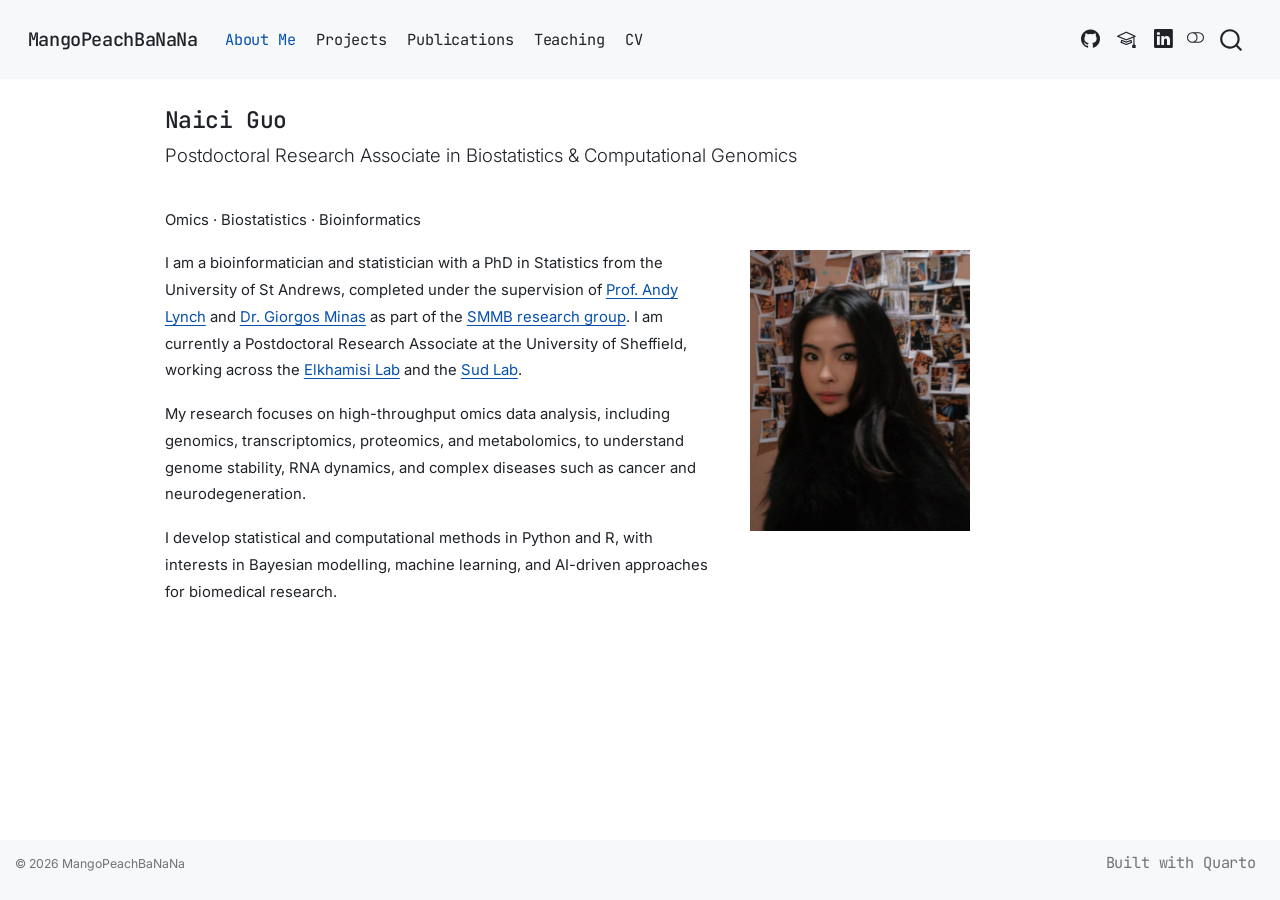
<file: index.html>
<!DOCTYPE html>
<html xmlns="http://www.w3.org/1999/xhtml" lang="en" xml:lang="en"><head>

<meta charset="utf-8">
<meta name="generator" content="quarto-1.8.27">

<meta name="viewport" content="width=device-width, initial-scale=1.0, user-scalable=yes">


<title>Naici Guo – MangoPeachBaNaNa</title>
<style>
code{white-space: pre-wrap;}
span.smallcaps{font-variant: small-caps;}
div.columns{display: flex; gap: min(4vw, 1.5em);}
div.column{flex: auto; overflow-x: auto;}
div.hanging-indent{margin-left: 1.5em; text-indent: -1.5em;}
ul.task-list{list-style: none;}
ul.task-list li input[type="checkbox"] {
  width: 0.8em;
  margin: 0 0.8em 0.2em -1em; /* quarto-specific, see https://github.com/quarto-dev/quarto-cli/issues/4556 */ 
  vertical-align: middle;
}
</style>


<script src="site_libs/quarto-nav/quarto-nav.js"></script>
<script src="site_libs/quarto-nav/headroom.min.js"></script>
<script src="site_libs/clipboard/clipboard.min.js"></script>
<script src="site_libs/quarto-search/autocomplete.umd.js"></script>
<script src="site_libs/quarto-search/fuse.min.js"></script>
<script src="site_libs/quarto-search/quarto-search.js"></script>
<meta name="quarto:offset" content="./">
<script src="site_libs/quarto-html/quarto.js" type="module"></script>
<script src="site_libs/quarto-html/tabsets/tabsets.js" type="module"></script>
<script src="site_libs/quarto-html/axe/axe-check.js" type="module"></script>
<script src="site_libs/quarto-html/popper.min.js"></script>
<script src="site_libs/quarto-html/tippy.umd.min.js"></script>
<script src="site_libs/quarto-html/anchor.min.js"></script>
<link href="site_libs/quarto-html/tippy.css" rel="stylesheet">
<link href="site_libs/quarto-html/quarto-syntax-highlighting-1db93ad564941799b89f6d85020963cd.css" rel="stylesheet" class="quarto-color-scheme" id="quarto-text-highlighting-styles">
<link href="site_libs/quarto-html/quarto-syntax-highlighting-dark-fd24eeb1afc0716289c82790ee1a7115.css" rel="stylesheet" class="quarto-color-scheme quarto-color-alternate" id="quarto-text-highlighting-styles">
<link href="site_libs/quarto-html/quarto-syntax-highlighting-1db93ad564941799b89f6d85020963cd.css" rel="stylesheet" class="quarto-color-scheme-extra" id="quarto-text-highlighting-styles">
<script src="site_libs/bootstrap/bootstrap.min.js"></script>
<link href="site_libs/bootstrap/bootstrap-icons.css" rel="stylesheet">
<link href="site_libs/bootstrap/bootstrap-f5eb65f6535cfbf44bdd7aae90d373fe.min.css" rel="stylesheet" append-hash="true" class="quarto-color-scheme" id="quarto-bootstrap" data-mode="light">
<link href="site_libs/bootstrap/bootstrap-dark-f8e4020b0d215e789e7d30422905dccf.min.css" rel="stylesheet" append-hash="true" class="quarto-color-scheme quarto-color-alternate" id="quarto-bootstrap" data-mode="dark">
<link href="site_libs/bootstrap/bootstrap-f5eb65f6535cfbf44bdd7aae90d373fe.min.css" rel="stylesheet" append-hash="true" class="quarto-color-scheme-extra" id="quarto-bootstrap" data-mode="light">
<script id="quarto-search-options" type="application/json">{
  "location": "navbar",
  "copy-button": false,
  "collapse-after": 3,
  "panel-placement": "end",
  "type": "overlay",
  "limit": 50,
  "keyboard-shortcut": [
    "f",
    "/",
    "s"
  ],
  "show-item-context": false,
  "language": {
    "search-no-results-text": "No results",
    "search-matching-documents-text": "matching documents",
    "search-copy-link-title": "Copy link to search",
    "search-hide-matches-text": "Hide additional matches",
    "search-more-match-text": "more match in this document",
    "search-more-matches-text": "more matches in this document",
    "search-clear-button-title": "Clear",
    "search-text-placeholder": "",
    "search-detached-cancel-button-title": "Cancel",
    "search-submit-button-title": "Submit",
    "search-label": "Search"
  }
}</script>
<style>html{ scroll-behavior: smooth; }</style>


<link rel="stylesheet" href="styles.css">
</head>

<body class="nav-fixed quarto-light"><script id="quarto-html-before-body" type="application/javascript">
    const toggleBodyColorMode = (bsSheetEl) => {
      const mode = bsSheetEl.getAttribute("data-mode");
      const bodyEl = window.document.querySelector("body");
      if (mode === "dark") {
        bodyEl.classList.add("quarto-dark");
        bodyEl.classList.remove("quarto-light");
      } else {
        bodyEl.classList.add("quarto-light");
        bodyEl.classList.remove("quarto-dark");
      }
    }
    const toggleBodyColorPrimary = () => {
      const bsSheetEl = window.document.querySelector("link#quarto-bootstrap:not([rel=disabled-stylesheet])");
      if (bsSheetEl) {
        toggleBodyColorMode(bsSheetEl);
      }
    }
    const setColorSchemeToggle = (alternate) => {
      const toggles = window.document.querySelectorAll('.quarto-color-scheme-toggle');
      for (let i=0; i < toggles.length; i++) {
        const toggle = toggles[i];
        if (toggle) {
          if (alternate) {
            toggle.classList.add("alternate");
          } else {
            toggle.classList.remove("alternate");
          }
        }
      }
    };
    const toggleColorMode = (alternate) => {
      // Switch the stylesheets
      const primaryStylesheets = window.document.querySelectorAll('link.quarto-color-scheme:not(.quarto-color-alternate)');
      const alternateStylesheets = window.document.querySelectorAll('link.quarto-color-scheme.quarto-color-alternate');
      manageTransitions('#quarto-margin-sidebar .nav-link', false);
      if (alternate) {
        // note: dark is layered on light, we don't disable primary!
        enableStylesheet(alternateStylesheets);
        for (const sheetNode of alternateStylesheets) {
          if (sheetNode.id === "quarto-bootstrap") {
            toggleBodyColorMode(sheetNode);
          }
        }
      } else {
        disableStylesheet(alternateStylesheets);
        enableStylesheet(primaryStylesheets)
        toggleBodyColorPrimary();
      }
      manageTransitions('#quarto-margin-sidebar .nav-link', true);
      // Switch the toggles
      setColorSchemeToggle(alternate)
      // Hack to workaround the fact that safari doesn't
      // properly recolor the scrollbar when toggling (#1455)
      if (navigator.userAgent.indexOf('Safari') > 0 && navigator.userAgent.indexOf('Chrome') == -1) {
        manageTransitions("body", false);
        window.scrollTo(0, 1);
        setTimeout(() => {
          window.scrollTo(0, 0);
          manageTransitions("body", true);
        }, 40);
      }
    }
    const disableStylesheet = (stylesheets) => {
      for (let i=0; i < stylesheets.length; i++) {
        const stylesheet = stylesheets[i];
        stylesheet.rel = 'disabled-stylesheet';
      }
    }
    const enableStylesheet = (stylesheets) => {
      for (let i=0; i < stylesheets.length; i++) {
        const stylesheet = stylesheets[i];
        if(stylesheet.rel !== 'stylesheet') { // for Chrome, which will still FOUC without this check
          stylesheet.rel = 'stylesheet';
        }
      }
    }
    const manageTransitions = (selector, allowTransitions) => {
      const els = window.document.querySelectorAll(selector);
      for (let i=0; i < els.length; i++) {
        const el = els[i];
        if (allowTransitions) {
          el.classList.remove('notransition');
        } else {
          el.classList.add('notransition');
        }
      }
    }
    const isFileUrl = () => {
      return window.location.protocol === 'file:';
    }
    const hasAlternateSentinel = () => {
      let styleSentinel = getColorSchemeSentinel();
      if (styleSentinel !== null) {
        return styleSentinel === "alternate";
      } else {
        return false;
      }
    }
    const setStyleSentinel = (alternate) => {
      const value = alternate ? "alternate" : "default";
      if (!isFileUrl()) {
        window.localStorage.setItem("quarto-color-scheme", value);
      } else {
        localAlternateSentinel = value;
      }
    }
    const getColorSchemeSentinel = () => {
      if (!isFileUrl()) {
        const storageValue = window.localStorage.getItem("quarto-color-scheme");
        return storageValue != null ? storageValue : localAlternateSentinel;
      } else {
        return localAlternateSentinel;
      }
    }
    const toggleGiscusIfUsed = (isAlternate, darkModeDefault) => {
      const baseTheme = document.querySelector('#giscus-base-theme')?.value ?? 'light';
      const alternateTheme = document.querySelector('#giscus-alt-theme')?.value ?? 'dark';
      let newTheme = '';
      if(authorPrefersDark) {
        newTheme = isAlternate ? baseTheme : alternateTheme;
      } else {
        newTheme = isAlternate ? alternateTheme : baseTheme;
      }
      const changeGiscusTheme = () => {
        // From: https://github.com/giscus/giscus/issues/336
        const sendMessage = (message) => {
          const iframe = document.querySelector('iframe.giscus-frame');
          if (!iframe) return;
          iframe.contentWindow.postMessage({ giscus: message }, 'https://giscus.app');
        }
        sendMessage({
          setConfig: {
            theme: newTheme
          }
        });
      }
      const isGiscussLoaded = window.document.querySelector('iframe.giscus-frame') !== null;
      if (isGiscussLoaded) {
        changeGiscusTheme();
      }
    };
    const authorPrefersDark = false;
    const queryPrefersDark = window.matchMedia('(prefers-color-scheme: dark)');
    const darkModeDefault = queryPrefersDark.matches;
      document.querySelector('link#quarto-text-highlighting-styles.quarto-color-scheme-extra').rel = 'disabled-stylesheet';
      document.querySelector('link#quarto-bootstrap.quarto-color-scheme-extra').rel = 'disabled-stylesheet';
    let localAlternateSentinel = darkModeDefault ? 'alternate' : 'default';
    // Dark / light mode switch
    window.quartoToggleColorScheme = () => {
      // Read the current dark / light value
      let toAlternate = !hasAlternateSentinel();
      toggleColorMode(toAlternate);
      setStyleSentinel(toAlternate);
      toggleGiscusIfUsed(toAlternate, darkModeDefault);
      window.dispatchEvent(new Event('resize'));
    };
    queryPrefersDark.addEventListener("change", e => {
      if(window.localStorage.getItem("quarto-color-scheme") !== null)
        return;
      const alternate = e.matches
      toggleColorMode(alternate);
      localAlternateSentinel = e.matches ? 'alternate' : 'default'; // this is used alongside local storage!
      toggleGiscusIfUsed(alternate, darkModeDefault);
    });
    // Switch to dark mode if need be
    if (hasAlternateSentinel()) {
      toggleColorMode(true);
    } else {
      toggleColorMode(false);
    }
  </script>

<div id="quarto-search-results"></div>
  <header id="quarto-header" class="headroom fixed-top">
    <nav class="navbar navbar-expand-lg " data-bs-theme="dark">
      <div class="navbar-container container-fluid">
      <div class="navbar-brand-container mx-auto">
    <a class="navbar-brand" href="./index.html">
    <span class="navbar-title">MangoPeachBaNaNa</span>
    </a>
  </div>
            <div id="quarto-search" class="" title="Search"></div>
          <button class="navbar-toggler" type="button" data-bs-toggle="collapse" data-bs-target="#navbarCollapse" aria-controls="navbarCollapse" role="menu" aria-expanded="false" aria-label="Toggle navigation" onclick="if (window.quartoToggleHeadroom) { window.quartoToggleHeadroom(); }">
  <span class="navbar-toggler-icon"></span>
</button>
          <div class="collapse navbar-collapse" id="navbarCollapse">
            <ul class="navbar-nav navbar-nav-scroll me-auto">
  <li class="nav-item">
    <a class="nav-link active" href="./index.html" aria-current="page"> 
<span class="menu-text">About Me</span></a>
  </li>  
  <li class="nav-item">
    <a class="nav-link" href="./projects.html"> 
<span class="menu-text">Projects</span></a>
  </li>  
  <li class="nav-item">
    <a class="nav-link" href="./publications.html"> 
<span class="menu-text">Publications</span></a>
  </li>  
  <li class="nav-item">
    <a class="nav-link" href="./teaching.html"> 
<span class="menu-text">Teaching</span></a>
  </li>  
  <li class="nav-item">
    <a class="nav-link" href="./CV.html"> 
<span class="menu-text">CV</span></a>
  </li>  
</ul>
            <ul class="navbar-nav navbar-nav-scroll ms-auto">
  <li class="nav-item compact">
    <a class="nav-link" href="https://github.com/MangoPeachBaNaNa"> <i class="bi bi-github" role="img">
</i> 
<span class="menu-text"></span></a>
  </li>  
  <li class="nav-item compact">
    <a class="nav-link" href="https://scholar.google.com/citations?user=-y4a2zUAAAAJ&amp;hl=en" target="_blank"> <i class="bi bi-mortarboard" role="img" aria-label="Google Scholar">
</i> 
<span class="menu-text"></span></a>
  </li>  
  <li class="nav-item compact">
    <a class="nav-link" href="https://www.linkedin.com/in/naici-guo/"> <i class="bi bi-linkedin" role="img">
</i> 
<span class="menu-text"></span></a>
  </li>  
</ul>
          </div> <!-- /navcollapse -->
            <div class="quarto-navbar-tools">
  <a href="" class="quarto-color-scheme-toggle quarto-navigation-tool  px-1" onclick="window.quartoToggleColorScheme(); return false;" title="Toggle dark mode"><i class="bi"></i></a>
</div>
      </div> <!-- /container-fluid -->
    </nav>
</header>
<!-- content -->
<div id="quarto-content" class="quarto-container page-columns page-rows-contents page-layout-article page-navbar">
<!-- sidebar -->
<!-- margin-sidebar -->
    <div id="quarto-margin-sidebar" class="sidebar margin-sidebar zindex-bottom">
        
    </div>
<!-- main -->
<main class="content" id="quarto-document-content">


<header id="title-block-header" class="quarto-title-block default">
<div class="quarto-title">
<h1 class="title">Naici Guo</h1>
<p class="subtitle lead">Postdoctoral Research Associate in Biostatistics &amp; Computational Genomics</p>
</div>



<div class="quarto-title-meta">

    
  
    
  </div>
  


</header>


<p>Omics · Biostatistics · Bioinformatics</p>
<div style="display: flex; gap: 2rem; align-items: flex-start;">
<div style="flex: 1;">
<p>I am a bioinformatician and statistician with a PhD in Statistics from the University of St Andrews, completed under the supervision of <a href="https://www.st-andrews.ac.uk/medicine/people/agl4/">Prof.&nbsp;Andy Lynch</a> and <a href="https://www.st-andrews.ac.uk/mathematics-statistics/people/gm256/">Dr.&nbsp;Giorgos Minas</a> as part of the <a href="https://smmb.wp.st-andrews.ac.uk/">SMMB research group</a>. I am currently a Postdoctoral Research Associate at the University of Sheffield, working across the <a href="https://www.elkhamisylab.com/">Elkhamisi Lab</a> and the <a href="https://www.sudlab.co.uk/">Sud Lab</a>.</p>
<p>My research focuses on high-throughput omics data analysis, including genomics, transcriptomics, proteomics, and metabolomics, to understand genome stability, RNA dynamics, and complex diseases such as cancer and neurodegeneration.</p>
<p>I develop statistical and computational methods in Python and R, with interests in Bayesian modelling, machine learning, and AI-driven approaches for biomedical research.</p>
</div>
<div style="flex: 0 0 220px;">
<p><img src="images/photo_me.png" class="img-fluid" width="220"></p>
</div>
</div>



</main> <!-- /main -->
<script id="quarto-html-after-body" type="application/javascript">
  window.document.addEventListener("DOMContentLoaded", function (event) {
    // Ensure there is a toggle, if there isn't float one in the top right
    if (window.document.querySelector('.quarto-color-scheme-toggle') === null) {
      const a = window.document.createElement('a');
      a.classList.add('top-right');
      a.classList.add('quarto-color-scheme-toggle');
      a.href = "";
      a.onclick = function() { try { window.quartoToggleColorScheme(); } catch {} return false; };
      const i = window.document.createElement("i");
      i.classList.add('bi');
      a.appendChild(i);
      window.document.body.appendChild(a);
    }
    setColorSchemeToggle(hasAlternateSentinel())
    const icon = "";
    const anchorJS = new window.AnchorJS();
    anchorJS.options = {
      placement: 'right',
      icon: icon
    };
    anchorJS.add('.anchored');
    const isCodeAnnotation = (el) => {
      for (const clz of el.classList) {
        if (clz.startsWith('code-annotation-')) {                     
          return true;
        }
      }
      return false;
    }
    const onCopySuccess = function(e) {
      // button target
      const button = e.trigger;
      // don't keep focus
      button.blur();
      // flash "checked"
      button.classList.add('code-copy-button-checked');
      var currentTitle = button.getAttribute("title");
      button.setAttribute("title", "Copied!");
      let tooltip;
      if (window.bootstrap) {
        button.setAttribute("data-bs-toggle", "tooltip");
        button.setAttribute("data-bs-placement", "left");
        button.setAttribute("data-bs-title", "Copied!");
        tooltip = new bootstrap.Tooltip(button, 
          { trigger: "manual", 
            customClass: "code-copy-button-tooltip",
            offset: [0, -8]});
        tooltip.show();    
      }
      setTimeout(function() {
        if (tooltip) {
          tooltip.hide();
          button.removeAttribute("data-bs-title");
          button.removeAttribute("data-bs-toggle");
          button.removeAttribute("data-bs-placement");
        }
        button.setAttribute("title", currentTitle);
        button.classList.remove('code-copy-button-checked');
      }, 1000);
      // clear code selection
      e.clearSelection();
    }
    const getTextToCopy = function(trigger) {
      const outerScaffold = trigger.parentElement.cloneNode(true);
      const codeEl = outerScaffold.querySelector('code');
      for (const childEl of codeEl.children) {
        if (isCodeAnnotation(childEl)) {
          childEl.remove();
        }
      }
      return codeEl.innerText;
    }
    const clipboard = new window.ClipboardJS('.code-copy-button:not([data-in-quarto-modal])', {
      text: getTextToCopy
    });
    clipboard.on('success', onCopySuccess);
    if (window.document.getElementById('quarto-embedded-source-code-modal')) {
      const clipboardModal = new window.ClipboardJS('.code-copy-button[data-in-quarto-modal]', {
        text: getTextToCopy,
        container: window.document.getElementById('quarto-embedded-source-code-modal')
      });
      clipboardModal.on('success', onCopySuccess);
    }
      var localhostRegex = new RegExp(/^(?:http|https):\/\/localhost\:?[0-9]*\//);
      var mailtoRegex = new RegExp(/^mailto:/);
        var filterRegex = new RegExp("https:\/\/MangoPeachBaNaNa\.github\.io");
      var isInternal = (href) => {
          return filterRegex.test(href) || localhostRegex.test(href) || mailtoRegex.test(href);
      }
      // Inspect non-navigation links and adorn them if external
     var links = window.document.querySelectorAll('a[href]:not(.nav-link):not(.navbar-brand):not(.toc-action):not(.sidebar-link):not(.sidebar-item-toggle):not(.pagination-link):not(.no-external):not([aria-hidden]):not(.dropdown-item):not(.quarto-navigation-tool):not(.about-link)');
      for (var i=0; i<links.length; i++) {
        const link = links[i];
        if (!isInternal(link.href)) {
          // undo the damage that might have been done by quarto-nav.js in the case of
          // links that we want to consider external
          if (link.dataset.originalHref !== undefined) {
            link.href = link.dataset.originalHref;
          }
        }
      }
    function tippyHover(el, contentFn, onTriggerFn, onUntriggerFn) {
      const config = {
        allowHTML: true,
        maxWidth: 500,
        delay: 100,
        arrow: false,
        appendTo: function(el) {
            return el.parentElement;
        },
        interactive: true,
        interactiveBorder: 10,
        theme: 'quarto',
        placement: 'bottom-start',
      };
      if (contentFn) {
        config.content = contentFn;
      }
      if (onTriggerFn) {
        config.onTrigger = onTriggerFn;
      }
      if (onUntriggerFn) {
        config.onUntrigger = onUntriggerFn;
      }
      window.tippy(el, config); 
    }
    const noterefs = window.document.querySelectorAll('a[role="doc-noteref"]');
    for (var i=0; i<noterefs.length; i++) {
      const ref = noterefs[i];
      tippyHover(ref, function() {
        // use id or data attribute instead here
        let href = ref.getAttribute('data-footnote-href') || ref.getAttribute('href');
        try { href = new URL(href).hash; } catch {}
        const id = href.replace(/^#\/?/, "");
        const note = window.document.getElementById(id);
        if (note) {
          return note.innerHTML;
        } else {
          return "";
        }
      });
    }
    const xrefs = window.document.querySelectorAll('a.quarto-xref');
    const processXRef = (id, note) => {
      // Strip column container classes
      const stripColumnClz = (el) => {
        el.classList.remove("page-full", "page-columns");
        if (el.children) {
          for (const child of el.children) {
            stripColumnClz(child);
          }
        }
      }
      stripColumnClz(note)
      if (id === null || id.startsWith('sec-')) {
        // Special case sections, only their first couple elements
        const container = document.createElement("div");
        if (note.children && note.children.length > 2) {
          container.appendChild(note.children[0].cloneNode(true));
          for (let i = 1; i < note.children.length; i++) {
            const child = note.children[i];
            if (child.tagName === "P" && child.innerText === "") {
              continue;
            } else {
              container.appendChild(child.cloneNode(true));
              break;
            }
          }
          if (window.Quarto?.typesetMath) {
            window.Quarto.typesetMath(container);
          }
          return container.innerHTML
        } else {
          if (window.Quarto?.typesetMath) {
            window.Quarto.typesetMath(note);
          }
          return note.innerHTML;
        }
      } else {
        // Remove any anchor links if they are present
        const anchorLink = note.querySelector('a.anchorjs-link');
        if (anchorLink) {
          anchorLink.remove();
        }
        if (window.Quarto?.typesetMath) {
          window.Quarto.typesetMath(note);
        }
        if (note.classList.contains("callout")) {
          return note.outerHTML;
        } else {
          return note.innerHTML;
        }
      }
    }
    for (var i=0; i<xrefs.length; i++) {
      const xref = xrefs[i];
      tippyHover(xref, undefined, function(instance) {
        instance.disable();
        let url = xref.getAttribute('href');
        let hash = undefined; 
        if (url.startsWith('#')) {
          hash = url;
        } else {
          try { hash = new URL(url).hash; } catch {}
        }
        if (hash) {
          const id = hash.replace(/^#\/?/, "");
          const note = window.document.getElementById(id);
          if (note !== null) {
            try {
              const html = processXRef(id, note.cloneNode(true));
              instance.setContent(html);
            } finally {
              instance.enable();
              instance.show();
            }
          } else {
            // See if we can fetch this
            fetch(url.split('#')[0])
            .then(res => res.text())
            .then(html => {
              const parser = new DOMParser();
              const htmlDoc = parser.parseFromString(html, "text/html");
              const note = htmlDoc.getElementById(id);
              if (note !== null) {
                const html = processXRef(id, note);
                instance.setContent(html);
              } 
            }).finally(() => {
              instance.enable();
              instance.show();
            });
          }
        } else {
          // See if we can fetch a full url (with no hash to target)
          // This is a special case and we should probably do some content thinning / targeting
          fetch(url)
          .then(res => res.text())
          .then(html => {
            const parser = new DOMParser();
            const htmlDoc = parser.parseFromString(html, "text/html");
            const note = htmlDoc.querySelector('main.content');
            if (note !== null) {
              // This should only happen for chapter cross references
              // (since there is no id in the URL)
              // remove the first header
              if (note.children.length > 0 && note.children[0].tagName === "HEADER") {
                note.children[0].remove();
              }
              const html = processXRef(null, note);
              instance.setContent(html);
            } 
          }).finally(() => {
            instance.enable();
            instance.show();
          });
        }
      }, function(instance) {
      });
    }
        let selectedAnnoteEl;
        const selectorForAnnotation = ( cell, annotation) => {
          let cellAttr = 'data-code-cell="' + cell + '"';
          let lineAttr = 'data-code-annotation="' +  annotation + '"';
          const selector = 'span[' + cellAttr + '][' + lineAttr + ']';
          return selector;
        }
        const selectCodeLines = (annoteEl) => {
          const doc = window.document;
          const targetCell = annoteEl.getAttribute("data-target-cell");
          const targetAnnotation = annoteEl.getAttribute("data-target-annotation");
          const annoteSpan = window.document.querySelector(selectorForAnnotation(targetCell, targetAnnotation));
          const lines = annoteSpan.getAttribute("data-code-lines").split(",");
          const lineIds = lines.map((line) => {
            return targetCell + "-" + line;
          })
          let top = null;
          let height = null;
          let parent = null;
          if (lineIds.length > 0) {
              //compute the position of the single el (top and bottom and make a div)
              const el = window.document.getElementById(lineIds[0]);
              top = el.offsetTop;
              height = el.offsetHeight;
              parent = el.parentElement.parentElement;
            if (lineIds.length > 1) {
              const lastEl = window.document.getElementById(lineIds[lineIds.length - 1]);
              const bottom = lastEl.offsetTop + lastEl.offsetHeight;
              height = bottom - top;
            }
            if (top !== null && height !== null && parent !== null) {
              // cook up a div (if necessary) and position it 
              let div = window.document.getElementById("code-annotation-line-highlight");
              if (div === null) {
                div = window.document.createElement("div");
                div.setAttribute("id", "code-annotation-line-highlight");
                div.style.position = 'absolute';
                parent.appendChild(div);
              }
              div.style.top = top - 2 + "px";
              div.style.height = height + 4 + "px";
              div.style.left = 0;
              let gutterDiv = window.document.getElementById("code-annotation-line-highlight-gutter");
              if (gutterDiv === null) {
                gutterDiv = window.document.createElement("div");
                gutterDiv.setAttribute("id", "code-annotation-line-highlight-gutter");
                gutterDiv.style.position = 'absolute';
                const codeCell = window.document.getElementById(targetCell);
                const gutter = codeCell.querySelector('.code-annotation-gutter');
                gutter.appendChild(gutterDiv);
              }
              gutterDiv.style.top = top - 2 + "px";
              gutterDiv.style.height = height + 4 + "px";
            }
            selectedAnnoteEl = annoteEl;
          }
        };
        const unselectCodeLines = () => {
          const elementsIds = ["code-annotation-line-highlight", "code-annotation-line-highlight-gutter"];
          elementsIds.forEach((elId) => {
            const div = window.document.getElementById(elId);
            if (div) {
              div.remove();
            }
          });
          selectedAnnoteEl = undefined;
        };
          // Handle positioning of the toggle
      window.addEventListener(
        "resize",
        throttle(() => {
          elRect = undefined;
          if (selectedAnnoteEl) {
            selectCodeLines(selectedAnnoteEl);
          }
        }, 10)
      );
      function throttle(fn, ms) {
      let throttle = false;
      let timer;
        return (...args) => {
          if(!throttle) { // first call gets through
              fn.apply(this, args);
              throttle = true;
          } else { // all the others get throttled
              if(timer) clearTimeout(timer); // cancel #2
              timer = setTimeout(() => {
                fn.apply(this, args);
                timer = throttle = false;
              }, ms);
          }
        };
      }
        // Attach click handler to the DT
        const annoteDls = window.document.querySelectorAll('dt[data-target-cell]');
        for (const annoteDlNode of annoteDls) {
          annoteDlNode.addEventListener('click', (event) => {
            const clickedEl = event.target;
            if (clickedEl !== selectedAnnoteEl) {
              unselectCodeLines();
              const activeEl = window.document.querySelector('dt[data-target-cell].code-annotation-active');
              if (activeEl) {
                activeEl.classList.remove('code-annotation-active');
              }
              selectCodeLines(clickedEl);
              clickedEl.classList.add('code-annotation-active');
            } else {
              // Unselect the line
              unselectCodeLines();
              clickedEl.classList.remove('code-annotation-active');
            }
          });
        }
    const findCites = (el) => {
      const parentEl = el.parentElement;
      if (parentEl) {
        const cites = parentEl.dataset.cites;
        if (cites) {
          return {
            el,
            cites: cites.split(' ')
          };
        } else {
          return findCites(el.parentElement)
        }
      } else {
        return undefined;
      }
    };
    var bibliorefs = window.document.querySelectorAll('a[role="doc-biblioref"]');
    for (var i=0; i<bibliorefs.length; i++) {
      const ref = bibliorefs[i];
      const citeInfo = findCites(ref);
      if (citeInfo) {
        tippyHover(citeInfo.el, function() {
          var popup = window.document.createElement('div');
          citeInfo.cites.forEach(function(cite) {
            var citeDiv = window.document.createElement('div');
            citeDiv.classList.add('hanging-indent');
            citeDiv.classList.add('csl-entry');
            var biblioDiv = window.document.getElementById('ref-' + cite);
            if (biblioDiv) {
              citeDiv.innerHTML = biblioDiv.innerHTML;
            }
            popup.appendChild(citeDiv);
          });
          return popup.innerHTML;
        });
      }
    }
  });
  </script>
</div> <!-- /content -->
<footer class="footer">
  <div class="nav-footer">
    <div class="nav-footer-left">
<p>© 2026 MangoPeachBaNaNa</p>
</div>   
    <div class="nav-footer-center">
      &nbsp;
    </div>
    <div class="nav-footer-right">
      <ul class="footer-items list-unstyled">
    <li class="nav-item">
    <a class="nav-link" href="https://quarto.org">
<p>Built with Quarto</p>
</a>
  </li>  
</ul>
    </div>
  </div>
</footer>




<script src="site_libs/quarto-html/zenscroll-min.js"></script>
</body></html>
</file>
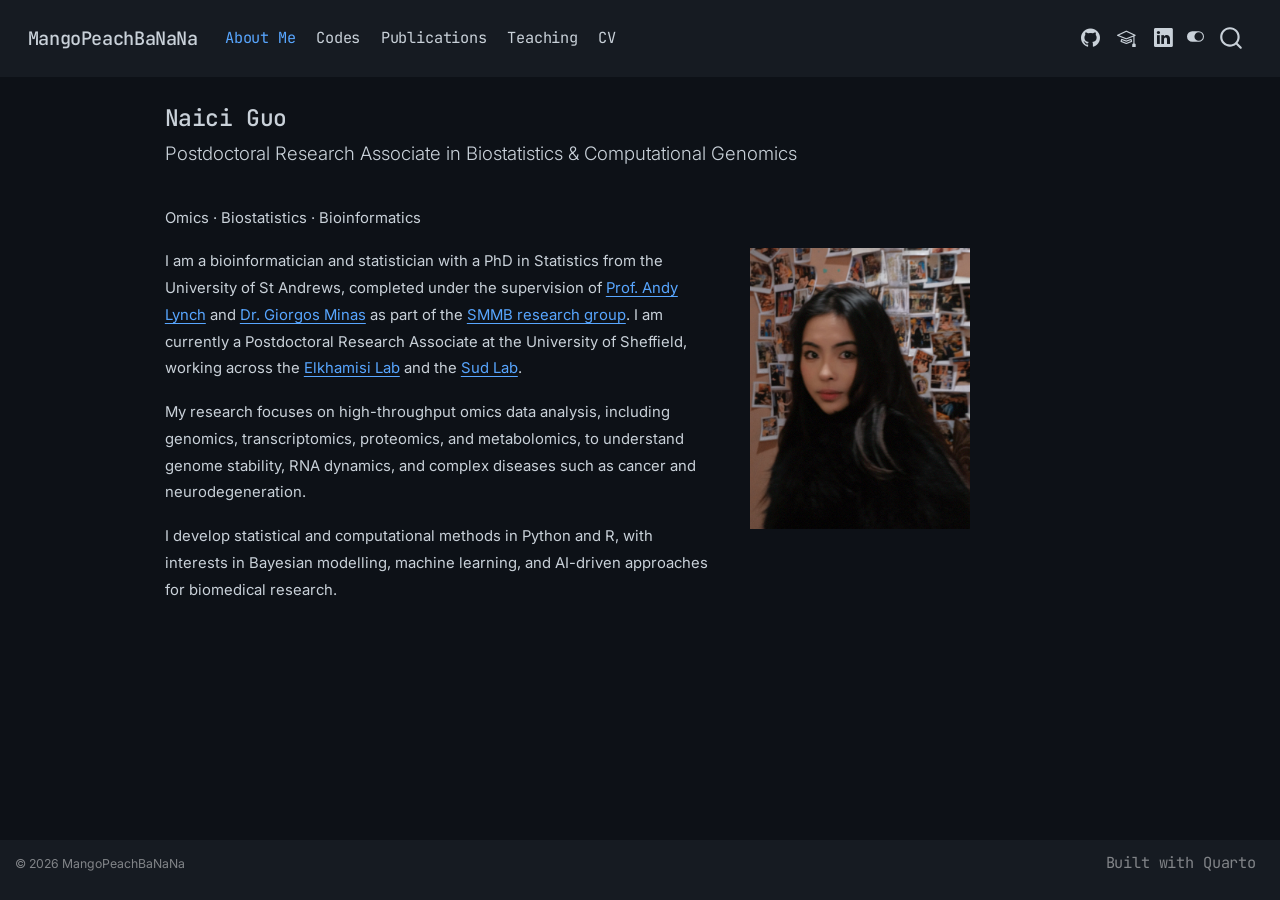
<file: docs/index.html>
<!DOCTYPE html>
<html xmlns="http://www.w3.org/1999/xhtml" lang="en" xml:lang="en"><head>

<meta charset="utf-8">
<meta name="generator" content="quarto-1.8.27">

<meta name="viewport" content="width=device-width, initial-scale=1.0, user-scalable=yes">


<title>Naici Guo – MangoPeachBaNaNa</title>
<style>
code{white-space: pre-wrap;}
span.smallcaps{font-variant: small-caps;}
div.columns{display: flex; gap: min(4vw, 1.5em);}
div.column{flex: auto; overflow-x: auto;}
div.hanging-indent{margin-left: 1.5em; text-indent: -1.5em;}
ul.task-list{list-style: none;}
ul.task-list li input[type="checkbox"] {
  width: 0.8em;
  margin: 0 0.8em 0.2em -1em; /* quarto-specific, see https://github.com/quarto-dev/quarto-cli/issues/4556 */ 
  vertical-align: middle;
}
</style>


<script src="site_libs/quarto-nav/quarto-nav.js"></script>
<script src="site_libs/quarto-nav/headroom.min.js"></script>
<script src="site_libs/clipboard/clipboard.min.js"></script>
<script src="site_libs/quarto-search/autocomplete.umd.js"></script>
<script src="site_libs/quarto-search/fuse.min.js"></script>
<script src="site_libs/quarto-search/quarto-search.js"></script>
<meta name="quarto:offset" content="./">
<script src="site_libs/quarto-html/quarto.js" type="module"></script>
<script src="site_libs/quarto-html/tabsets/tabsets.js" type="module"></script>
<script src="site_libs/quarto-html/axe/axe-check.js" type="module"></script>
<script src="site_libs/quarto-html/popper.min.js"></script>
<script src="site_libs/quarto-html/tippy.umd.min.js"></script>
<script src="site_libs/quarto-html/anchor.min.js"></script>
<link href="site_libs/quarto-html/tippy.css" rel="stylesheet">
<link href="site_libs/quarto-html/quarto-syntax-highlighting-1db93ad564941799b89f6d85020963cd.css" rel="stylesheet" class="quarto-color-scheme" id="quarto-text-highlighting-styles">
<link href="site_libs/quarto-html/quarto-syntax-highlighting-dark-fd24eeb1afc0716289c82790ee1a7115.css" rel="stylesheet" class="quarto-color-scheme quarto-color-alternate" id="quarto-text-highlighting-styles">
<script src="site_libs/bootstrap/bootstrap.min.js"></script>
<link href="site_libs/bootstrap/bootstrap-icons.css" rel="stylesheet">
<link href="site_libs/bootstrap/bootstrap-f5eb65f6535cfbf44bdd7aae90d373fe.min.css" rel="stylesheet" append-hash="true" class="quarto-color-scheme" id="quarto-bootstrap" data-mode="light">
<link href="site_libs/bootstrap/bootstrap-dark-f8e4020b0d215e789e7d30422905dccf.min.css" rel="stylesheet" append-hash="true" class="quarto-color-scheme quarto-color-alternate" id="quarto-bootstrap" data-mode="dark">
<script id="quarto-search-options" type="application/json">{
  "location": "navbar",
  "copy-button": false,
  "collapse-after": 3,
  "panel-placement": "end",
  "type": "overlay",
  "limit": 50,
  "keyboard-shortcut": [
    "f",
    "/",
    "s"
  ],
  "show-item-context": false,
  "language": {
    "search-no-results-text": "No results",
    "search-matching-documents-text": "matching documents",
    "search-copy-link-title": "Copy link to search",
    "search-hide-matches-text": "Hide additional matches",
    "search-more-match-text": "more match in this document",
    "search-more-matches-text": "more matches in this document",
    "search-clear-button-title": "Clear",
    "search-text-placeholder": "",
    "search-detached-cancel-button-title": "Cancel",
    "search-submit-button-title": "Submit",
    "search-label": "Search"
  }
}</script>
<style>html{ scroll-behavior: smooth; }</style>


<link rel="stylesheet" href="styles.css">
</head>

<body class="nav-fixed quarto-dark"><script id="quarto-html-before-body" type="application/javascript">
    const toggleBodyColorMode = (bsSheetEl) => {
      const mode = bsSheetEl.getAttribute("data-mode");
      const bodyEl = window.document.querySelector("body");
      if (mode === "dark") {
        bodyEl.classList.add("quarto-dark");
        bodyEl.classList.remove("quarto-light");
      } else {
        bodyEl.classList.add("quarto-light");
        bodyEl.classList.remove("quarto-dark");
      }
    }
    const toggleBodyColorPrimary = () => {
      const bsSheetEl = window.document.querySelector("link#quarto-bootstrap:not([rel=disabled-stylesheet])");
      if (bsSheetEl) {
        toggleBodyColorMode(bsSheetEl);
      }
    }
    const setColorSchemeToggle = (alternate) => {
      const toggles = window.document.querySelectorAll('.quarto-color-scheme-toggle');
      for (let i=0; i < toggles.length; i++) {
        const toggle = toggles[i];
        if (toggle) {
          if (alternate) {
            toggle.classList.add("alternate");
          } else {
            toggle.classList.remove("alternate");
          }
        }
      }
    };
    const toggleColorMode = (alternate) => {
      // Switch the stylesheets
      const primaryStylesheets = window.document.querySelectorAll('link.quarto-color-scheme:not(.quarto-color-alternate)');
      const alternateStylesheets = window.document.querySelectorAll('link.quarto-color-scheme.quarto-color-alternate');
      manageTransitions('#quarto-margin-sidebar .nav-link', false);
      if (alternate) {
        // note: dark is layered on light, we don't disable primary!
        enableStylesheet(alternateStylesheets);
        for (const sheetNode of alternateStylesheets) {
          if (sheetNode.id === "quarto-bootstrap") {
            toggleBodyColorMode(sheetNode);
          }
        }
      } else {
        disableStylesheet(alternateStylesheets);
        enableStylesheet(primaryStylesheets)
        toggleBodyColorPrimary();
      }
      manageTransitions('#quarto-margin-sidebar .nav-link', true);
      // Switch the toggles
      setColorSchemeToggle(alternate)
      // Hack to workaround the fact that safari doesn't
      // properly recolor the scrollbar when toggling (#1455)
      if (navigator.userAgent.indexOf('Safari') > 0 && navigator.userAgent.indexOf('Chrome') == -1) {
        manageTransitions("body", false);
        window.scrollTo(0, 1);
        setTimeout(() => {
          window.scrollTo(0, 0);
          manageTransitions("body", true);
        }, 40);
      }
    }
    const disableStylesheet = (stylesheets) => {
      for (let i=0; i < stylesheets.length; i++) {
        const stylesheet = stylesheets[i];
        stylesheet.rel = 'disabled-stylesheet';
      }
    }
    const enableStylesheet = (stylesheets) => {
      for (let i=0; i < stylesheets.length; i++) {
        const stylesheet = stylesheets[i];
        if(stylesheet.rel !== 'stylesheet') { // for Chrome, which will still FOUC without this check
          stylesheet.rel = 'stylesheet';
        }
      }
    }
    const manageTransitions = (selector, allowTransitions) => {
      const els = window.document.querySelectorAll(selector);
      for (let i=0; i < els.length; i++) {
        const el = els[i];
        if (allowTransitions) {
          el.classList.remove('notransition');
        } else {
          el.classList.add('notransition');
        }
      }
    }
    const isFileUrl = () => {
      return window.location.protocol === 'file:';
    }
    const hasAlternateSentinel = () => {
      let styleSentinel = getColorSchemeSentinel();
      if (styleSentinel !== null) {
        return styleSentinel === "alternate";
      } else {
        return false;
      }
    }
    const setStyleSentinel = (alternate) => {
      const value = alternate ? "alternate" : "default";
      if (!isFileUrl()) {
        window.localStorage.setItem("quarto-color-scheme", value);
      } else {
        localAlternateSentinel = value;
      }
    }
    const getColorSchemeSentinel = () => {
      if (!isFileUrl()) {
        const storageValue = window.localStorage.getItem("quarto-color-scheme");
        return storageValue != null ? storageValue : localAlternateSentinel;
      } else {
        return localAlternateSentinel;
      }
    }
    const toggleGiscusIfUsed = (isAlternate, darkModeDefault) => {
      const baseTheme = document.querySelector('#giscus-base-theme')?.value ?? 'light';
      const alternateTheme = document.querySelector('#giscus-alt-theme')?.value ?? 'dark';
      let newTheme = '';
      if(authorPrefersDark) {
        newTheme = isAlternate ? baseTheme : alternateTheme;
      } else {
        newTheme = isAlternate ? alternateTheme : baseTheme;
      }
      const changeGiscusTheme = () => {
        // From: https://github.com/giscus/giscus/issues/336
        const sendMessage = (message) => {
          const iframe = document.querySelector('iframe.giscus-frame');
          if (!iframe) return;
          iframe.contentWindow.postMessage({ giscus: message }, 'https://giscus.app');
        }
        sendMessage({
          setConfig: {
            theme: newTheme
          }
        });
      }
      const isGiscussLoaded = window.document.querySelector('iframe.giscus-frame') !== null;
      if (isGiscussLoaded) {
        changeGiscusTheme();
      }
    };
    const authorPrefersDark = true;
    const darkModeDefault = authorPrefersDark;
    let localAlternateSentinel = darkModeDefault ? 'alternate' : 'default';
    // Dark / light mode switch
    window.quartoToggleColorScheme = () => {
      // Read the current dark / light value
      let toAlternate = !hasAlternateSentinel();
      toggleColorMode(toAlternate);
      setStyleSentinel(toAlternate);
      toggleGiscusIfUsed(toAlternate, darkModeDefault);
      window.dispatchEvent(new Event('resize'));
    };
    // Switch to dark mode if need be
    if (hasAlternateSentinel()) {
      toggleColorMode(true);
    } else {
      toggleColorMode(false);
    }
  </script>

<div id="quarto-search-results"></div>
  <header id="quarto-header" class="headroom fixed-top">
    <nav class="navbar navbar-expand-lg " data-bs-theme="dark">
      <div class="navbar-container container-fluid">
      <div class="navbar-brand-container mx-auto">
    <a class="navbar-brand" href="./index.html">
    <span class="navbar-title">MangoPeachBaNaNa</span>
    </a>
  </div>
            <div id="quarto-search" class="" title="Search"></div>
          <button class="navbar-toggler" type="button" data-bs-toggle="collapse" data-bs-target="#navbarCollapse" aria-controls="navbarCollapse" role="menu" aria-expanded="false" aria-label="Toggle navigation" onclick="if (window.quartoToggleHeadroom) { window.quartoToggleHeadroom(); }">
  <span class="navbar-toggler-icon"></span>
</button>
          <div class="collapse navbar-collapse" id="navbarCollapse">
            <ul class="navbar-nav navbar-nav-scroll me-auto">
  <li class="nav-item">
    <a class="nav-link active" href="./index.html" aria-current="page"> 
<span class="menu-text">About Me</span></a>
  </li>  
  <li class="nav-item">
    <a class="nav-link" href="./projects.html"> 
<span class="menu-text">Codes</span></a>
  </li>  
  <li class="nav-item">
    <a class="nav-link" href="./publications.html"> 
<span class="menu-text">Publications</span></a>
  </li>  
  <li class="nav-item">
    <a class="nav-link" href="./teaching.html"> 
<span class="menu-text">Teaching</span></a>
  </li>  
  <li class="nav-item">
    <a class="nav-link" href="./CV.html"> 
<span class="menu-text">CV</span></a>
  </li>  
</ul>
            <ul class="navbar-nav navbar-nav-scroll ms-auto">
  <li class="nav-item compact">
    <a class="nav-link" href="https://github.com/MangoPeachBaNaNa"> <i class="bi bi-github" role="img">
</i> 
<span class="menu-text"></span></a>
  </li>  
  <li class="nav-item compact">
    <a class="nav-link" href="https://scholar.google.com/citations?user=-y4a2zUAAAAJ&amp;hl=en" target="_blank"> <i class="bi bi-mortarboard" role="img" aria-label="Google Scholar">
</i> 
<span class="menu-text"></span></a>
  </li>  
  <li class="nav-item compact">
    <a class="nav-link" href="https://www.linkedin.com/in/naici-guo/"> <i class="bi bi-linkedin" role="img">
</i> 
<span class="menu-text"></span></a>
  </li>  
</ul>
          </div> <!-- /navcollapse -->
            <div class="quarto-navbar-tools">
  <a href="" class="quarto-color-scheme-toggle quarto-navigation-tool  px-1" onclick="window.quartoToggleColorScheme(); return false;" title="Toggle dark mode"><i class="bi"></i></a>
</div>
      </div> <!-- /container-fluid -->
    </nav>
</header>
<!-- content -->
<div id="quarto-content" class="quarto-container page-columns page-rows-contents page-layout-article page-navbar">
<!-- sidebar -->
<!-- margin-sidebar -->
    <div id="quarto-margin-sidebar" class="sidebar margin-sidebar zindex-bottom">
        
    </div>
<!-- main -->
<main class="content" id="quarto-document-content">


<header id="title-block-header" class="quarto-title-block default">
<div class="quarto-title">
<h1 class="title">Naici Guo</h1>
<p class="subtitle lead">Postdoctoral Research Associate in Biostatistics &amp; Computational Genomics</p>
</div>



<div class="quarto-title-meta">

    
  
    
  </div>
  


</header>


<p>Omics · Biostatistics · Bioinformatics</p>
<div style="display: flex; gap: 2rem; align-items: flex-start;">
<div style="flex: 1;">
<p>I am a bioinformatician and statistician with a PhD in Statistics from the University of St Andrews, completed under the supervision of <a href="https://www.st-andrews.ac.uk/medicine/people/agl4/">Prof.&nbsp;Andy Lynch</a> and <a href="https://www.st-andrews.ac.uk/mathematics-statistics/people/gm256/">Dr.&nbsp;Giorgos Minas</a> as part of the <a href="https://smmb.wp.st-andrews.ac.uk/">SMMB research group</a>. I am currently a Postdoctoral Research Associate at the University of Sheffield, working across the <a href="https://www.elkhamisylab.com/">Elkhamisi Lab</a> and the <a href="https://www.sudlab.co.uk/">Sud Lab</a>.</p>
<p>My research focuses on high-throughput omics data analysis, including genomics, transcriptomics, proteomics, and metabolomics, to understand genome stability, RNA dynamics, and complex diseases such as cancer and neurodegeneration.</p>
<p>I develop statistical and computational methods in Python and R, with interests in Bayesian modelling, machine learning, and AI-driven approaches for biomedical research.</p>
</div>
<div style="flex: 0 0 220px;">
<p><img src="images/photo_me.png" class="img-fluid" width="220"></p>
</div>
</div>



</main> <!-- /main -->
<script id="quarto-html-after-body" type="application/javascript">
  window.document.addEventListener("DOMContentLoaded", function (event) {
    // Ensure there is a toggle, if there isn't float one in the top right
    if (window.document.querySelector('.quarto-color-scheme-toggle') === null) {
      const a = window.document.createElement('a');
      a.classList.add('top-right');
      a.classList.add('quarto-color-scheme-toggle');
      a.href = "";
      a.onclick = function() { try { window.quartoToggleColorScheme(); } catch {} return false; };
      const i = window.document.createElement("i");
      i.classList.add('bi');
      a.appendChild(i);
      window.document.body.appendChild(a);
    }
    setColorSchemeToggle(hasAlternateSentinel())
    const icon = "";
    const anchorJS = new window.AnchorJS();
    anchorJS.options = {
      placement: 'right',
      icon: icon
    };
    anchorJS.add('.anchored');
    const isCodeAnnotation = (el) => {
      for (const clz of el.classList) {
        if (clz.startsWith('code-annotation-')) {                     
          return true;
        }
      }
      return false;
    }
    const onCopySuccess = function(e) {
      // button target
      const button = e.trigger;
      // don't keep focus
      button.blur();
      // flash "checked"
      button.classList.add('code-copy-button-checked');
      var currentTitle = button.getAttribute("title");
      button.setAttribute("title", "Copied!");
      let tooltip;
      if (window.bootstrap) {
        button.setAttribute("data-bs-toggle", "tooltip");
        button.setAttribute("data-bs-placement", "left");
        button.setAttribute("data-bs-title", "Copied!");
        tooltip = new bootstrap.Tooltip(button, 
          { trigger: "manual", 
            customClass: "code-copy-button-tooltip",
            offset: [0, -8]});
        tooltip.show();    
      }
      setTimeout(function() {
        if (tooltip) {
          tooltip.hide();
          button.removeAttribute("data-bs-title");
          button.removeAttribute("data-bs-toggle");
          button.removeAttribute("data-bs-placement");
        }
        button.setAttribute("title", currentTitle);
        button.classList.remove('code-copy-button-checked');
      }, 1000);
      // clear code selection
      e.clearSelection();
    }
    const getTextToCopy = function(trigger) {
      const outerScaffold = trigger.parentElement.cloneNode(true);
      const codeEl = outerScaffold.querySelector('code');
      for (const childEl of codeEl.children) {
        if (isCodeAnnotation(childEl)) {
          childEl.remove();
        }
      }
      return codeEl.innerText;
    }
    const clipboard = new window.ClipboardJS('.code-copy-button:not([data-in-quarto-modal])', {
      text: getTextToCopy
    });
    clipboard.on('success', onCopySuccess);
    if (window.document.getElementById('quarto-embedded-source-code-modal')) {
      const clipboardModal = new window.ClipboardJS('.code-copy-button[data-in-quarto-modal]', {
        text: getTextToCopy,
        container: window.document.getElementById('quarto-embedded-source-code-modal')
      });
      clipboardModal.on('success', onCopySuccess);
    }
      var localhostRegex = new RegExp(/^(?:http|https):\/\/localhost\:?[0-9]*\//);
      var mailtoRegex = new RegExp(/^mailto:/);
        var filterRegex = new RegExp("https:\/\/MangoPeachBaNaNa\.github\.io");
      var isInternal = (href) => {
          return filterRegex.test(href) || localhostRegex.test(href) || mailtoRegex.test(href);
      }
      // Inspect non-navigation links and adorn them if external
     var links = window.document.querySelectorAll('a[href]:not(.nav-link):not(.navbar-brand):not(.toc-action):not(.sidebar-link):not(.sidebar-item-toggle):not(.pagination-link):not(.no-external):not([aria-hidden]):not(.dropdown-item):not(.quarto-navigation-tool):not(.about-link)');
      for (var i=0; i<links.length; i++) {
        const link = links[i];
        if (!isInternal(link.href)) {
          // undo the damage that might have been done by quarto-nav.js in the case of
          // links that we want to consider external
          if (link.dataset.originalHref !== undefined) {
            link.href = link.dataset.originalHref;
          }
        }
      }
    function tippyHover(el, contentFn, onTriggerFn, onUntriggerFn) {
      const config = {
        allowHTML: true,
        maxWidth: 500,
        delay: 100,
        arrow: false,
        appendTo: function(el) {
            return el.parentElement;
        },
        interactive: true,
        interactiveBorder: 10,
        theme: 'quarto',
        placement: 'bottom-start',
      };
      if (contentFn) {
        config.content = contentFn;
      }
      if (onTriggerFn) {
        config.onTrigger = onTriggerFn;
      }
      if (onUntriggerFn) {
        config.onUntrigger = onUntriggerFn;
      }
      window.tippy(el, config); 
    }
    const noterefs = window.document.querySelectorAll('a[role="doc-noteref"]');
    for (var i=0; i<noterefs.length; i++) {
      const ref = noterefs[i];
      tippyHover(ref, function() {
        // use id or data attribute instead here
        let href = ref.getAttribute('data-footnote-href') || ref.getAttribute('href');
        try { href = new URL(href).hash; } catch {}
        const id = href.replace(/^#\/?/, "");
        const note = window.document.getElementById(id);
        if (note) {
          return note.innerHTML;
        } else {
          return "";
        }
      });
    }
    const xrefs = window.document.querySelectorAll('a.quarto-xref');
    const processXRef = (id, note) => {
      // Strip column container classes
      const stripColumnClz = (el) => {
        el.classList.remove("page-full", "page-columns");
        if (el.children) {
          for (const child of el.children) {
            stripColumnClz(child);
          }
        }
      }
      stripColumnClz(note)
      if (id === null || id.startsWith('sec-')) {
        // Special case sections, only their first couple elements
        const container = document.createElement("div");
        if (note.children && note.children.length > 2) {
          container.appendChild(note.children[0].cloneNode(true));
          for (let i = 1; i < note.children.length; i++) {
            const child = note.children[i];
            if (child.tagName === "P" && child.innerText === "") {
              continue;
            } else {
              container.appendChild(child.cloneNode(true));
              break;
            }
          }
          if (window.Quarto?.typesetMath) {
            window.Quarto.typesetMath(container);
          }
          return container.innerHTML
        } else {
          if (window.Quarto?.typesetMath) {
            window.Quarto.typesetMath(note);
          }
          return note.innerHTML;
        }
      } else {
        // Remove any anchor links if they are present
        const anchorLink = note.querySelector('a.anchorjs-link');
        if (anchorLink) {
          anchorLink.remove();
        }
        if (window.Quarto?.typesetMath) {
          window.Quarto.typesetMath(note);
        }
        if (note.classList.contains("callout")) {
          return note.outerHTML;
        } else {
          return note.innerHTML;
        }
      }
    }
    for (var i=0; i<xrefs.length; i++) {
      const xref = xrefs[i];
      tippyHover(xref, undefined, function(instance) {
        instance.disable();
        let url = xref.getAttribute('href');
        let hash = undefined; 
        if (url.startsWith('#')) {
          hash = url;
        } else {
          try { hash = new URL(url).hash; } catch {}
        }
        if (hash) {
          const id = hash.replace(/^#\/?/, "");
          const note = window.document.getElementById(id);
          if (note !== null) {
            try {
              const html = processXRef(id, note.cloneNode(true));
              instance.setContent(html);
            } finally {
              instance.enable();
              instance.show();
            }
          } else {
            // See if we can fetch this
            fetch(url.split('#')[0])
            .then(res => res.text())
            .then(html => {
              const parser = new DOMParser();
              const htmlDoc = parser.parseFromString(html, "text/html");
              const note = htmlDoc.getElementById(id);
              if (note !== null) {
                const html = processXRef(id, note);
                instance.setContent(html);
              } 
            }).finally(() => {
              instance.enable();
              instance.show();
            });
          }
        } else {
          // See if we can fetch a full url (with no hash to target)
          // This is a special case and we should probably do some content thinning / targeting
          fetch(url)
          .then(res => res.text())
          .then(html => {
            const parser = new DOMParser();
            const htmlDoc = parser.parseFromString(html, "text/html");
            const note = htmlDoc.querySelector('main.content');
            if (note !== null) {
              // This should only happen for chapter cross references
              // (since there is no id in the URL)
              // remove the first header
              if (note.children.length > 0 && note.children[0].tagName === "HEADER") {
                note.children[0].remove();
              }
              const html = processXRef(null, note);
              instance.setContent(html);
            } 
          }).finally(() => {
            instance.enable();
            instance.show();
          });
        }
      }, function(instance) {
      });
    }
        let selectedAnnoteEl;
        const selectorForAnnotation = ( cell, annotation) => {
          let cellAttr = 'data-code-cell="' + cell + '"';
          let lineAttr = 'data-code-annotation="' +  annotation + '"';
          const selector = 'span[' + cellAttr + '][' + lineAttr + ']';
          return selector;
        }
        const selectCodeLines = (annoteEl) => {
          const doc = window.document;
          const targetCell = annoteEl.getAttribute("data-target-cell");
          const targetAnnotation = annoteEl.getAttribute("data-target-annotation");
          const annoteSpan = window.document.querySelector(selectorForAnnotation(targetCell, targetAnnotation));
          const lines = annoteSpan.getAttribute("data-code-lines").split(",");
          const lineIds = lines.map((line) => {
            return targetCell + "-" + line;
          })
          let top = null;
          let height = null;
          let parent = null;
          if (lineIds.length > 0) {
              //compute the position of the single el (top and bottom and make a div)
              const el = window.document.getElementById(lineIds[0]);
              top = el.offsetTop;
              height = el.offsetHeight;
              parent = el.parentElement.parentElement;
            if (lineIds.length > 1) {
              const lastEl = window.document.getElementById(lineIds[lineIds.length - 1]);
              const bottom = lastEl.offsetTop + lastEl.offsetHeight;
              height = bottom - top;
            }
            if (top !== null && height !== null && parent !== null) {
              // cook up a div (if necessary) and position it 
              let div = window.document.getElementById("code-annotation-line-highlight");
              if (div === null) {
                div = window.document.createElement("div");
                div.setAttribute("id", "code-annotation-line-highlight");
                div.style.position = 'absolute';
                parent.appendChild(div);
              }
              div.style.top = top - 2 + "px";
              div.style.height = height + 4 + "px";
              div.style.left = 0;
              let gutterDiv = window.document.getElementById("code-annotation-line-highlight-gutter");
              if (gutterDiv === null) {
                gutterDiv = window.document.createElement("div");
                gutterDiv.setAttribute("id", "code-annotation-line-highlight-gutter");
                gutterDiv.style.position = 'absolute';
                const codeCell = window.document.getElementById(targetCell);
                const gutter = codeCell.querySelector('.code-annotation-gutter');
                gutter.appendChild(gutterDiv);
              }
              gutterDiv.style.top = top - 2 + "px";
              gutterDiv.style.height = height + 4 + "px";
            }
            selectedAnnoteEl = annoteEl;
          }
        };
        const unselectCodeLines = () => {
          const elementsIds = ["code-annotation-line-highlight", "code-annotation-line-highlight-gutter"];
          elementsIds.forEach((elId) => {
            const div = window.document.getElementById(elId);
            if (div) {
              div.remove();
            }
          });
          selectedAnnoteEl = undefined;
        };
          // Handle positioning of the toggle
      window.addEventListener(
        "resize",
        throttle(() => {
          elRect = undefined;
          if (selectedAnnoteEl) {
            selectCodeLines(selectedAnnoteEl);
          }
        }, 10)
      );
      function throttle(fn, ms) {
      let throttle = false;
      let timer;
        return (...args) => {
          if(!throttle) { // first call gets through
              fn.apply(this, args);
              throttle = true;
          } else { // all the others get throttled
              if(timer) clearTimeout(timer); // cancel #2
              timer = setTimeout(() => {
                fn.apply(this, args);
                timer = throttle = false;
              }, ms);
          }
        };
      }
        // Attach click handler to the DT
        const annoteDls = window.document.querySelectorAll('dt[data-target-cell]');
        for (const annoteDlNode of annoteDls) {
          annoteDlNode.addEventListener('click', (event) => {
            const clickedEl = event.target;
            if (clickedEl !== selectedAnnoteEl) {
              unselectCodeLines();
              const activeEl = window.document.querySelector('dt[data-target-cell].code-annotation-active');
              if (activeEl) {
                activeEl.classList.remove('code-annotation-active');
              }
              selectCodeLines(clickedEl);
              clickedEl.classList.add('code-annotation-active');
            } else {
              // Unselect the line
              unselectCodeLines();
              clickedEl.classList.remove('code-annotation-active');
            }
          });
        }
    const findCites = (el) => {
      const parentEl = el.parentElement;
      if (parentEl) {
        const cites = parentEl.dataset.cites;
        if (cites) {
          return {
            el,
            cites: cites.split(' ')
          };
        } else {
          return findCites(el.parentElement)
        }
      } else {
        return undefined;
      }
    };
    var bibliorefs = window.document.querySelectorAll('a[role="doc-biblioref"]');
    for (var i=0; i<bibliorefs.length; i++) {
      const ref = bibliorefs[i];
      const citeInfo = findCites(ref);
      if (citeInfo) {
        tippyHover(citeInfo.el, function() {
          var popup = window.document.createElement('div');
          citeInfo.cites.forEach(function(cite) {
            var citeDiv = window.document.createElement('div');
            citeDiv.classList.add('hanging-indent');
            citeDiv.classList.add('csl-entry');
            var biblioDiv = window.document.getElementById('ref-' + cite);
            if (biblioDiv) {
              citeDiv.innerHTML = biblioDiv.innerHTML;
            }
            popup.appendChild(citeDiv);
          });
          return popup.innerHTML;
        });
      }
    }
  });
  </script>
</div> <!-- /content -->
<footer class="footer">
  <div class="nav-footer">
    <div class="nav-footer-left">
<p>© 2026 MangoPeachBaNaNa</p>
</div>   
    <div class="nav-footer-center">
      &nbsp;
    </div>
    <div class="nav-footer-right">
      <ul class="footer-items list-unstyled">
    <li class="nav-item">
    <a class="nav-link" href="https://quarto.org">
<p>Built with Quarto</p>
</a>
  </li>  
</ul>
    </div>
  </div>
</footer>




<script src="site_libs/quarto-html/zenscroll-min.js"></script>
</body></html>
</file>
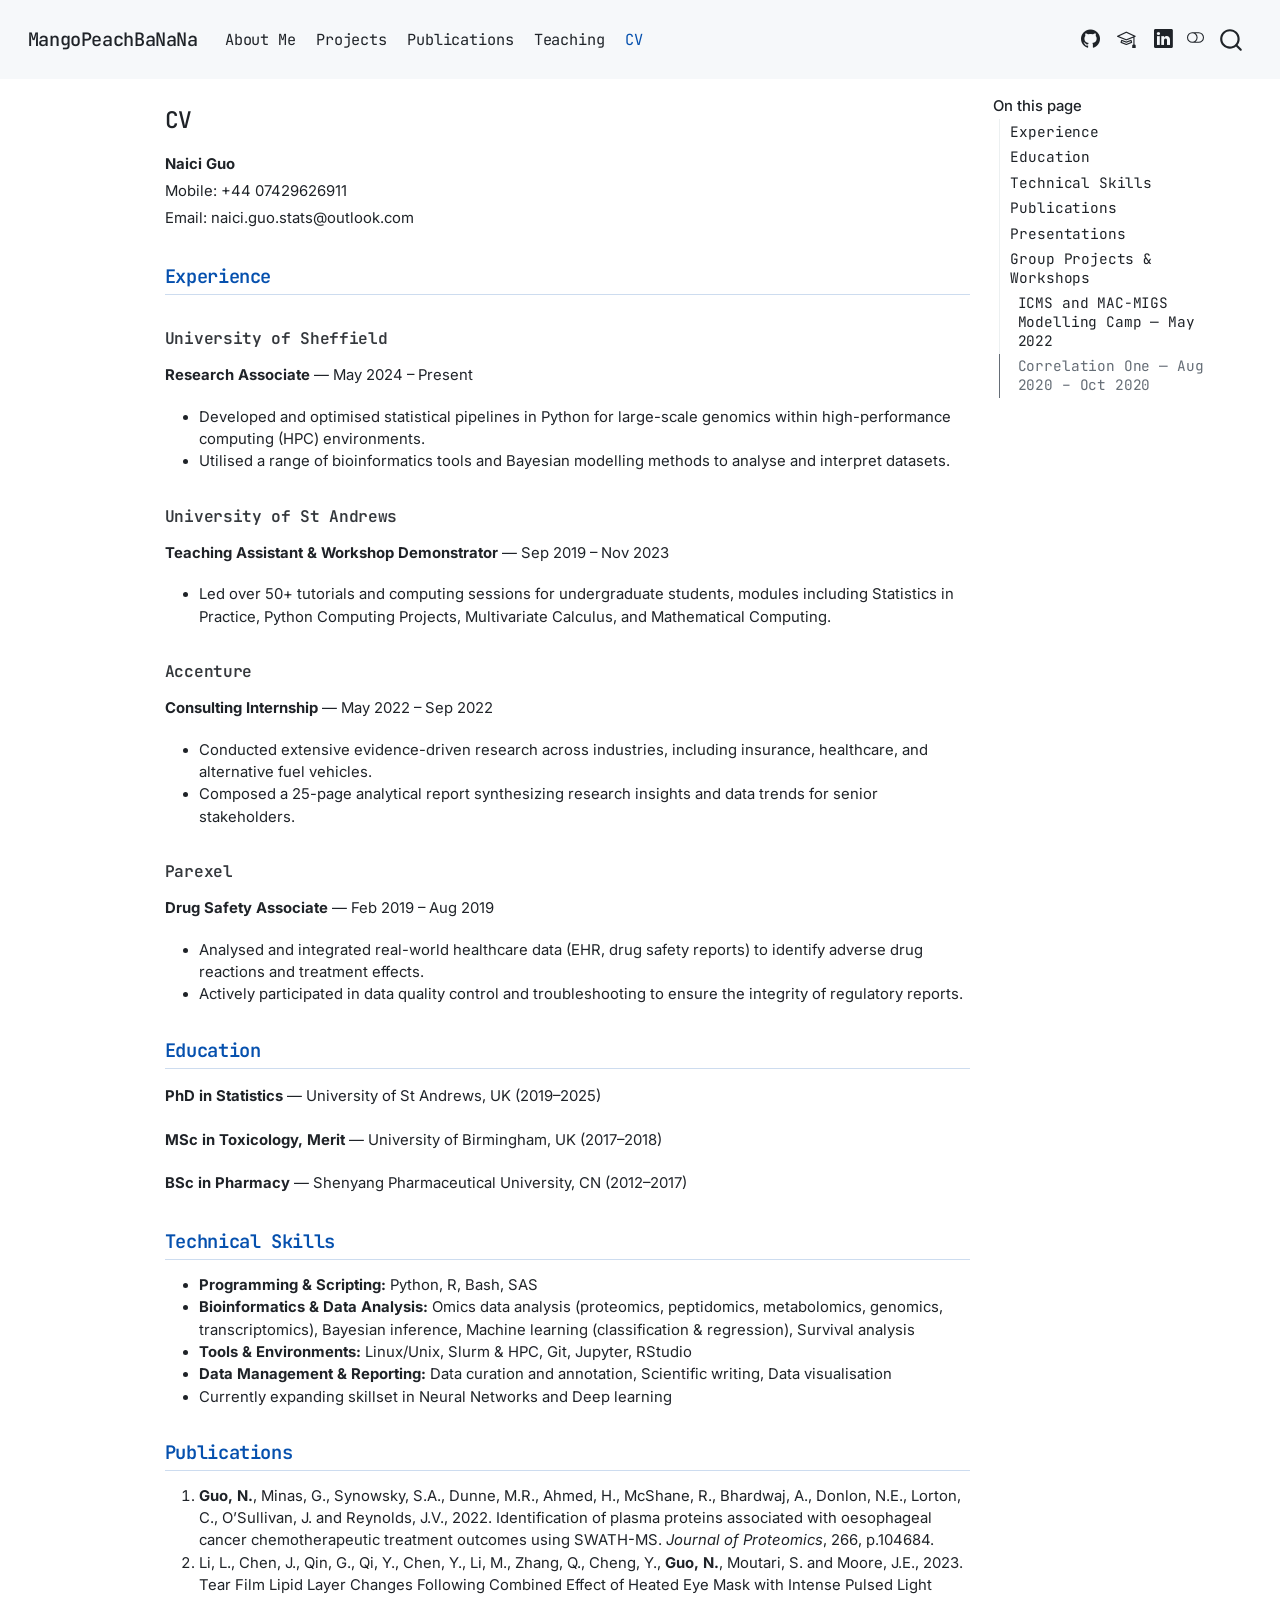
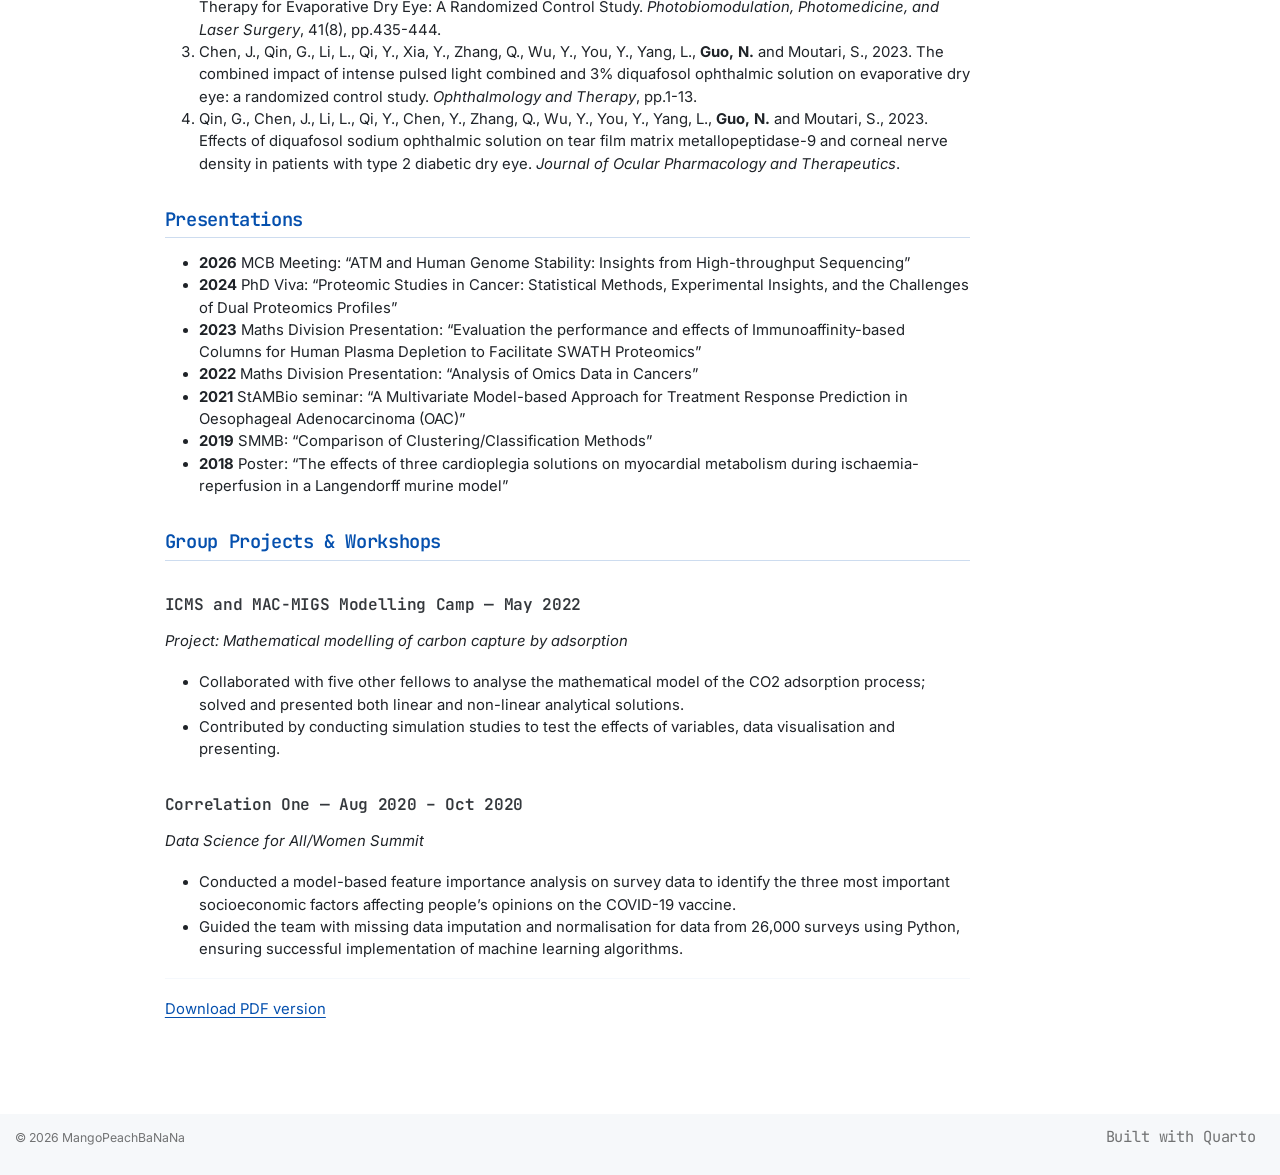
<file: CV.html>
<!DOCTYPE html>
<html xmlns="http://www.w3.org/1999/xhtml" lang="en" xml:lang="en"><head>

<meta charset="utf-8">
<meta name="generator" content="quarto-1.8.27">

<meta name="viewport" content="width=device-width, initial-scale=1.0, user-scalable=yes">


<title>CV – MangoPeachBaNaNa</title>
<style>
code{white-space: pre-wrap;}
span.smallcaps{font-variant: small-caps;}
div.columns{display: flex; gap: min(4vw, 1.5em);}
div.column{flex: auto; overflow-x: auto;}
div.hanging-indent{margin-left: 1.5em; text-indent: -1.5em;}
ul.task-list{list-style: none;}
ul.task-list li input[type="checkbox"] {
  width: 0.8em;
  margin: 0 0.8em 0.2em -1em; /* quarto-specific, see https://github.com/quarto-dev/quarto-cli/issues/4556 */ 
  vertical-align: middle;
}
</style>


<script src="site_libs/quarto-nav/quarto-nav.js"></script>
<script src="site_libs/quarto-nav/headroom.min.js"></script>
<script src="site_libs/clipboard/clipboard.min.js"></script>
<script src="site_libs/quarto-search/autocomplete.umd.js"></script>
<script src="site_libs/quarto-search/fuse.min.js"></script>
<script src="site_libs/quarto-search/quarto-search.js"></script>
<meta name="quarto:offset" content="./">
<script src="site_libs/quarto-html/quarto.js" type="module"></script>
<script src="site_libs/quarto-html/tabsets/tabsets.js" type="module"></script>
<script src="site_libs/quarto-html/axe/axe-check.js" type="module"></script>
<script src="site_libs/quarto-html/popper.min.js"></script>
<script src="site_libs/quarto-html/tippy.umd.min.js"></script>
<script src="site_libs/quarto-html/anchor.min.js"></script>
<link href="site_libs/quarto-html/tippy.css" rel="stylesheet">
<link href="site_libs/quarto-html/quarto-syntax-highlighting-1db93ad564941799b89f6d85020963cd.css" rel="stylesheet" class="quarto-color-scheme" id="quarto-text-highlighting-styles">
<link href="site_libs/quarto-html/quarto-syntax-highlighting-dark-fd24eeb1afc0716289c82790ee1a7115.css" rel="stylesheet" class="quarto-color-scheme quarto-color-alternate" id="quarto-text-highlighting-styles">
<link href="site_libs/quarto-html/quarto-syntax-highlighting-1db93ad564941799b89f6d85020963cd.css" rel="stylesheet" class="quarto-color-scheme-extra" id="quarto-text-highlighting-styles">
<script src="site_libs/bootstrap/bootstrap.min.js"></script>
<link href="site_libs/bootstrap/bootstrap-icons.css" rel="stylesheet">
<link href="site_libs/bootstrap/bootstrap-f5eb65f6535cfbf44bdd7aae90d373fe.min.css" rel="stylesheet" append-hash="true" class="quarto-color-scheme" id="quarto-bootstrap" data-mode="light">
<link href="site_libs/bootstrap/bootstrap-dark-f8e4020b0d215e789e7d30422905dccf.min.css" rel="stylesheet" append-hash="true" class="quarto-color-scheme quarto-color-alternate" id="quarto-bootstrap" data-mode="dark">
<link href="site_libs/bootstrap/bootstrap-f5eb65f6535cfbf44bdd7aae90d373fe.min.css" rel="stylesheet" append-hash="true" class="quarto-color-scheme-extra" id="quarto-bootstrap" data-mode="light">
<script id="quarto-search-options" type="application/json">{
  "location": "navbar",
  "copy-button": false,
  "collapse-after": 3,
  "panel-placement": "end",
  "type": "overlay",
  "limit": 50,
  "keyboard-shortcut": [
    "f",
    "/",
    "s"
  ],
  "show-item-context": false,
  "language": {
    "search-no-results-text": "No results",
    "search-matching-documents-text": "matching documents",
    "search-copy-link-title": "Copy link to search",
    "search-hide-matches-text": "Hide additional matches",
    "search-more-match-text": "more match in this document",
    "search-more-matches-text": "more matches in this document",
    "search-clear-button-title": "Clear",
    "search-text-placeholder": "",
    "search-detached-cancel-button-title": "Cancel",
    "search-submit-button-title": "Submit",
    "search-label": "Search"
  }
}</script>
<style>html{ scroll-behavior: smooth; }</style>


<link rel="stylesheet" href="styles.css">
</head>

<body class="nav-fixed quarto-light"><script id="quarto-html-before-body" type="application/javascript">
    const toggleBodyColorMode = (bsSheetEl) => {
      const mode = bsSheetEl.getAttribute("data-mode");
      const bodyEl = window.document.querySelector("body");
      if (mode === "dark") {
        bodyEl.classList.add("quarto-dark");
        bodyEl.classList.remove("quarto-light");
      } else {
        bodyEl.classList.add("quarto-light");
        bodyEl.classList.remove("quarto-dark");
      }
    }
    const toggleBodyColorPrimary = () => {
      const bsSheetEl = window.document.querySelector("link#quarto-bootstrap:not([rel=disabled-stylesheet])");
      if (bsSheetEl) {
        toggleBodyColorMode(bsSheetEl);
      }
    }
    const setColorSchemeToggle = (alternate) => {
      const toggles = window.document.querySelectorAll('.quarto-color-scheme-toggle');
      for (let i=0; i < toggles.length; i++) {
        const toggle = toggles[i];
        if (toggle) {
          if (alternate) {
            toggle.classList.add("alternate");
          } else {
            toggle.classList.remove("alternate");
          }
        }
      }
    };
    const toggleColorMode = (alternate) => {
      // Switch the stylesheets
      const primaryStylesheets = window.document.querySelectorAll('link.quarto-color-scheme:not(.quarto-color-alternate)');
      const alternateStylesheets = window.document.querySelectorAll('link.quarto-color-scheme.quarto-color-alternate');
      manageTransitions('#quarto-margin-sidebar .nav-link', false);
      if (alternate) {
        // note: dark is layered on light, we don't disable primary!
        enableStylesheet(alternateStylesheets);
        for (const sheetNode of alternateStylesheets) {
          if (sheetNode.id === "quarto-bootstrap") {
            toggleBodyColorMode(sheetNode);
          }
        }
      } else {
        disableStylesheet(alternateStylesheets);
        enableStylesheet(primaryStylesheets)
        toggleBodyColorPrimary();
      }
      manageTransitions('#quarto-margin-sidebar .nav-link', true);
      // Switch the toggles
      setColorSchemeToggle(alternate)
      // Hack to workaround the fact that safari doesn't
      // properly recolor the scrollbar when toggling (#1455)
      if (navigator.userAgent.indexOf('Safari') > 0 && navigator.userAgent.indexOf('Chrome') == -1) {
        manageTransitions("body", false);
        window.scrollTo(0, 1);
        setTimeout(() => {
          window.scrollTo(0, 0);
          manageTransitions("body", true);
        }, 40);
      }
    }
    const disableStylesheet = (stylesheets) => {
      for (let i=0; i < stylesheets.length; i++) {
        const stylesheet = stylesheets[i];
        stylesheet.rel = 'disabled-stylesheet';
      }
    }
    const enableStylesheet = (stylesheets) => {
      for (let i=0; i < stylesheets.length; i++) {
        const stylesheet = stylesheets[i];
        if(stylesheet.rel !== 'stylesheet') { // for Chrome, which will still FOUC without this check
          stylesheet.rel = 'stylesheet';
        }
      }
    }
    const manageTransitions = (selector, allowTransitions) => {
      const els = window.document.querySelectorAll(selector);
      for (let i=0; i < els.length; i++) {
        const el = els[i];
        if (allowTransitions) {
          el.classList.remove('notransition');
        } else {
          el.classList.add('notransition');
        }
      }
    }
    const isFileUrl = () => {
      return window.location.protocol === 'file:';
    }
    const hasAlternateSentinel = () => {
      let styleSentinel = getColorSchemeSentinel();
      if (styleSentinel !== null) {
        return styleSentinel === "alternate";
      } else {
        return false;
      }
    }
    const setStyleSentinel = (alternate) => {
      const value = alternate ? "alternate" : "default";
      if (!isFileUrl()) {
        window.localStorage.setItem("quarto-color-scheme", value);
      } else {
        localAlternateSentinel = value;
      }
    }
    const getColorSchemeSentinel = () => {
      if (!isFileUrl()) {
        const storageValue = window.localStorage.getItem("quarto-color-scheme");
        return storageValue != null ? storageValue : localAlternateSentinel;
      } else {
        return localAlternateSentinel;
      }
    }
    const toggleGiscusIfUsed = (isAlternate, darkModeDefault) => {
      const baseTheme = document.querySelector('#giscus-base-theme')?.value ?? 'light';
      const alternateTheme = document.querySelector('#giscus-alt-theme')?.value ?? 'dark';
      let newTheme = '';
      if(authorPrefersDark) {
        newTheme = isAlternate ? baseTheme : alternateTheme;
      } else {
        newTheme = isAlternate ? alternateTheme : baseTheme;
      }
      const changeGiscusTheme = () => {
        // From: https://github.com/giscus/giscus/issues/336
        const sendMessage = (message) => {
          const iframe = document.querySelector('iframe.giscus-frame');
          if (!iframe) return;
          iframe.contentWindow.postMessage({ giscus: message }, 'https://giscus.app');
        }
        sendMessage({
          setConfig: {
            theme: newTheme
          }
        });
      }
      const isGiscussLoaded = window.document.querySelector('iframe.giscus-frame') !== null;
      if (isGiscussLoaded) {
        changeGiscusTheme();
      }
    };
    const authorPrefersDark = false;
    const queryPrefersDark = window.matchMedia('(prefers-color-scheme: dark)');
    const darkModeDefault = queryPrefersDark.matches;
      document.querySelector('link#quarto-text-highlighting-styles.quarto-color-scheme-extra').rel = 'disabled-stylesheet';
      document.querySelector('link#quarto-bootstrap.quarto-color-scheme-extra').rel = 'disabled-stylesheet';
    let localAlternateSentinel = darkModeDefault ? 'alternate' : 'default';
    // Dark / light mode switch
    window.quartoToggleColorScheme = () => {
      // Read the current dark / light value
      let toAlternate = !hasAlternateSentinel();
      toggleColorMode(toAlternate);
      setStyleSentinel(toAlternate);
      toggleGiscusIfUsed(toAlternate, darkModeDefault);
      window.dispatchEvent(new Event('resize'));
    };
    queryPrefersDark.addEventListener("change", e => {
      if(window.localStorage.getItem("quarto-color-scheme") !== null)
        return;
      const alternate = e.matches
      toggleColorMode(alternate);
      localAlternateSentinel = e.matches ? 'alternate' : 'default'; // this is used alongside local storage!
      toggleGiscusIfUsed(alternate, darkModeDefault);
    });
    // Switch to dark mode if need be
    if (hasAlternateSentinel()) {
      toggleColorMode(true);
    } else {
      toggleColorMode(false);
    }
  </script>

<div id="quarto-search-results"></div>
  <header id="quarto-header" class="headroom fixed-top">
    <nav class="navbar navbar-expand-lg " data-bs-theme="dark">
      <div class="navbar-container container-fluid">
      <div class="navbar-brand-container mx-auto">
    <a class="navbar-brand" href="./index.html">
    <span class="navbar-title">MangoPeachBaNaNa</span>
    </a>
  </div>
            <div id="quarto-search" class="" title="Search"></div>
          <button class="navbar-toggler" type="button" data-bs-toggle="collapse" data-bs-target="#navbarCollapse" aria-controls="navbarCollapse" role="menu" aria-expanded="false" aria-label="Toggle navigation" onclick="if (window.quartoToggleHeadroom) { window.quartoToggleHeadroom(); }">
  <span class="navbar-toggler-icon"></span>
</button>
          <div class="collapse navbar-collapse" id="navbarCollapse">
            <ul class="navbar-nav navbar-nav-scroll me-auto">
  <li class="nav-item">
    <a class="nav-link" href="./index.html"> 
<span class="menu-text">About Me</span></a>
  </li>  
  <li class="nav-item">
    <a class="nav-link" href="./projects.html"> 
<span class="menu-text">Projects</span></a>
  </li>  
  <li class="nav-item">
    <a class="nav-link" href="./publications.html"> 
<span class="menu-text">Publications</span></a>
  </li>  
  <li class="nav-item">
    <a class="nav-link" href="./teaching.html"> 
<span class="menu-text">Teaching</span></a>
  </li>  
  <li class="nav-item">
    <a class="nav-link active" href="./CV.html" aria-current="page"> 
<span class="menu-text">CV</span></a>
  </li>  
</ul>
            <ul class="navbar-nav navbar-nav-scroll ms-auto">
  <li class="nav-item compact">
    <a class="nav-link" href="https://github.com/MangoPeachBaNaNa"> <i class="bi bi-github" role="img">
</i> 
<span class="menu-text"></span></a>
  </li>  
  <li class="nav-item compact">
    <a class="nav-link" href="https://scholar.google.com/citations?user=-y4a2zUAAAAJ&amp;hl=en" target="_blank"> <i class="bi bi-mortarboard" role="img" aria-label="Google Scholar">
</i> 
<span class="menu-text"></span></a>
  </li>  
  <li class="nav-item compact">
    <a class="nav-link" href="https://www.linkedin.com/in/naici-guo/"> <i class="bi bi-linkedin" role="img">
</i> 
<span class="menu-text"></span></a>
  </li>  
</ul>
          </div> <!-- /navcollapse -->
            <div class="quarto-navbar-tools">
  <a href="" class="quarto-color-scheme-toggle quarto-navigation-tool  px-1" onclick="window.quartoToggleColorScheme(); return false;" title="Toggle dark mode"><i class="bi"></i></a>
</div>
      </div> <!-- /container-fluid -->
    </nav>
</header>
<!-- content -->
<div id="quarto-content" class="quarto-container page-columns page-rows-contents page-layout-article page-navbar">
<!-- sidebar -->
<!-- margin-sidebar -->
    <div id="quarto-margin-sidebar" class="sidebar margin-sidebar">
        <nav id="TOC" role="doc-toc" class="toc-active">
    <h2 id="toc-title">On this page</h2>
   
  <ul>
  <li><a href="#experience" id="toc-experience" class="nav-link active" data-scroll-target="#experience">Experience</a>
  <ul class="collapse">
  <li><a href="#university-of-sheffield" id="toc-university-of-sheffield" class="nav-link" data-scroll-target="#university-of-sheffield">University of Sheffield</a></li>
  <li><a href="#university-of-st-andrews" id="toc-university-of-st-andrews" class="nav-link" data-scroll-target="#university-of-st-andrews">University of St Andrews</a></li>
  <li><a href="#accenture" id="toc-accenture" class="nav-link" data-scroll-target="#accenture">Accenture</a></li>
  <li><a href="#parexel" id="toc-parexel" class="nav-link" data-scroll-target="#parexel">Parexel</a></li>
  </ul></li>
  <li><a href="#education" id="toc-education" class="nav-link" data-scroll-target="#education">Education</a></li>
  <li><a href="#technical-skills" id="toc-technical-skills" class="nav-link" data-scroll-target="#technical-skills">Technical Skills</a></li>
  <li><a href="#publications" id="toc-publications" class="nav-link" data-scroll-target="#publications">Publications</a></li>
  <li><a href="#presentations" id="toc-presentations" class="nav-link" data-scroll-target="#presentations">Presentations</a></li>
  <li><a href="#group-projects-workshops" id="toc-group-projects-workshops" class="nav-link" data-scroll-target="#group-projects-workshops">Group Projects &amp; Workshops</a>
  <ul class="collapse">
  <li><a href="#icms-and-mac-migs-modelling-camp-may-2022" id="toc-icms-and-mac-migs-modelling-camp-may-2022" class="nav-link" data-scroll-target="#icms-and-mac-migs-modelling-camp-may-2022">ICMS and MAC-MIGS Modelling Camp — May 2022</a></li>
  <li><a href="#correlation-one-aug-2020-oct-2020" id="toc-correlation-one-aug-2020-oct-2020" class="nav-link" data-scroll-target="#correlation-one-aug-2020-oct-2020">Correlation One — Aug 2020 – Oct 2020</a></li>
  </ul></li>
  </ul>
</nav>
    </div>
<!-- main -->
<main class="content" id="quarto-document-content">


<header id="title-block-header" class="quarto-title-block default">
<div class="quarto-title">
<h1 class="title">CV</h1>
</div>



<div class="quarto-title-meta">

    
  
    
  </div>
  


</header>


<p><strong>Naici Guo</strong><br>
Mobile: +44 07429626911<br>
Email: naici.guo.stats@outlook.com</p>
<section id="experience" class="level2">
<h2 class="anchored" data-anchor-id="experience">Experience</h2>
<section id="university-of-sheffield" class="level3">
<h3 class="anchored" data-anchor-id="university-of-sheffield">University of Sheffield</h3>
<p><strong>Research Associate</strong> — May 2024 – Present</p>
<ul>
<li>Developed and optimised statistical pipelines in Python for large-scale genomics within high-performance computing (HPC) environments.</li>
<li>Utilised a range of bioinformatics tools and Bayesian modelling methods to analyse and interpret datasets.</li>
</ul>
</section>
<section id="university-of-st-andrews" class="level3">
<h3 class="anchored" data-anchor-id="university-of-st-andrews">University of St Andrews</h3>
<p><strong>Teaching Assistant &amp; Workshop Demonstrator</strong> — Sep 2019 – Nov 2023</p>
<ul>
<li>Led over 50+ tutorials and computing sessions for undergraduate students, modules including Statistics in Practice, Python Computing Projects, Multivariate Calculus, and Mathematical Computing.</li>
</ul>
</section>
<section id="accenture" class="level3">
<h3 class="anchored" data-anchor-id="accenture">Accenture</h3>
<p><strong>Consulting Internship</strong> — May 2022 – Sep 2022</p>
<ul>
<li>Conducted extensive evidence-driven research across industries, including insurance, healthcare, and alternative fuel vehicles.</li>
<li>Composed a 25-page analytical report synthesizing research insights and data trends for senior stakeholders.</li>
</ul>
</section>
<section id="parexel" class="level3">
<h3 class="anchored" data-anchor-id="parexel">Parexel</h3>
<p><strong>Drug Safety Associate</strong> — Feb 2019 – Aug 2019</p>
<ul>
<li>Analysed and integrated real-world healthcare data (EHR, drug safety reports) to identify adverse drug reactions and treatment effects.</li>
<li>Actively participated in data quality control and troubleshooting to ensure the integrity of regulatory reports.</li>
</ul>
</section>
</section>
<section id="education" class="level2">
<h2 class="anchored" data-anchor-id="education">Education</h2>
<p><strong>PhD in Statistics</strong> — University of St Andrews, UK (2019–2025)</p>
<p><strong>MSc in Toxicology, Merit</strong> — University of Birmingham, UK (2017–2018)</p>
<p><strong>BSc in Pharmacy</strong> — Shenyang Pharmaceutical University, CN (2012–2017)</p>
</section>
<section id="technical-skills" class="level2">
<h2 class="anchored" data-anchor-id="technical-skills">Technical Skills</h2>
<ul>
<li><strong>Programming &amp; Scripting:</strong> Python, R, Bash, SAS</li>
<li><strong>Bioinformatics &amp; Data Analysis:</strong> Omics data analysis (proteomics, peptidomics, metabolomics, genomics, transcriptomics), Bayesian inference, Machine learning (classification &amp; regression), Survival analysis</li>
<li><strong>Tools &amp; Environments:</strong> Linux/Unix, Slurm &amp; HPC, Git, Jupyter, RStudio</li>
<li><strong>Data Management &amp; Reporting:</strong> Data curation and annotation, Scientific writing, Data visualisation</li>
<li>Currently expanding skillset in Neural Networks and Deep learning</li>
</ul>
</section>
<section id="publications" class="level2">
<h2 class="anchored" data-anchor-id="publications">Publications</h2>
<ol type="1">
<li><strong>Guo, N.</strong>, Minas, G., Synowsky, S.A., Dunne, M.R., Ahmed, H., McShane, R., Bhardwaj, A., Donlon, N.E., Lorton, C., O’Sullivan, J. and Reynolds, J.V., 2022. Identification of plasma proteins associated with oesophageal cancer chemotherapeutic treatment outcomes using SWATH-MS. <em>Journal of Proteomics</em>, 266, p.104684.</li>
<li>Li, L., Chen, J., Qin, G., Qi, Y., Chen, Y., Li, M., Zhang, Q., Cheng, Y., <strong>Guo, N.</strong>, Moutari, S. and Moore, J.E., 2023. Tear Film Lipid Layer Changes Following Combined Effect of Heated Eye Mask with Intense Pulsed Light Therapy for Evaporative Dry Eye: A Randomized Control Study. <em>Photobiomodulation, Photomedicine, and Laser Surgery</em>, 41(8), pp.435-444.</li>
<li>Chen, J., Qin, G., Li, L., Qi, Y., Xia, Y., Zhang, Q., Wu, Y., You, Y., Yang, L., <strong>Guo, N.</strong> and Moutari, S., 2023. The combined impact of intense pulsed light combined and 3% diquafosol ophthalmic solution on evaporative dry eye: a randomized control study. <em>Ophthalmology and Therapy</em>, pp.1-13.</li>
<li>Qin, G., Chen, J., Li, L., Qi, Y., Chen, Y., Zhang, Q., Wu, Y., You, Y., Yang, L., <strong>Guo, N.</strong> and Moutari, S., 2023. Effects of diquafosol sodium ophthalmic solution on tear film matrix metallopeptidase-9 and corneal nerve density in patients with type 2 diabetic dry eye. <em>Journal of Ocular Pharmacology and Therapeutics</em>.</li>
</ol>
</section>
<section id="presentations" class="level2">
<h2 class="anchored" data-anchor-id="presentations">Presentations</h2>
<ul>
<li><strong>2026</strong> MCB Meeting: “ATM and Human Genome Stability: Insights from High-throughput Sequencing”</li>
<li><strong>2024</strong> PhD Viva: “Proteomic Studies in Cancer: Statistical Methods, Experimental Insights, and the Challenges of Dual Proteomics Profiles”</li>
<li><strong>2023</strong> Maths Division Presentation: “Evaluation the performance and effects of Immunoaffinity-based Columns for Human Plasma Depletion to Facilitate SWATH Proteomics”</li>
<li><strong>2022</strong> Maths Division Presentation: “Analysis of Omics Data in Cancers”</li>
<li><strong>2021</strong> StAMBio seminar: “A Multivariate Model-based Approach for Treatment Response Prediction in Oesophageal Adenocarcinoma (OAC)”</li>
<li><strong>2019</strong> SMMB: “Comparison of Clustering/Classification Methods”</li>
<li><strong>2018</strong> Poster: “The effects of three cardioplegia solutions on myocardial metabolism during ischaemia-reperfusion in a Langendorff murine model”</li>
</ul>
</section>
<section id="group-projects-workshops" class="level2">
<h2 class="anchored" data-anchor-id="group-projects-workshops">Group Projects &amp; Workshops</h2>
<section id="icms-and-mac-migs-modelling-camp-may-2022" class="level3">
<h3 class="anchored" data-anchor-id="icms-and-mac-migs-modelling-camp-may-2022">ICMS and MAC-MIGS Modelling Camp — May 2022</h3>
<p><em>Project: Mathematical modelling of carbon capture by adsorption</em></p>
<ul>
<li>Collaborated with five other fellows to analyse the mathematical model of the CO2 adsorption process; solved and presented both linear and non-linear analytical solutions.</li>
<li>Contributed by conducting simulation studies to test the effects of variables, data visualisation and presenting.</li>
</ul>
</section>
<section id="correlation-one-aug-2020-oct-2020" class="level3">
<h3 class="anchored" data-anchor-id="correlation-one-aug-2020-oct-2020">Correlation One — Aug 2020 – Oct 2020</h3>
<p><em>Data Science for All/Women Summit</em></p>
<ul>
<li>Conducted a model-based feature importance analysis on survey data to identify the three most important socioeconomic factors affecting people’s opinions on the COVID-19 vaccine.</li>
<li>Guided the team with missing data imputation and normalisation for data from 26,000 surveys using Python, ensuring successful implementation of machine learning algorithms.</li>
</ul>
<hr>
<p><a href="files/cv.pdf">Download PDF version</a></p>


</section>
</section>

</main> <!-- /main -->
<script id="quarto-html-after-body" type="application/javascript">
  window.document.addEventListener("DOMContentLoaded", function (event) {
    // Ensure there is a toggle, if there isn't float one in the top right
    if (window.document.querySelector('.quarto-color-scheme-toggle') === null) {
      const a = window.document.createElement('a');
      a.classList.add('top-right');
      a.classList.add('quarto-color-scheme-toggle');
      a.href = "";
      a.onclick = function() { try { window.quartoToggleColorScheme(); } catch {} return false; };
      const i = window.document.createElement("i");
      i.classList.add('bi');
      a.appendChild(i);
      window.document.body.appendChild(a);
    }
    setColorSchemeToggle(hasAlternateSentinel())
    const icon = "";
    const anchorJS = new window.AnchorJS();
    anchorJS.options = {
      placement: 'right',
      icon: icon
    };
    anchorJS.add('.anchored');
    const isCodeAnnotation = (el) => {
      for (const clz of el.classList) {
        if (clz.startsWith('code-annotation-')) {                     
          return true;
        }
      }
      return false;
    }
    const onCopySuccess = function(e) {
      // button target
      const button = e.trigger;
      // don't keep focus
      button.blur();
      // flash "checked"
      button.classList.add('code-copy-button-checked');
      var currentTitle = button.getAttribute("title");
      button.setAttribute("title", "Copied!");
      let tooltip;
      if (window.bootstrap) {
        button.setAttribute("data-bs-toggle", "tooltip");
        button.setAttribute("data-bs-placement", "left");
        button.setAttribute("data-bs-title", "Copied!");
        tooltip = new bootstrap.Tooltip(button, 
          { trigger: "manual", 
            customClass: "code-copy-button-tooltip",
            offset: [0, -8]});
        tooltip.show();    
      }
      setTimeout(function() {
        if (tooltip) {
          tooltip.hide();
          button.removeAttribute("data-bs-title");
          button.removeAttribute("data-bs-toggle");
          button.removeAttribute("data-bs-placement");
        }
        button.setAttribute("title", currentTitle);
        button.classList.remove('code-copy-button-checked');
      }, 1000);
      // clear code selection
      e.clearSelection();
    }
    const getTextToCopy = function(trigger) {
      const outerScaffold = trigger.parentElement.cloneNode(true);
      const codeEl = outerScaffold.querySelector('code');
      for (const childEl of codeEl.children) {
        if (isCodeAnnotation(childEl)) {
          childEl.remove();
        }
      }
      return codeEl.innerText;
    }
    const clipboard = new window.ClipboardJS('.code-copy-button:not([data-in-quarto-modal])', {
      text: getTextToCopy
    });
    clipboard.on('success', onCopySuccess);
    if (window.document.getElementById('quarto-embedded-source-code-modal')) {
      const clipboardModal = new window.ClipboardJS('.code-copy-button[data-in-quarto-modal]', {
        text: getTextToCopy,
        container: window.document.getElementById('quarto-embedded-source-code-modal')
      });
      clipboardModal.on('success', onCopySuccess);
    }
      var localhostRegex = new RegExp(/^(?:http|https):\/\/localhost\:?[0-9]*\//);
      var mailtoRegex = new RegExp(/^mailto:/);
        var filterRegex = new RegExp("https:\/\/MangoPeachBaNaNa\.github\.io");
      var isInternal = (href) => {
          return filterRegex.test(href) || localhostRegex.test(href) || mailtoRegex.test(href);
      }
      // Inspect non-navigation links and adorn them if external
     var links = window.document.querySelectorAll('a[href]:not(.nav-link):not(.navbar-brand):not(.toc-action):not(.sidebar-link):not(.sidebar-item-toggle):not(.pagination-link):not(.no-external):not([aria-hidden]):not(.dropdown-item):not(.quarto-navigation-tool):not(.about-link)');
      for (var i=0; i<links.length; i++) {
        const link = links[i];
        if (!isInternal(link.href)) {
          // undo the damage that might have been done by quarto-nav.js in the case of
          // links that we want to consider external
          if (link.dataset.originalHref !== undefined) {
            link.href = link.dataset.originalHref;
          }
        }
      }
    function tippyHover(el, contentFn, onTriggerFn, onUntriggerFn) {
      const config = {
        allowHTML: true,
        maxWidth: 500,
        delay: 100,
        arrow: false,
        appendTo: function(el) {
            return el.parentElement;
        },
        interactive: true,
        interactiveBorder: 10,
        theme: 'quarto',
        placement: 'bottom-start',
      };
      if (contentFn) {
        config.content = contentFn;
      }
      if (onTriggerFn) {
        config.onTrigger = onTriggerFn;
      }
      if (onUntriggerFn) {
        config.onUntrigger = onUntriggerFn;
      }
      window.tippy(el, config); 
    }
    const noterefs = window.document.querySelectorAll('a[role="doc-noteref"]');
    for (var i=0; i<noterefs.length; i++) {
      const ref = noterefs[i];
      tippyHover(ref, function() {
        // use id or data attribute instead here
        let href = ref.getAttribute('data-footnote-href') || ref.getAttribute('href');
        try { href = new URL(href).hash; } catch {}
        const id = href.replace(/^#\/?/, "");
        const note = window.document.getElementById(id);
        if (note) {
          return note.innerHTML;
        } else {
          return "";
        }
      });
    }
    const xrefs = window.document.querySelectorAll('a.quarto-xref');
    const processXRef = (id, note) => {
      // Strip column container classes
      const stripColumnClz = (el) => {
        el.classList.remove("page-full", "page-columns");
        if (el.children) {
          for (const child of el.children) {
            stripColumnClz(child);
          }
        }
      }
      stripColumnClz(note)
      if (id === null || id.startsWith('sec-')) {
        // Special case sections, only their first couple elements
        const container = document.createElement("div");
        if (note.children && note.children.length > 2) {
          container.appendChild(note.children[0].cloneNode(true));
          for (let i = 1; i < note.children.length; i++) {
            const child = note.children[i];
            if (child.tagName === "P" && child.innerText === "") {
              continue;
            } else {
              container.appendChild(child.cloneNode(true));
              break;
            }
          }
          if (window.Quarto?.typesetMath) {
            window.Quarto.typesetMath(container);
          }
          return container.innerHTML
        } else {
          if (window.Quarto?.typesetMath) {
            window.Quarto.typesetMath(note);
          }
          return note.innerHTML;
        }
      } else {
        // Remove any anchor links if they are present
        const anchorLink = note.querySelector('a.anchorjs-link');
        if (anchorLink) {
          anchorLink.remove();
        }
        if (window.Quarto?.typesetMath) {
          window.Quarto.typesetMath(note);
        }
        if (note.classList.contains("callout")) {
          return note.outerHTML;
        } else {
          return note.innerHTML;
        }
      }
    }
    for (var i=0; i<xrefs.length; i++) {
      const xref = xrefs[i];
      tippyHover(xref, undefined, function(instance) {
        instance.disable();
        let url = xref.getAttribute('href');
        let hash = undefined; 
        if (url.startsWith('#')) {
          hash = url;
        } else {
          try { hash = new URL(url).hash; } catch {}
        }
        if (hash) {
          const id = hash.replace(/^#\/?/, "");
          const note = window.document.getElementById(id);
          if (note !== null) {
            try {
              const html = processXRef(id, note.cloneNode(true));
              instance.setContent(html);
            } finally {
              instance.enable();
              instance.show();
            }
          } else {
            // See if we can fetch this
            fetch(url.split('#')[0])
            .then(res => res.text())
            .then(html => {
              const parser = new DOMParser();
              const htmlDoc = parser.parseFromString(html, "text/html");
              const note = htmlDoc.getElementById(id);
              if (note !== null) {
                const html = processXRef(id, note);
                instance.setContent(html);
              } 
            }).finally(() => {
              instance.enable();
              instance.show();
            });
          }
        } else {
          // See if we can fetch a full url (with no hash to target)
          // This is a special case and we should probably do some content thinning / targeting
          fetch(url)
          .then(res => res.text())
          .then(html => {
            const parser = new DOMParser();
            const htmlDoc = parser.parseFromString(html, "text/html");
            const note = htmlDoc.querySelector('main.content');
            if (note !== null) {
              // This should only happen for chapter cross references
              // (since there is no id in the URL)
              // remove the first header
              if (note.children.length > 0 && note.children[0].tagName === "HEADER") {
                note.children[0].remove();
              }
              const html = processXRef(null, note);
              instance.setContent(html);
            } 
          }).finally(() => {
            instance.enable();
            instance.show();
          });
        }
      }, function(instance) {
      });
    }
        let selectedAnnoteEl;
        const selectorForAnnotation = ( cell, annotation) => {
          let cellAttr = 'data-code-cell="' + cell + '"';
          let lineAttr = 'data-code-annotation="' +  annotation + '"';
          const selector = 'span[' + cellAttr + '][' + lineAttr + ']';
          return selector;
        }
        const selectCodeLines = (annoteEl) => {
          const doc = window.document;
          const targetCell = annoteEl.getAttribute("data-target-cell");
          const targetAnnotation = annoteEl.getAttribute("data-target-annotation");
          const annoteSpan = window.document.querySelector(selectorForAnnotation(targetCell, targetAnnotation));
          const lines = annoteSpan.getAttribute("data-code-lines").split(",");
          const lineIds = lines.map((line) => {
            return targetCell + "-" + line;
          })
          let top = null;
          let height = null;
          let parent = null;
          if (lineIds.length > 0) {
              //compute the position of the single el (top and bottom and make a div)
              const el = window.document.getElementById(lineIds[0]);
              top = el.offsetTop;
              height = el.offsetHeight;
              parent = el.parentElement.parentElement;
            if (lineIds.length > 1) {
              const lastEl = window.document.getElementById(lineIds[lineIds.length - 1]);
              const bottom = lastEl.offsetTop + lastEl.offsetHeight;
              height = bottom - top;
            }
            if (top !== null && height !== null && parent !== null) {
              // cook up a div (if necessary) and position it 
              let div = window.document.getElementById("code-annotation-line-highlight");
              if (div === null) {
                div = window.document.createElement("div");
                div.setAttribute("id", "code-annotation-line-highlight");
                div.style.position = 'absolute';
                parent.appendChild(div);
              }
              div.style.top = top - 2 + "px";
              div.style.height = height + 4 + "px";
              div.style.left = 0;
              let gutterDiv = window.document.getElementById("code-annotation-line-highlight-gutter");
              if (gutterDiv === null) {
                gutterDiv = window.document.createElement("div");
                gutterDiv.setAttribute("id", "code-annotation-line-highlight-gutter");
                gutterDiv.style.position = 'absolute';
                const codeCell = window.document.getElementById(targetCell);
                const gutter = codeCell.querySelector('.code-annotation-gutter');
                gutter.appendChild(gutterDiv);
              }
              gutterDiv.style.top = top - 2 + "px";
              gutterDiv.style.height = height + 4 + "px";
            }
            selectedAnnoteEl = annoteEl;
          }
        };
        const unselectCodeLines = () => {
          const elementsIds = ["code-annotation-line-highlight", "code-annotation-line-highlight-gutter"];
          elementsIds.forEach((elId) => {
            const div = window.document.getElementById(elId);
            if (div) {
              div.remove();
            }
          });
          selectedAnnoteEl = undefined;
        };
          // Handle positioning of the toggle
      window.addEventListener(
        "resize",
        throttle(() => {
          elRect = undefined;
          if (selectedAnnoteEl) {
            selectCodeLines(selectedAnnoteEl);
          }
        }, 10)
      );
      function throttle(fn, ms) {
      let throttle = false;
      let timer;
        return (...args) => {
          if(!throttle) { // first call gets through
              fn.apply(this, args);
              throttle = true;
          } else { // all the others get throttled
              if(timer) clearTimeout(timer); // cancel #2
              timer = setTimeout(() => {
                fn.apply(this, args);
                timer = throttle = false;
              }, ms);
          }
        };
      }
        // Attach click handler to the DT
        const annoteDls = window.document.querySelectorAll('dt[data-target-cell]');
        for (const annoteDlNode of annoteDls) {
          annoteDlNode.addEventListener('click', (event) => {
            const clickedEl = event.target;
            if (clickedEl !== selectedAnnoteEl) {
              unselectCodeLines();
              const activeEl = window.document.querySelector('dt[data-target-cell].code-annotation-active');
              if (activeEl) {
                activeEl.classList.remove('code-annotation-active');
              }
              selectCodeLines(clickedEl);
              clickedEl.classList.add('code-annotation-active');
            } else {
              // Unselect the line
              unselectCodeLines();
              clickedEl.classList.remove('code-annotation-active');
            }
          });
        }
    const findCites = (el) => {
      const parentEl = el.parentElement;
      if (parentEl) {
        const cites = parentEl.dataset.cites;
        if (cites) {
          return {
            el,
            cites: cites.split(' ')
          };
        } else {
          return findCites(el.parentElement)
        }
      } else {
        return undefined;
      }
    };
    var bibliorefs = window.document.querySelectorAll('a[role="doc-biblioref"]');
    for (var i=0; i<bibliorefs.length; i++) {
      const ref = bibliorefs[i];
      const citeInfo = findCites(ref);
      if (citeInfo) {
        tippyHover(citeInfo.el, function() {
          var popup = window.document.createElement('div');
          citeInfo.cites.forEach(function(cite) {
            var citeDiv = window.document.createElement('div');
            citeDiv.classList.add('hanging-indent');
            citeDiv.classList.add('csl-entry');
            var biblioDiv = window.document.getElementById('ref-' + cite);
            if (biblioDiv) {
              citeDiv.innerHTML = biblioDiv.innerHTML;
            }
            popup.appendChild(citeDiv);
          });
          return popup.innerHTML;
        });
      }
    }
  });
  </script>
</div> <!-- /content -->
<footer class="footer">
  <div class="nav-footer">
    <div class="nav-footer-left">
<p>© 2026 MangoPeachBaNaNa</p>
</div>   
    <div class="nav-footer-center">
      &nbsp;
    </div>
    <div class="nav-footer-right">
      <ul class="footer-items list-unstyled">
    <li class="nav-item">
    <a class="nav-link" href="https://quarto.org">
<p>Built with Quarto</p>
</a>
  </li>  
</ul>
    </div>
  </div>
</footer>




<script src="site_libs/quarto-html/zenscroll-min.js"></script>
</body></html>
</file>
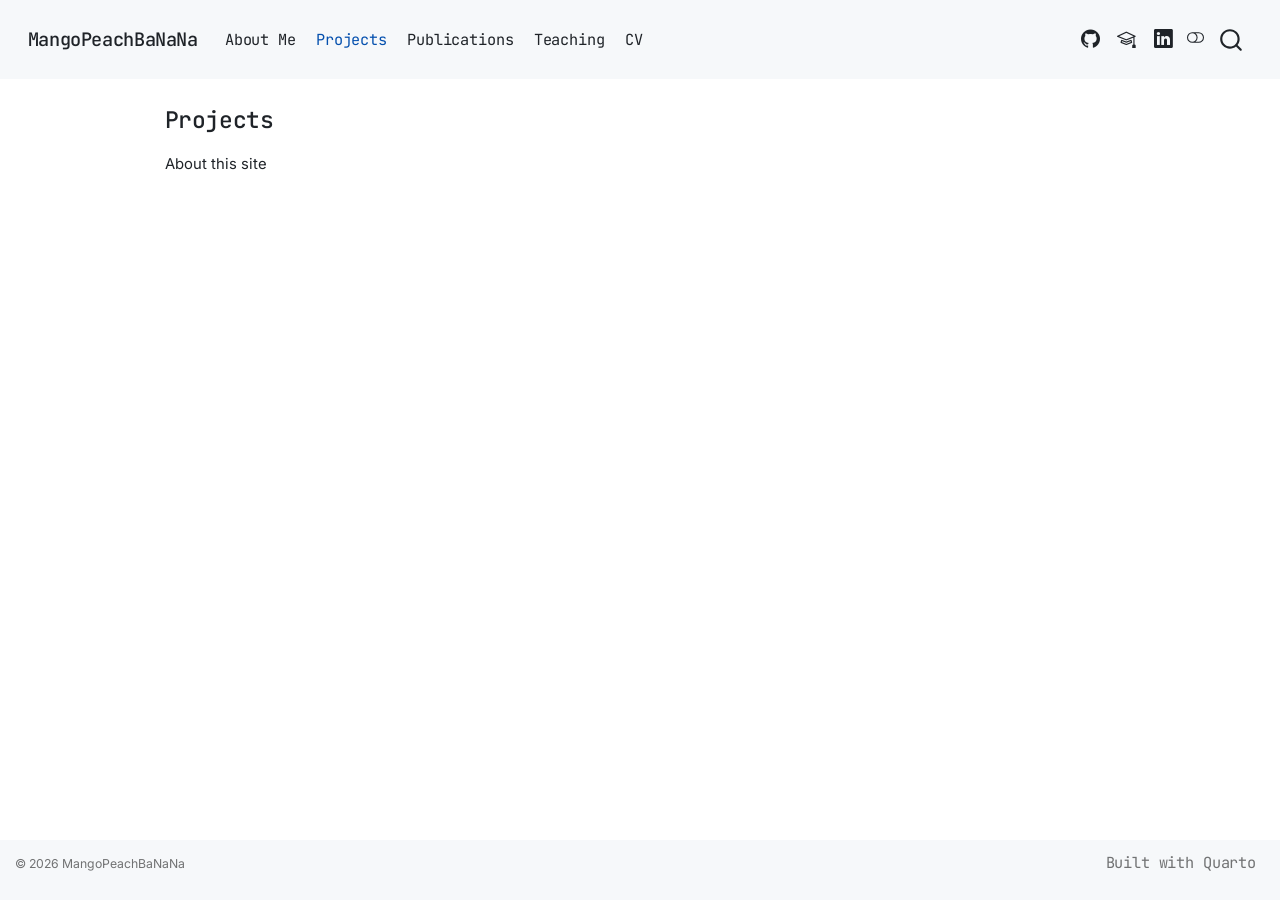
<file: projects.html>
<!DOCTYPE html>
<html xmlns="http://www.w3.org/1999/xhtml" lang="en" xml:lang="en"><head>

<meta charset="utf-8">
<meta name="generator" content="quarto-1.8.27">

<meta name="viewport" content="width=device-width, initial-scale=1.0, user-scalable=yes">


<title>Projects – MangoPeachBaNaNa</title>
<style>
code{white-space: pre-wrap;}
span.smallcaps{font-variant: small-caps;}
div.columns{display: flex; gap: min(4vw, 1.5em);}
div.column{flex: auto; overflow-x: auto;}
div.hanging-indent{margin-left: 1.5em; text-indent: -1.5em;}
ul.task-list{list-style: none;}
ul.task-list li input[type="checkbox"] {
  width: 0.8em;
  margin: 0 0.8em 0.2em -1em; /* quarto-specific, see https://github.com/quarto-dev/quarto-cli/issues/4556 */ 
  vertical-align: middle;
}
</style>


<script src="site_libs/quarto-nav/quarto-nav.js"></script>
<script src="site_libs/quarto-nav/headroom.min.js"></script>
<script src="site_libs/clipboard/clipboard.min.js"></script>
<script src="site_libs/quarto-search/autocomplete.umd.js"></script>
<script src="site_libs/quarto-search/fuse.min.js"></script>
<script src="site_libs/quarto-search/quarto-search.js"></script>
<meta name="quarto:offset" content="./">
<script src="site_libs/quarto-html/quarto.js" type="module"></script>
<script src="site_libs/quarto-html/tabsets/tabsets.js" type="module"></script>
<script src="site_libs/quarto-html/axe/axe-check.js" type="module"></script>
<script src="site_libs/quarto-html/popper.min.js"></script>
<script src="site_libs/quarto-html/tippy.umd.min.js"></script>
<script src="site_libs/quarto-html/anchor.min.js"></script>
<link href="site_libs/quarto-html/tippy.css" rel="stylesheet">
<link href="site_libs/quarto-html/quarto-syntax-highlighting-1db93ad564941799b89f6d85020963cd.css" rel="stylesheet" class="quarto-color-scheme" id="quarto-text-highlighting-styles">
<link href="site_libs/quarto-html/quarto-syntax-highlighting-dark-fd24eeb1afc0716289c82790ee1a7115.css" rel="stylesheet" class="quarto-color-scheme quarto-color-alternate" id="quarto-text-highlighting-styles">
<link href="site_libs/quarto-html/quarto-syntax-highlighting-1db93ad564941799b89f6d85020963cd.css" rel="stylesheet" class="quarto-color-scheme-extra" id="quarto-text-highlighting-styles">
<script src="site_libs/bootstrap/bootstrap.min.js"></script>
<link href="site_libs/bootstrap/bootstrap-icons.css" rel="stylesheet">
<link href="site_libs/bootstrap/bootstrap-f5eb65f6535cfbf44bdd7aae90d373fe.min.css" rel="stylesheet" append-hash="true" class="quarto-color-scheme" id="quarto-bootstrap" data-mode="light">
<link href="site_libs/bootstrap/bootstrap-dark-f8e4020b0d215e789e7d30422905dccf.min.css" rel="stylesheet" append-hash="true" class="quarto-color-scheme quarto-color-alternate" id="quarto-bootstrap" data-mode="dark">
<link href="site_libs/bootstrap/bootstrap-f5eb65f6535cfbf44bdd7aae90d373fe.min.css" rel="stylesheet" append-hash="true" class="quarto-color-scheme-extra" id="quarto-bootstrap" data-mode="light">
<script id="quarto-search-options" type="application/json">{
  "location": "navbar",
  "copy-button": false,
  "collapse-after": 3,
  "panel-placement": "end",
  "type": "overlay",
  "limit": 50,
  "keyboard-shortcut": [
    "f",
    "/",
    "s"
  ],
  "show-item-context": false,
  "language": {
    "search-no-results-text": "No results",
    "search-matching-documents-text": "matching documents",
    "search-copy-link-title": "Copy link to search",
    "search-hide-matches-text": "Hide additional matches",
    "search-more-match-text": "more match in this document",
    "search-more-matches-text": "more matches in this document",
    "search-clear-button-title": "Clear",
    "search-text-placeholder": "",
    "search-detached-cancel-button-title": "Cancel",
    "search-submit-button-title": "Submit",
    "search-label": "Search"
  }
}</script>
<style>html{ scroll-behavior: smooth; }</style>


<link rel="stylesheet" href="styles.css">
</head>

<body class="nav-fixed quarto-light"><script id="quarto-html-before-body" type="application/javascript">
    const toggleBodyColorMode = (bsSheetEl) => {
      const mode = bsSheetEl.getAttribute("data-mode");
      const bodyEl = window.document.querySelector("body");
      if (mode === "dark") {
        bodyEl.classList.add("quarto-dark");
        bodyEl.classList.remove("quarto-light");
      } else {
        bodyEl.classList.add("quarto-light");
        bodyEl.classList.remove("quarto-dark");
      }
    }
    const toggleBodyColorPrimary = () => {
      const bsSheetEl = window.document.querySelector("link#quarto-bootstrap:not([rel=disabled-stylesheet])");
      if (bsSheetEl) {
        toggleBodyColorMode(bsSheetEl);
      }
    }
    const setColorSchemeToggle = (alternate) => {
      const toggles = window.document.querySelectorAll('.quarto-color-scheme-toggle');
      for (let i=0; i < toggles.length; i++) {
        const toggle = toggles[i];
        if (toggle) {
          if (alternate) {
            toggle.classList.add("alternate");
          } else {
            toggle.classList.remove("alternate");
          }
        }
      }
    };
    const toggleColorMode = (alternate) => {
      // Switch the stylesheets
      const primaryStylesheets = window.document.querySelectorAll('link.quarto-color-scheme:not(.quarto-color-alternate)');
      const alternateStylesheets = window.document.querySelectorAll('link.quarto-color-scheme.quarto-color-alternate');
      manageTransitions('#quarto-margin-sidebar .nav-link', false);
      if (alternate) {
        // note: dark is layered on light, we don't disable primary!
        enableStylesheet(alternateStylesheets);
        for (const sheetNode of alternateStylesheets) {
          if (sheetNode.id === "quarto-bootstrap") {
            toggleBodyColorMode(sheetNode);
          }
        }
      } else {
        disableStylesheet(alternateStylesheets);
        enableStylesheet(primaryStylesheets)
        toggleBodyColorPrimary();
      }
      manageTransitions('#quarto-margin-sidebar .nav-link', true);
      // Switch the toggles
      setColorSchemeToggle(alternate)
      // Hack to workaround the fact that safari doesn't
      // properly recolor the scrollbar when toggling (#1455)
      if (navigator.userAgent.indexOf('Safari') > 0 && navigator.userAgent.indexOf('Chrome') == -1) {
        manageTransitions("body", false);
        window.scrollTo(0, 1);
        setTimeout(() => {
          window.scrollTo(0, 0);
          manageTransitions("body", true);
        }, 40);
      }
    }
    const disableStylesheet = (stylesheets) => {
      for (let i=0; i < stylesheets.length; i++) {
        const stylesheet = stylesheets[i];
        stylesheet.rel = 'disabled-stylesheet';
      }
    }
    const enableStylesheet = (stylesheets) => {
      for (let i=0; i < stylesheets.length; i++) {
        const stylesheet = stylesheets[i];
        if(stylesheet.rel !== 'stylesheet') { // for Chrome, which will still FOUC without this check
          stylesheet.rel = 'stylesheet';
        }
      }
    }
    const manageTransitions = (selector, allowTransitions) => {
      const els = window.document.querySelectorAll(selector);
      for (let i=0; i < els.length; i++) {
        const el = els[i];
        if (allowTransitions) {
          el.classList.remove('notransition');
        } else {
          el.classList.add('notransition');
        }
      }
    }
    const isFileUrl = () => {
      return window.location.protocol === 'file:';
    }
    const hasAlternateSentinel = () => {
      let styleSentinel = getColorSchemeSentinel();
      if (styleSentinel !== null) {
        return styleSentinel === "alternate";
      } else {
        return false;
      }
    }
    const setStyleSentinel = (alternate) => {
      const value = alternate ? "alternate" : "default";
      if (!isFileUrl()) {
        window.localStorage.setItem("quarto-color-scheme", value);
      } else {
        localAlternateSentinel = value;
      }
    }
    const getColorSchemeSentinel = () => {
      if (!isFileUrl()) {
        const storageValue = window.localStorage.getItem("quarto-color-scheme");
        return storageValue != null ? storageValue : localAlternateSentinel;
      } else {
        return localAlternateSentinel;
      }
    }
    const toggleGiscusIfUsed = (isAlternate, darkModeDefault) => {
      const baseTheme = document.querySelector('#giscus-base-theme')?.value ?? 'light';
      const alternateTheme = document.querySelector('#giscus-alt-theme')?.value ?? 'dark';
      let newTheme = '';
      if(authorPrefersDark) {
        newTheme = isAlternate ? baseTheme : alternateTheme;
      } else {
        newTheme = isAlternate ? alternateTheme : baseTheme;
      }
      const changeGiscusTheme = () => {
        // From: https://github.com/giscus/giscus/issues/336
        const sendMessage = (message) => {
          const iframe = document.querySelector('iframe.giscus-frame');
          if (!iframe) return;
          iframe.contentWindow.postMessage({ giscus: message }, 'https://giscus.app');
        }
        sendMessage({
          setConfig: {
            theme: newTheme
          }
        });
      }
      const isGiscussLoaded = window.document.querySelector('iframe.giscus-frame') !== null;
      if (isGiscussLoaded) {
        changeGiscusTheme();
      }
    };
    const authorPrefersDark = false;
    const queryPrefersDark = window.matchMedia('(prefers-color-scheme: dark)');
    const darkModeDefault = queryPrefersDark.matches;
      document.querySelector('link#quarto-text-highlighting-styles.quarto-color-scheme-extra').rel = 'disabled-stylesheet';
      document.querySelector('link#quarto-bootstrap.quarto-color-scheme-extra').rel = 'disabled-stylesheet';
    let localAlternateSentinel = darkModeDefault ? 'alternate' : 'default';
    // Dark / light mode switch
    window.quartoToggleColorScheme = () => {
      // Read the current dark / light value
      let toAlternate = !hasAlternateSentinel();
      toggleColorMode(toAlternate);
      setStyleSentinel(toAlternate);
      toggleGiscusIfUsed(toAlternate, darkModeDefault);
      window.dispatchEvent(new Event('resize'));
    };
    queryPrefersDark.addEventListener("change", e => {
      if(window.localStorage.getItem("quarto-color-scheme") !== null)
        return;
      const alternate = e.matches
      toggleColorMode(alternate);
      localAlternateSentinel = e.matches ? 'alternate' : 'default'; // this is used alongside local storage!
      toggleGiscusIfUsed(alternate, darkModeDefault);
    });
    // Switch to dark mode if need be
    if (hasAlternateSentinel()) {
      toggleColorMode(true);
    } else {
      toggleColorMode(false);
    }
  </script>

<div id="quarto-search-results"></div>
  <header id="quarto-header" class="headroom fixed-top">
    <nav class="navbar navbar-expand-lg " data-bs-theme="dark">
      <div class="navbar-container container-fluid">
      <div class="navbar-brand-container mx-auto">
    <a class="navbar-brand" href="./index.html">
    <span class="navbar-title">MangoPeachBaNaNa</span>
    </a>
  </div>
            <div id="quarto-search" class="" title="Search"></div>
          <button class="navbar-toggler" type="button" data-bs-toggle="collapse" data-bs-target="#navbarCollapse" aria-controls="navbarCollapse" role="menu" aria-expanded="false" aria-label="Toggle navigation" onclick="if (window.quartoToggleHeadroom) { window.quartoToggleHeadroom(); }">
  <span class="navbar-toggler-icon"></span>
</button>
          <div class="collapse navbar-collapse" id="navbarCollapse">
            <ul class="navbar-nav navbar-nav-scroll me-auto">
  <li class="nav-item">
    <a class="nav-link" href="./index.html"> 
<span class="menu-text">About Me</span></a>
  </li>  
  <li class="nav-item">
    <a class="nav-link active" href="./projects.html" aria-current="page"> 
<span class="menu-text">Projects</span></a>
  </li>  
  <li class="nav-item">
    <a class="nav-link" href="./publications.html"> 
<span class="menu-text">Publications</span></a>
  </li>  
  <li class="nav-item">
    <a class="nav-link" href="./teaching.html"> 
<span class="menu-text">Teaching</span></a>
  </li>  
  <li class="nav-item">
    <a class="nav-link" href="./CV.html"> 
<span class="menu-text">CV</span></a>
  </li>  
</ul>
            <ul class="navbar-nav navbar-nav-scroll ms-auto">
  <li class="nav-item compact">
    <a class="nav-link" href="https://github.com/MangoPeachBaNaNa"> <i class="bi bi-github" role="img">
</i> 
<span class="menu-text"></span></a>
  </li>  
  <li class="nav-item compact">
    <a class="nav-link" href="https://scholar.google.com/citations?user=-y4a2zUAAAAJ&amp;hl=en" target="_blank"> <i class="bi bi-mortarboard" role="img" aria-label="Google Scholar">
</i> 
<span class="menu-text"></span></a>
  </li>  
  <li class="nav-item compact">
    <a class="nav-link" href="https://www.linkedin.com/in/naici-guo/"> <i class="bi bi-linkedin" role="img">
</i> 
<span class="menu-text"></span></a>
  </li>  
</ul>
          </div> <!-- /navcollapse -->
            <div class="quarto-navbar-tools">
  <a href="" class="quarto-color-scheme-toggle quarto-navigation-tool  px-1" onclick="window.quartoToggleColorScheme(); return false;" title="Toggle dark mode"><i class="bi"></i></a>
</div>
      </div> <!-- /container-fluid -->
    </nav>
</header>
<!-- content -->
<div id="quarto-content" class="quarto-container page-columns page-rows-contents page-layout-article page-navbar">
<!-- sidebar -->
<!-- margin-sidebar -->
    <div id="quarto-margin-sidebar" class="sidebar margin-sidebar zindex-bottom">
        
    </div>
<!-- main -->
<main class="content" id="quarto-document-content">


<header id="title-block-header" class="quarto-title-block default">
<div class="quarto-title">
<h1 class="title">Projects</h1>
</div>



<div class="quarto-title-meta">

    
  
    
  </div>
  


</header>


<p>About this site</p>



</main> <!-- /main -->
<script id="quarto-html-after-body" type="application/javascript">
  window.document.addEventListener("DOMContentLoaded", function (event) {
    // Ensure there is a toggle, if there isn't float one in the top right
    if (window.document.querySelector('.quarto-color-scheme-toggle') === null) {
      const a = window.document.createElement('a');
      a.classList.add('top-right');
      a.classList.add('quarto-color-scheme-toggle');
      a.href = "";
      a.onclick = function() { try { window.quartoToggleColorScheme(); } catch {} return false; };
      const i = window.document.createElement("i");
      i.classList.add('bi');
      a.appendChild(i);
      window.document.body.appendChild(a);
    }
    setColorSchemeToggle(hasAlternateSentinel())
    const icon = "";
    const anchorJS = new window.AnchorJS();
    anchorJS.options = {
      placement: 'right',
      icon: icon
    };
    anchorJS.add('.anchored');
    const isCodeAnnotation = (el) => {
      for (const clz of el.classList) {
        if (clz.startsWith('code-annotation-')) {                     
          return true;
        }
      }
      return false;
    }
    const onCopySuccess = function(e) {
      // button target
      const button = e.trigger;
      // don't keep focus
      button.blur();
      // flash "checked"
      button.classList.add('code-copy-button-checked');
      var currentTitle = button.getAttribute("title");
      button.setAttribute("title", "Copied!");
      let tooltip;
      if (window.bootstrap) {
        button.setAttribute("data-bs-toggle", "tooltip");
        button.setAttribute("data-bs-placement", "left");
        button.setAttribute("data-bs-title", "Copied!");
        tooltip = new bootstrap.Tooltip(button, 
          { trigger: "manual", 
            customClass: "code-copy-button-tooltip",
            offset: [0, -8]});
        tooltip.show();    
      }
      setTimeout(function() {
        if (tooltip) {
          tooltip.hide();
          button.removeAttribute("data-bs-title");
          button.removeAttribute("data-bs-toggle");
          button.removeAttribute("data-bs-placement");
        }
        button.setAttribute("title", currentTitle);
        button.classList.remove('code-copy-button-checked');
      }, 1000);
      // clear code selection
      e.clearSelection();
    }
    const getTextToCopy = function(trigger) {
      const outerScaffold = trigger.parentElement.cloneNode(true);
      const codeEl = outerScaffold.querySelector('code');
      for (const childEl of codeEl.children) {
        if (isCodeAnnotation(childEl)) {
          childEl.remove();
        }
      }
      return codeEl.innerText;
    }
    const clipboard = new window.ClipboardJS('.code-copy-button:not([data-in-quarto-modal])', {
      text: getTextToCopy
    });
    clipboard.on('success', onCopySuccess);
    if (window.document.getElementById('quarto-embedded-source-code-modal')) {
      const clipboardModal = new window.ClipboardJS('.code-copy-button[data-in-quarto-modal]', {
        text: getTextToCopy,
        container: window.document.getElementById('quarto-embedded-source-code-modal')
      });
      clipboardModal.on('success', onCopySuccess);
    }
      var localhostRegex = new RegExp(/^(?:http|https):\/\/localhost\:?[0-9]*\//);
      var mailtoRegex = new RegExp(/^mailto:/);
        var filterRegex = new RegExp("https:\/\/MangoPeachBaNaNa\.github\.io");
      var isInternal = (href) => {
          return filterRegex.test(href) || localhostRegex.test(href) || mailtoRegex.test(href);
      }
      // Inspect non-navigation links and adorn them if external
     var links = window.document.querySelectorAll('a[href]:not(.nav-link):not(.navbar-brand):not(.toc-action):not(.sidebar-link):not(.sidebar-item-toggle):not(.pagination-link):not(.no-external):not([aria-hidden]):not(.dropdown-item):not(.quarto-navigation-tool):not(.about-link)');
      for (var i=0; i<links.length; i++) {
        const link = links[i];
        if (!isInternal(link.href)) {
          // undo the damage that might have been done by quarto-nav.js in the case of
          // links that we want to consider external
          if (link.dataset.originalHref !== undefined) {
            link.href = link.dataset.originalHref;
          }
        }
      }
    function tippyHover(el, contentFn, onTriggerFn, onUntriggerFn) {
      const config = {
        allowHTML: true,
        maxWidth: 500,
        delay: 100,
        arrow: false,
        appendTo: function(el) {
            return el.parentElement;
        },
        interactive: true,
        interactiveBorder: 10,
        theme: 'quarto',
        placement: 'bottom-start',
      };
      if (contentFn) {
        config.content = contentFn;
      }
      if (onTriggerFn) {
        config.onTrigger = onTriggerFn;
      }
      if (onUntriggerFn) {
        config.onUntrigger = onUntriggerFn;
      }
      window.tippy(el, config); 
    }
    const noterefs = window.document.querySelectorAll('a[role="doc-noteref"]');
    for (var i=0; i<noterefs.length; i++) {
      const ref = noterefs[i];
      tippyHover(ref, function() {
        // use id or data attribute instead here
        let href = ref.getAttribute('data-footnote-href') || ref.getAttribute('href');
        try { href = new URL(href).hash; } catch {}
        const id = href.replace(/^#\/?/, "");
        const note = window.document.getElementById(id);
        if (note) {
          return note.innerHTML;
        } else {
          return "";
        }
      });
    }
    const xrefs = window.document.querySelectorAll('a.quarto-xref');
    const processXRef = (id, note) => {
      // Strip column container classes
      const stripColumnClz = (el) => {
        el.classList.remove("page-full", "page-columns");
        if (el.children) {
          for (const child of el.children) {
            stripColumnClz(child);
          }
        }
      }
      stripColumnClz(note)
      if (id === null || id.startsWith('sec-')) {
        // Special case sections, only their first couple elements
        const container = document.createElement("div");
        if (note.children && note.children.length > 2) {
          container.appendChild(note.children[0].cloneNode(true));
          for (let i = 1; i < note.children.length; i++) {
            const child = note.children[i];
            if (child.tagName === "P" && child.innerText === "") {
              continue;
            } else {
              container.appendChild(child.cloneNode(true));
              break;
            }
          }
          if (window.Quarto?.typesetMath) {
            window.Quarto.typesetMath(container);
          }
          return container.innerHTML
        } else {
          if (window.Quarto?.typesetMath) {
            window.Quarto.typesetMath(note);
          }
          return note.innerHTML;
        }
      } else {
        // Remove any anchor links if they are present
        const anchorLink = note.querySelector('a.anchorjs-link');
        if (anchorLink) {
          anchorLink.remove();
        }
        if (window.Quarto?.typesetMath) {
          window.Quarto.typesetMath(note);
        }
        if (note.classList.contains("callout")) {
          return note.outerHTML;
        } else {
          return note.innerHTML;
        }
      }
    }
    for (var i=0; i<xrefs.length; i++) {
      const xref = xrefs[i];
      tippyHover(xref, undefined, function(instance) {
        instance.disable();
        let url = xref.getAttribute('href');
        let hash = undefined; 
        if (url.startsWith('#')) {
          hash = url;
        } else {
          try { hash = new URL(url).hash; } catch {}
        }
        if (hash) {
          const id = hash.replace(/^#\/?/, "");
          const note = window.document.getElementById(id);
          if (note !== null) {
            try {
              const html = processXRef(id, note.cloneNode(true));
              instance.setContent(html);
            } finally {
              instance.enable();
              instance.show();
            }
          } else {
            // See if we can fetch this
            fetch(url.split('#')[0])
            .then(res => res.text())
            .then(html => {
              const parser = new DOMParser();
              const htmlDoc = parser.parseFromString(html, "text/html");
              const note = htmlDoc.getElementById(id);
              if (note !== null) {
                const html = processXRef(id, note);
                instance.setContent(html);
              } 
            }).finally(() => {
              instance.enable();
              instance.show();
            });
          }
        } else {
          // See if we can fetch a full url (with no hash to target)
          // This is a special case and we should probably do some content thinning / targeting
          fetch(url)
          .then(res => res.text())
          .then(html => {
            const parser = new DOMParser();
            const htmlDoc = parser.parseFromString(html, "text/html");
            const note = htmlDoc.querySelector('main.content');
            if (note !== null) {
              // This should only happen for chapter cross references
              // (since there is no id in the URL)
              // remove the first header
              if (note.children.length > 0 && note.children[0].tagName === "HEADER") {
                note.children[0].remove();
              }
              const html = processXRef(null, note);
              instance.setContent(html);
            } 
          }).finally(() => {
            instance.enable();
            instance.show();
          });
        }
      }, function(instance) {
      });
    }
        let selectedAnnoteEl;
        const selectorForAnnotation = ( cell, annotation) => {
          let cellAttr = 'data-code-cell="' + cell + '"';
          let lineAttr = 'data-code-annotation="' +  annotation + '"';
          const selector = 'span[' + cellAttr + '][' + lineAttr + ']';
          return selector;
        }
        const selectCodeLines = (annoteEl) => {
          const doc = window.document;
          const targetCell = annoteEl.getAttribute("data-target-cell");
          const targetAnnotation = annoteEl.getAttribute("data-target-annotation");
          const annoteSpan = window.document.querySelector(selectorForAnnotation(targetCell, targetAnnotation));
          const lines = annoteSpan.getAttribute("data-code-lines").split(",");
          const lineIds = lines.map((line) => {
            return targetCell + "-" + line;
          })
          let top = null;
          let height = null;
          let parent = null;
          if (lineIds.length > 0) {
              //compute the position of the single el (top and bottom and make a div)
              const el = window.document.getElementById(lineIds[0]);
              top = el.offsetTop;
              height = el.offsetHeight;
              parent = el.parentElement.parentElement;
            if (lineIds.length > 1) {
              const lastEl = window.document.getElementById(lineIds[lineIds.length - 1]);
              const bottom = lastEl.offsetTop + lastEl.offsetHeight;
              height = bottom - top;
            }
            if (top !== null && height !== null && parent !== null) {
              // cook up a div (if necessary) and position it 
              let div = window.document.getElementById("code-annotation-line-highlight");
              if (div === null) {
                div = window.document.createElement("div");
                div.setAttribute("id", "code-annotation-line-highlight");
                div.style.position = 'absolute';
                parent.appendChild(div);
              }
              div.style.top = top - 2 + "px";
              div.style.height = height + 4 + "px";
              div.style.left = 0;
              let gutterDiv = window.document.getElementById("code-annotation-line-highlight-gutter");
              if (gutterDiv === null) {
                gutterDiv = window.document.createElement("div");
                gutterDiv.setAttribute("id", "code-annotation-line-highlight-gutter");
                gutterDiv.style.position = 'absolute';
                const codeCell = window.document.getElementById(targetCell);
                const gutter = codeCell.querySelector('.code-annotation-gutter');
                gutter.appendChild(gutterDiv);
              }
              gutterDiv.style.top = top - 2 + "px";
              gutterDiv.style.height = height + 4 + "px";
            }
            selectedAnnoteEl = annoteEl;
          }
        };
        const unselectCodeLines = () => {
          const elementsIds = ["code-annotation-line-highlight", "code-annotation-line-highlight-gutter"];
          elementsIds.forEach((elId) => {
            const div = window.document.getElementById(elId);
            if (div) {
              div.remove();
            }
          });
          selectedAnnoteEl = undefined;
        };
          // Handle positioning of the toggle
      window.addEventListener(
        "resize",
        throttle(() => {
          elRect = undefined;
          if (selectedAnnoteEl) {
            selectCodeLines(selectedAnnoteEl);
          }
        }, 10)
      );
      function throttle(fn, ms) {
      let throttle = false;
      let timer;
        return (...args) => {
          if(!throttle) { // first call gets through
              fn.apply(this, args);
              throttle = true;
          } else { // all the others get throttled
              if(timer) clearTimeout(timer); // cancel #2
              timer = setTimeout(() => {
                fn.apply(this, args);
                timer = throttle = false;
              }, ms);
          }
        };
      }
        // Attach click handler to the DT
        const annoteDls = window.document.querySelectorAll('dt[data-target-cell]');
        for (const annoteDlNode of annoteDls) {
          annoteDlNode.addEventListener('click', (event) => {
            const clickedEl = event.target;
            if (clickedEl !== selectedAnnoteEl) {
              unselectCodeLines();
              const activeEl = window.document.querySelector('dt[data-target-cell].code-annotation-active');
              if (activeEl) {
                activeEl.classList.remove('code-annotation-active');
              }
              selectCodeLines(clickedEl);
              clickedEl.classList.add('code-annotation-active');
            } else {
              // Unselect the line
              unselectCodeLines();
              clickedEl.classList.remove('code-annotation-active');
            }
          });
        }
    const findCites = (el) => {
      const parentEl = el.parentElement;
      if (parentEl) {
        const cites = parentEl.dataset.cites;
        if (cites) {
          return {
            el,
            cites: cites.split(' ')
          };
        } else {
          return findCites(el.parentElement)
        }
      } else {
        return undefined;
      }
    };
    var bibliorefs = window.document.querySelectorAll('a[role="doc-biblioref"]');
    for (var i=0; i<bibliorefs.length; i++) {
      const ref = bibliorefs[i];
      const citeInfo = findCites(ref);
      if (citeInfo) {
        tippyHover(citeInfo.el, function() {
          var popup = window.document.createElement('div');
          citeInfo.cites.forEach(function(cite) {
            var citeDiv = window.document.createElement('div');
            citeDiv.classList.add('hanging-indent');
            citeDiv.classList.add('csl-entry');
            var biblioDiv = window.document.getElementById('ref-' + cite);
            if (biblioDiv) {
              citeDiv.innerHTML = biblioDiv.innerHTML;
            }
            popup.appendChild(citeDiv);
          });
          return popup.innerHTML;
        });
      }
    }
  });
  </script>
</div> <!-- /content -->
<footer class="footer">
  <div class="nav-footer">
    <div class="nav-footer-left">
<p>© 2026 MangoPeachBaNaNa</p>
</div>   
    <div class="nav-footer-center">
      &nbsp;
    </div>
    <div class="nav-footer-right">
      <ul class="footer-items list-unstyled">
    <li class="nav-item">
    <a class="nav-link" href="https://quarto.org">
<p>Built with Quarto</p>
</a>
  </li>  
</ul>
    </div>
  </div>
</footer>




<script src="site_libs/quarto-html/zenscroll-min.js"></script>
</body></html>
</file>
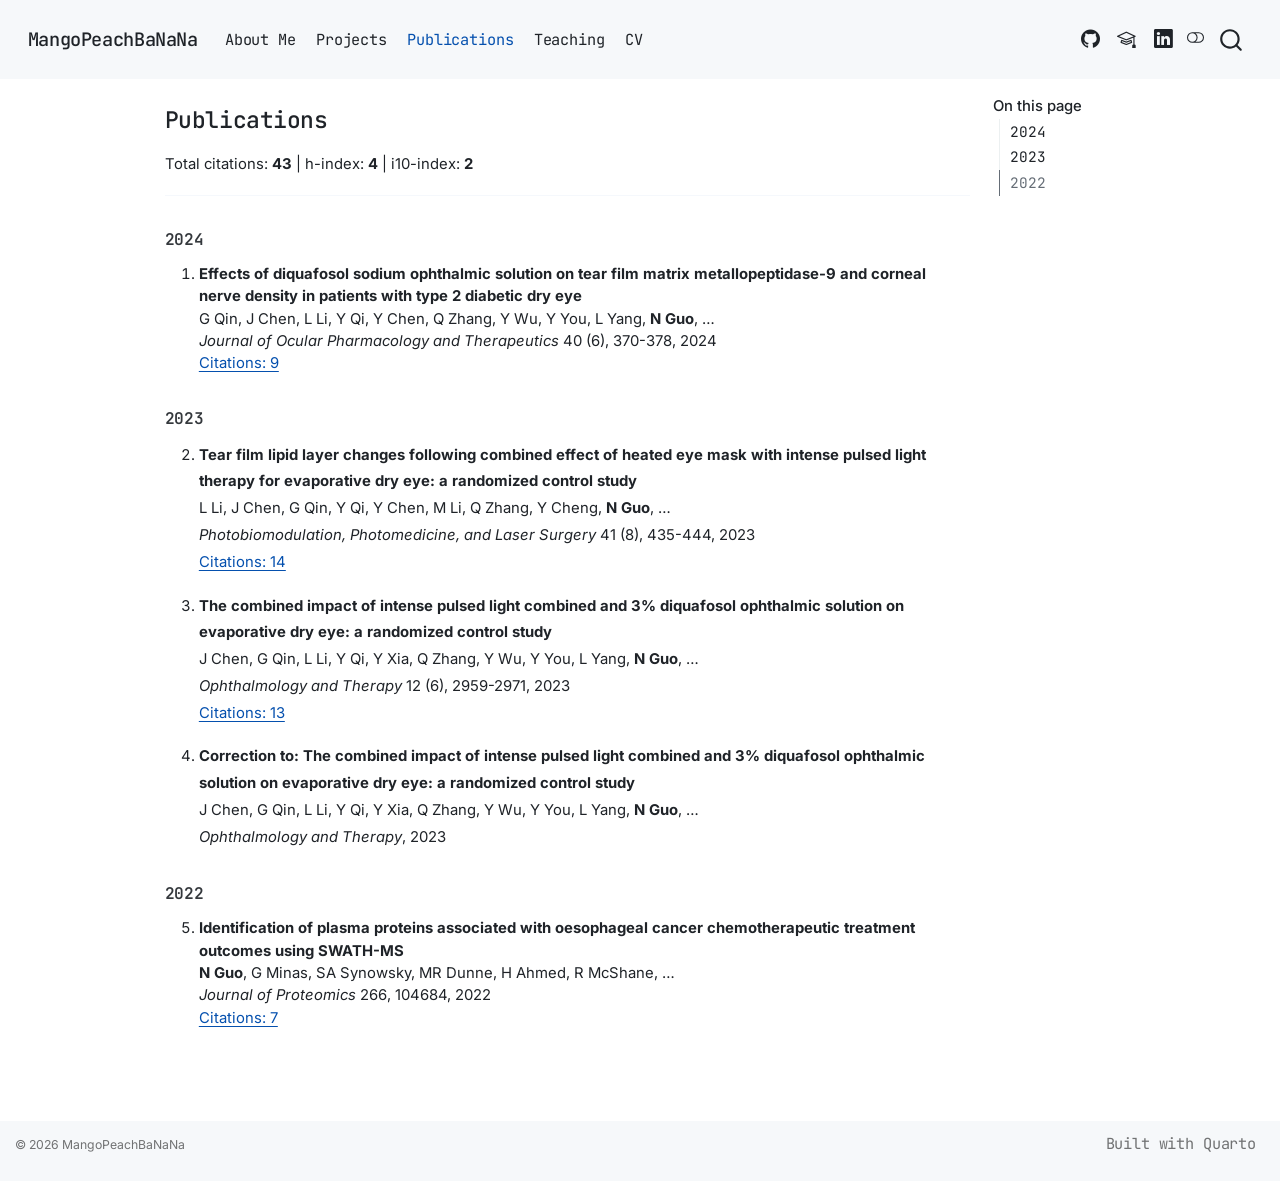
<file: publications.html>
<!DOCTYPE html>
<html xmlns="http://www.w3.org/1999/xhtml" lang="en" xml:lang="en"><head>

<meta charset="utf-8">
<meta name="generator" content="quarto-1.8.27">

<meta name="viewport" content="width=device-width, initial-scale=1.0, user-scalable=yes">


<title>Publications – MangoPeachBaNaNa</title>
<style>
code{white-space: pre-wrap;}
span.smallcaps{font-variant: small-caps;}
div.columns{display: flex; gap: min(4vw, 1.5em);}
div.column{flex: auto; overflow-x: auto;}
div.hanging-indent{margin-left: 1.5em; text-indent: -1.5em;}
ul.task-list{list-style: none;}
ul.task-list li input[type="checkbox"] {
  width: 0.8em;
  margin: 0 0.8em 0.2em -1em; /* quarto-specific, see https://github.com/quarto-dev/quarto-cli/issues/4556 */ 
  vertical-align: middle;
}
</style>


<script src="site_libs/quarto-nav/quarto-nav.js"></script>
<script src="site_libs/quarto-nav/headroom.min.js"></script>
<script src="site_libs/clipboard/clipboard.min.js"></script>
<script src="site_libs/quarto-search/autocomplete.umd.js"></script>
<script src="site_libs/quarto-search/fuse.min.js"></script>
<script src="site_libs/quarto-search/quarto-search.js"></script>
<meta name="quarto:offset" content="./">
<script src="site_libs/quarto-html/quarto.js" type="module"></script>
<script src="site_libs/quarto-html/tabsets/tabsets.js" type="module"></script>
<script src="site_libs/quarto-html/axe/axe-check.js" type="module"></script>
<script src="site_libs/quarto-html/popper.min.js"></script>
<script src="site_libs/quarto-html/tippy.umd.min.js"></script>
<script src="site_libs/quarto-html/anchor.min.js"></script>
<link href="site_libs/quarto-html/tippy.css" rel="stylesheet">
<link href="site_libs/quarto-html/quarto-syntax-highlighting-1db93ad564941799b89f6d85020963cd.css" rel="stylesheet" class="quarto-color-scheme" id="quarto-text-highlighting-styles">
<link href="site_libs/quarto-html/quarto-syntax-highlighting-dark-fd24eeb1afc0716289c82790ee1a7115.css" rel="stylesheet" class="quarto-color-scheme quarto-color-alternate" id="quarto-text-highlighting-styles">
<link href="site_libs/quarto-html/quarto-syntax-highlighting-1db93ad564941799b89f6d85020963cd.css" rel="stylesheet" class="quarto-color-scheme-extra" id="quarto-text-highlighting-styles">
<script src="site_libs/bootstrap/bootstrap.min.js"></script>
<link href="site_libs/bootstrap/bootstrap-icons.css" rel="stylesheet">
<link href="site_libs/bootstrap/bootstrap-f5eb65f6535cfbf44bdd7aae90d373fe.min.css" rel="stylesheet" append-hash="true" class="quarto-color-scheme" id="quarto-bootstrap" data-mode="light">
<link href="site_libs/bootstrap/bootstrap-dark-f8e4020b0d215e789e7d30422905dccf.min.css" rel="stylesheet" append-hash="true" class="quarto-color-scheme quarto-color-alternate" id="quarto-bootstrap" data-mode="dark">
<link href="site_libs/bootstrap/bootstrap-f5eb65f6535cfbf44bdd7aae90d373fe.min.css" rel="stylesheet" append-hash="true" class="quarto-color-scheme-extra" id="quarto-bootstrap" data-mode="light">
<script id="quarto-search-options" type="application/json">{
  "location": "navbar",
  "copy-button": false,
  "collapse-after": 3,
  "panel-placement": "end",
  "type": "overlay",
  "limit": 50,
  "keyboard-shortcut": [
    "f",
    "/",
    "s"
  ],
  "show-item-context": false,
  "language": {
    "search-no-results-text": "No results",
    "search-matching-documents-text": "matching documents",
    "search-copy-link-title": "Copy link to search",
    "search-hide-matches-text": "Hide additional matches",
    "search-more-match-text": "more match in this document",
    "search-more-matches-text": "more matches in this document",
    "search-clear-button-title": "Clear",
    "search-text-placeholder": "",
    "search-detached-cancel-button-title": "Cancel",
    "search-submit-button-title": "Submit",
    "search-label": "Search"
  }
}</script>
<style>html{ scroll-behavior: smooth; }</style>


<link rel="stylesheet" href="styles.css">
</head>

<body class="nav-fixed quarto-light"><script id="quarto-html-before-body" type="application/javascript">
    const toggleBodyColorMode = (bsSheetEl) => {
      const mode = bsSheetEl.getAttribute("data-mode");
      const bodyEl = window.document.querySelector("body");
      if (mode === "dark") {
        bodyEl.classList.add("quarto-dark");
        bodyEl.classList.remove("quarto-light");
      } else {
        bodyEl.classList.add("quarto-light");
        bodyEl.classList.remove("quarto-dark");
      }
    }
    const toggleBodyColorPrimary = () => {
      const bsSheetEl = window.document.querySelector("link#quarto-bootstrap:not([rel=disabled-stylesheet])");
      if (bsSheetEl) {
        toggleBodyColorMode(bsSheetEl);
      }
    }
    const setColorSchemeToggle = (alternate) => {
      const toggles = window.document.querySelectorAll('.quarto-color-scheme-toggle');
      for (let i=0; i < toggles.length; i++) {
        const toggle = toggles[i];
        if (toggle) {
          if (alternate) {
            toggle.classList.add("alternate");
          } else {
            toggle.classList.remove("alternate");
          }
        }
      }
    };
    const toggleColorMode = (alternate) => {
      // Switch the stylesheets
      const primaryStylesheets = window.document.querySelectorAll('link.quarto-color-scheme:not(.quarto-color-alternate)');
      const alternateStylesheets = window.document.querySelectorAll('link.quarto-color-scheme.quarto-color-alternate');
      manageTransitions('#quarto-margin-sidebar .nav-link', false);
      if (alternate) {
        // note: dark is layered on light, we don't disable primary!
        enableStylesheet(alternateStylesheets);
        for (const sheetNode of alternateStylesheets) {
          if (sheetNode.id === "quarto-bootstrap") {
            toggleBodyColorMode(sheetNode);
          }
        }
      } else {
        disableStylesheet(alternateStylesheets);
        enableStylesheet(primaryStylesheets)
        toggleBodyColorPrimary();
      }
      manageTransitions('#quarto-margin-sidebar .nav-link', true);
      // Switch the toggles
      setColorSchemeToggle(alternate)
      // Hack to workaround the fact that safari doesn't
      // properly recolor the scrollbar when toggling (#1455)
      if (navigator.userAgent.indexOf('Safari') > 0 && navigator.userAgent.indexOf('Chrome') == -1) {
        manageTransitions("body", false);
        window.scrollTo(0, 1);
        setTimeout(() => {
          window.scrollTo(0, 0);
          manageTransitions("body", true);
        }, 40);
      }
    }
    const disableStylesheet = (stylesheets) => {
      for (let i=0; i < stylesheets.length; i++) {
        const stylesheet = stylesheets[i];
        stylesheet.rel = 'disabled-stylesheet';
      }
    }
    const enableStylesheet = (stylesheets) => {
      for (let i=0; i < stylesheets.length; i++) {
        const stylesheet = stylesheets[i];
        if(stylesheet.rel !== 'stylesheet') { // for Chrome, which will still FOUC without this check
          stylesheet.rel = 'stylesheet';
        }
      }
    }
    const manageTransitions = (selector, allowTransitions) => {
      const els = window.document.querySelectorAll(selector);
      for (let i=0; i < els.length; i++) {
        const el = els[i];
        if (allowTransitions) {
          el.classList.remove('notransition');
        } else {
          el.classList.add('notransition');
        }
      }
    }
    const isFileUrl = () => {
      return window.location.protocol === 'file:';
    }
    const hasAlternateSentinel = () => {
      let styleSentinel = getColorSchemeSentinel();
      if (styleSentinel !== null) {
        return styleSentinel === "alternate";
      } else {
        return false;
      }
    }
    const setStyleSentinel = (alternate) => {
      const value = alternate ? "alternate" : "default";
      if (!isFileUrl()) {
        window.localStorage.setItem("quarto-color-scheme", value);
      } else {
        localAlternateSentinel = value;
      }
    }
    const getColorSchemeSentinel = () => {
      if (!isFileUrl()) {
        const storageValue = window.localStorage.getItem("quarto-color-scheme");
        return storageValue != null ? storageValue : localAlternateSentinel;
      } else {
        return localAlternateSentinel;
      }
    }
    const toggleGiscusIfUsed = (isAlternate, darkModeDefault) => {
      const baseTheme = document.querySelector('#giscus-base-theme')?.value ?? 'light';
      const alternateTheme = document.querySelector('#giscus-alt-theme')?.value ?? 'dark';
      let newTheme = '';
      if(authorPrefersDark) {
        newTheme = isAlternate ? baseTheme : alternateTheme;
      } else {
        newTheme = isAlternate ? alternateTheme : baseTheme;
      }
      const changeGiscusTheme = () => {
        // From: https://github.com/giscus/giscus/issues/336
        const sendMessage = (message) => {
          const iframe = document.querySelector('iframe.giscus-frame');
          if (!iframe) return;
          iframe.contentWindow.postMessage({ giscus: message }, 'https://giscus.app');
        }
        sendMessage({
          setConfig: {
            theme: newTheme
          }
        });
      }
      const isGiscussLoaded = window.document.querySelector('iframe.giscus-frame') !== null;
      if (isGiscussLoaded) {
        changeGiscusTheme();
      }
    };
    const authorPrefersDark = false;
    const queryPrefersDark = window.matchMedia('(prefers-color-scheme: dark)');
    const darkModeDefault = queryPrefersDark.matches;
      document.querySelector('link#quarto-text-highlighting-styles.quarto-color-scheme-extra').rel = 'disabled-stylesheet';
      document.querySelector('link#quarto-bootstrap.quarto-color-scheme-extra').rel = 'disabled-stylesheet';
    let localAlternateSentinel = darkModeDefault ? 'alternate' : 'default';
    // Dark / light mode switch
    window.quartoToggleColorScheme = () => {
      // Read the current dark / light value
      let toAlternate = !hasAlternateSentinel();
      toggleColorMode(toAlternate);
      setStyleSentinel(toAlternate);
      toggleGiscusIfUsed(toAlternate, darkModeDefault);
      window.dispatchEvent(new Event('resize'));
    };
    queryPrefersDark.addEventListener("change", e => {
      if(window.localStorage.getItem("quarto-color-scheme") !== null)
        return;
      const alternate = e.matches
      toggleColorMode(alternate);
      localAlternateSentinel = e.matches ? 'alternate' : 'default'; // this is used alongside local storage!
      toggleGiscusIfUsed(alternate, darkModeDefault);
    });
    // Switch to dark mode if need be
    if (hasAlternateSentinel()) {
      toggleColorMode(true);
    } else {
      toggleColorMode(false);
    }
  </script>

<div id="quarto-search-results"></div>
  <header id="quarto-header" class="headroom fixed-top">
    <nav class="navbar navbar-expand-lg " data-bs-theme="dark">
      <div class="navbar-container container-fluid">
      <div class="navbar-brand-container mx-auto">
    <a class="navbar-brand" href="./index.html">
    <span class="navbar-title">MangoPeachBaNaNa</span>
    </a>
  </div>
            <div id="quarto-search" class="" title="Search"></div>
          <button class="navbar-toggler" type="button" data-bs-toggle="collapse" data-bs-target="#navbarCollapse" aria-controls="navbarCollapse" role="menu" aria-expanded="false" aria-label="Toggle navigation" onclick="if (window.quartoToggleHeadroom) { window.quartoToggleHeadroom(); }">
  <span class="navbar-toggler-icon"></span>
</button>
          <div class="collapse navbar-collapse" id="navbarCollapse">
            <ul class="navbar-nav navbar-nav-scroll me-auto">
  <li class="nav-item">
    <a class="nav-link" href="./index.html"> 
<span class="menu-text">About Me</span></a>
  </li>  
  <li class="nav-item">
    <a class="nav-link" href="./projects.html"> 
<span class="menu-text">Projects</span></a>
  </li>  
  <li class="nav-item">
    <a class="nav-link active" href="./publications.html" aria-current="page"> 
<span class="menu-text">Publications</span></a>
  </li>  
  <li class="nav-item">
    <a class="nav-link" href="./teaching.html"> 
<span class="menu-text">Teaching</span></a>
  </li>  
  <li class="nav-item">
    <a class="nav-link" href="./CV.html"> 
<span class="menu-text">CV</span></a>
  </li>  
</ul>
            <ul class="navbar-nav navbar-nav-scroll ms-auto">
  <li class="nav-item compact">
    <a class="nav-link" href="https://github.com/MangoPeachBaNaNa"> <i class="bi bi-github" role="img">
</i> 
<span class="menu-text"></span></a>
  </li>  
  <li class="nav-item compact">
    <a class="nav-link" href="https://scholar.google.com/citations?user=-y4a2zUAAAAJ&amp;hl=en" target="_blank"> <i class="bi bi-mortarboard" role="img" aria-label="Google Scholar">
</i> 
<span class="menu-text"></span></a>
  </li>  
  <li class="nav-item compact">
    <a class="nav-link" href="https://www.linkedin.com/in/naici-guo/"> <i class="bi bi-linkedin" role="img">
</i> 
<span class="menu-text"></span></a>
  </li>  
</ul>
          </div> <!-- /navcollapse -->
            <div class="quarto-navbar-tools">
  <a href="" class="quarto-color-scheme-toggle quarto-navigation-tool  px-1" onclick="window.quartoToggleColorScheme(); return false;" title="Toggle dark mode"><i class="bi"></i></a>
</div>
      </div> <!-- /container-fluid -->
    </nav>
</header>
<!-- content -->
<div id="quarto-content" class="quarto-container page-columns page-rows-contents page-layout-article page-navbar">
<!-- sidebar -->
<!-- margin-sidebar -->
    <div id="quarto-margin-sidebar" class="sidebar margin-sidebar">
        <nav id="TOC" role="doc-toc" class="toc-active">
    <h2 id="toc-title">On this page</h2>
   
  <ul>
  <li><a href="#section" id="toc-section" class="nav-link active" data-scroll-target="#section">2024</a></li>
  <li><a href="#section-1" id="toc-section-1" class="nav-link" data-scroll-target="#section-1">2023</a></li>
  <li><a href="#section-2" id="toc-section-2" class="nav-link" data-scroll-target="#section-2">2022</a></li>
  </ul>
</nav>
    </div>
<!-- main -->
<main class="content" id="quarto-document-content">


<header id="title-block-header" class="quarto-title-block default">
<div class="quarto-title">
<h1 class="title">Publications</h1>
</div>



<div class="quarto-title-meta">

    
  
    
  </div>
  


</header>


<p>Total citations: <strong>43</strong> | h-index: <strong>4</strong> | i10-index: <strong>2</strong></p>
<hr>
<section id="section" class="level3">
<h3 class="anchored" data-anchor-id="section">2024</h3>
<ol type="1">
<li><strong>Effects of diquafosol sodium ophthalmic solution on tear film matrix metallopeptidase-9 and corneal nerve density in patients with type 2 diabetic dry eye</strong><br>
G Qin, J Chen, L Li, Y Qi, Y Chen, Q Zhang, Y Wu, Y You, L Yang, <strong>N Guo</strong>, …<br>
<em>Journal of Ocular Pharmacology and Therapeutics</em> 40 (6), 370-378, 2024<br>
<a href="https://scholar.google.com/scholar?cites=16768914142938218595">Citations: 9</a></li>
</ol>
</section>
<section id="section-1" class="level3">
<h3 class="anchored" data-anchor-id="section-1">2023</h3>
<ol start="2" type="1">
<li><p><strong>Tear film lipid layer changes following combined effect of heated eye mask with intense pulsed light therapy for evaporative dry eye: a randomized control study</strong><br>
L Li, J Chen, G Qin, Y Qi, Y Chen, M Li, Q Zhang, Y Cheng, <strong>N Guo</strong>, …<br>
<em>Photobiomodulation, Photomedicine, and Laser Surgery</em> 41 (8), 435-444, 2023<br>
<a href="https://scholar.google.com/scholar?cites=14370721786280670036">Citations: 14</a></p></li>
<li><p><strong>The combined impact of intense pulsed light combined and 3% diquafosol ophthalmic solution on evaporative dry eye: a randomized control study</strong><br>
J Chen, G Qin, L Li, Y Qi, Y Xia, Q Zhang, Y Wu, Y You, L Yang, <strong>N Guo</strong>, …<br>
<em>Ophthalmology and Therapy</em> 12 (6), 2959-2971, 2023<br>
<a href="https://scholar.google.com/scholar?cites=17389402655664293634">Citations: 13</a></p></li>
<li><p><strong>Correction to: The combined impact of intense pulsed light combined and 3% diquafosol ophthalmic solution on evaporative dry eye: a randomized control study</strong><br>
J Chen, G Qin, L Li, Y Qi, Y Xia, Q Zhang, Y Wu, Y You, L Yang, <strong>N Guo</strong>, …<br>
<em>Ophthalmology and Therapy</em>, 2023</p></li>
</ol>
</section>
<section id="section-2" class="level3">
<h3 class="anchored" data-anchor-id="section-2">2022</h3>
<ol start="5" type="1">
<li><strong>Identification of plasma proteins associated with oesophageal cancer chemotherapeutic treatment outcomes using SWATH-MS</strong><br>
<strong>N Guo</strong>, G Minas, SA Synowsky, MR Dunne, H Ahmed, R McShane, …<br>
<em>Journal of Proteomics</em> 266, 104684, 2022<br>
<a href="https://scholar.google.com/scholar?cites=3737311243391145161">Citations: 7</a></li>
</ol>


</section>

</main> <!-- /main -->
<script id="quarto-html-after-body" type="application/javascript">
  window.document.addEventListener("DOMContentLoaded", function (event) {
    // Ensure there is a toggle, if there isn't float one in the top right
    if (window.document.querySelector('.quarto-color-scheme-toggle') === null) {
      const a = window.document.createElement('a');
      a.classList.add('top-right');
      a.classList.add('quarto-color-scheme-toggle');
      a.href = "";
      a.onclick = function() { try { window.quartoToggleColorScheme(); } catch {} return false; };
      const i = window.document.createElement("i");
      i.classList.add('bi');
      a.appendChild(i);
      window.document.body.appendChild(a);
    }
    setColorSchemeToggle(hasAlternateSentinel())
    const icon = "";
    const anchorJS = new window.AnchorJS();
    anchorJS.options = {
      placement: 'right',
      icon: icon
    };
    anchorJS.add('.anchored');
    const isCodeAnnotation = (el) => {
      for (const clz of el.classList) {
        if (clz.startsWith('code-annotation-')) {                     
          return true;
        }
      }
      return false;
    }
    const onCopySuccess = function(e) {
      // button target
      const button = e.trigger;
      // don't keep focus
      button.blur();
      // flash "checked"
      button.classList.add('code-copy-button-checked');
      var currentTitle = button.getAttribute("title");
      button.setAttribute("title", "Copied!");
      let tooltip;
      if (window.bootstrap) {
        button.setAttribute("data-bs-toggle", "tooltip");
        button.setAttribute("data-bs-placement", "left");
        button.setAttribute("data-bs-title", "Copied!");
        tooltip = new bootstrap.Tooltip(button, 
          { trigger: "manual", 
            customClass: "code-copy-button-tooltip",
            offset: [0, -8]});
        tooltip.show();    
      }
      setTimeout(function() {
        if (tooltip) {
          tooltip.hide();
          button.removeAttribute("data-bs-title");
          button.removeAttribute("data-bs-toggle");
          button.removeAttribute("data-bs-placement");
        }
        button.setAttribute("title", currentTitle);
        button.classList.remove('code-copy-button-checked');
      }, 1000);
      // clear code selection
      e.clearSelection();
    }
    const getTextToCopy = function(trigger) {
      const outerScaffold = trigger.parentElement.cloneNode(true);
      const codeEl = outerScaffold.querySelector('code');
      for (const childEl of codeEl.children) {
        if (isCodeAnnotation(childEl)) {
          childEl.remove();
        }
      }
      return codeEl.innerText;
    }
    const clipboard = new window.ClipboardJS('.code-copy-button:not([data-in-quarto-modal])', {
      text: getTextToCopy
    });
    clipboard.on('success', onCopySuccess);
    if (window.document.getElementById('quarto-embedded-source-code-modal')) {
      const clipboardModal = new window.ClipboardJS('.code-copy-button[data-in-quarto-modal]', {
        text: getTextToCopy,
        container: window.document.getElementById('quarto-embedded-source-code-modal')
      });
      clipboardModal.on('success', onCopySuccess);
    }
      var localhostRegex = new RegExp(/^(?:http|https):\/\/localhost\:?[0-9]*\//);
      var mailtoRegex = new RegExp(/^mailto:/);
        var filterRegex = new RegExp("https:\/\/MangoPeachBaNaNa\.github\.io");
      var isInternal = (href) => {
          return filterRegex.test(href) || localhostRegex.test(href) || mailtoRegex.test(href);
      }
      // Inspect non-navigation links and adorn them if external
     var links = window.document.querySelectorAll('a[href]:not(.nav-link):not(.navbar-brand):not(.toc-action):not(.sidebar-link):not(.sidebar-item-toggle):not(.pagination-link):not(.no-external):not([aria-hidden]):not(.dropdown-item):not(.quarto-navigation-tool):not(.about-link)');
      for (var i=0; i<links.length; i++) {
        const link = links[i];
        if (!isInternal(link.href)) {
          // undo the damage that might have been done by quarto-nav.js in the case of
          // links that we want to consider external
          if (link.dataset.originalHref !== undefined) {
            link.href = link.dataset.originalHref;
          }
        }
      }
    function tippyHover(el, contentFn, onTriggerFn, onUntriggerFn) {
      const config = {
        allowHTML: true,
        maxWidth: 500,
        delay: 100,
        arrow: false,
        appendTo: function(el) {
            return el.parentElement;
        },
        interactive: true,
        interactiveBorder: 10,
        theme: 'quarto',
        placement: 'bottom-start',
      };
      if (contentFn) {
        config.content = contentFn;
      }
      if (onTriggerFn) {
        config.onTrigger = onTriggerFn;
      }
      if (onUntriggerFn) {
        config.onUntrigger = onUntriggerFn;
      }
      window.tippy(el, config); 
    }
    const noterefs = window.document.querySelectorAll('a[role="doc-noteref"]');
    for (var i=0; i<noterefs.length; i++) {
      const ref = noterefs[i];
      tippyHover(ref, function() {
        // use id or data attribute instead here
        let href = ref.getAttribute('data-footnote-href') || ref.getAttribute('href');
        try { href = new URL(href).hash; } catch {}
        const id = href.replace(/^#\/?/, "");
        const note = window.document.getElementById(id);
        if (note) {
          return note.innerHTML;
        } else {
          return "";
        }
      });
    }
    const xrefs = window.document.querySelectorAll('a.quarto-xref');
    const processXRef = (id, note) => {
      // Strip column container classes
      const stripColumnClz = (el) => {
        el.classList.remove("page-full", "page-columns");
        if (el.children) {
          for (const child of el.children) {
            stripColumnClz(child);
          }
        }
      }
      stripColumnClz(note)
      if (id === null || id.startsWith('sec-')) {
        // Special case sections, only their first couple elements
        const container = document.createElement("div");
        if (note.children && note.children.length > 2) {
          container.appendChild(note.children[0].cloneNode(true));
          for (let i = 1; i < note.children.length; i++) {
            const child = note.children[i];
            if (child.tagName === "P" && child.innerText === "") {
              continue;
            } else {
              container.appendChild(child.cloneNode(true));
              break;
            }
          }
          if (window.Quarto?.typesetMath) {
            window.Quarto.typesetMath(container);
          }
          return container.innerHTML
        } else {
          if (window.Quarto?.typesetMath) {
            window.Quarto.typesetMath(note);
          }
          return note.innerHTML;
        }
      } else {
        // Remove any anchor links if they are present
        const anchorLink = note.querySelector('a.anchorjs-link');
        if (anchorLink) {
          anchorLink.remove();
        }
        if (window.Quarto?.typesetMath) {
          window.Quarto.typesetMath(note);
        }
        if (note.classList.contains("callout")) {
          return note.outerHTML;
        } else {
          return note.innerHTML;
        }
      }
    }
    for (var i=0; i<xrefs.length; i++) {
      const xref = xrefs[i];
      tippyHover(xref, undefined, function(instance) {
        instance.disable();
        let url = xref.getAttribute('href');
        let hash = undefined; 
        if (url.startsWith('#')) {
          hash = url;
        } else {
          try { hash = new URL(url).hash; } catch {}
        }
        if (hash) {
          const id = hash.replace(/^#\/?/, "");
          const note = window.document.getElementById(id);
          if (note !== null) {
            try {
              const html = processXRef(id, note.cloneNode(true));
              instance.setContent(html);
            } finally {
              instance.enable();
              instance.show();
            }
          } else {
            // See if we can fetch this
            fetch(url.split('#')[0])
            .then(res => res.text())
            .then(html => {
              const parser = new DOMParser();
              const htmlDoc = parser.parseFromString(html, "text/html");
              const note = htmlDoc.getElementById(id);
              if (note !== null) {
                const html = processXRef(id, note);
                instance.setContent(html);
              } 
            }).finally(() => {
              instance.enable();
              instance.show();
            });
          }
        } else {
          // See if we can fetch a full url (with no hash to target)
          // This is a special case and we should probably do some content thinning / targeting
          fetch(url)
          .then(res => res.text())
          .then(html => {
            const parser = new DOMParser();
            const htmlDoc = parser.parseFromString(html, "text/html");
            const note = htmlDoc.querySelector('main.content');
            if (note !== null) {
              // This should only happen for chapter cross references
              // (since there is no id in the URL)
              // remove the first header
              if (note.children.length > 0 && note.children[0].tagName === "HEADER") {
                note.children[0].remove();
              }
              const html = processXRef(null, note);
              instance.setContent(html);
            } 
          }).finally(() => {
            instance.enable();
            instance.show();
          });
        }
      }, function(instance) {
      });
    }
        let selectedAnnoteEl;
        const selectorForAnnotation = ( cell, annotation) => {
          let cellAttr = 'data-code-cell="' + cell + '"';
          let lineAttr = 'data-code-annotation="' +  annotation + '"';
          const selector = 'span[' + cellAttr + '][' + lineAttr + ']';
          return selector;
        }
        const selectCodeLines = (annoteEl) => {
          const doc = window.document;
          const targetCell = annoteEl.getAttribute("data-target-cell");
          const targetAnnotation = annoteEl.getAttribute("data-target-annotation");
          const annoteSpan = window.document.querySelector(selectorForAnnotation(targetCell, targetAnnotation));
          const lines = annoteSpan.getAttribute("data-code-lines").split(",");
          const lineIds = lines.map((line) => {
            return targetCell + "-" + line;
          })
          let top = null;
          let height = null;
          let parent = null;
          if (lineIds.length > 0) {
              //compute the position of the single el (top and bottom and make a div)
              const el = window.document.getElementById(lineIds[0]);
              top = el.offsetTop;
              height = el.offsetHeight;
              parent = el.parentElement.parentElement;
            if (lineIds.length > 1) {
              const lastEl = window.document.getElementById(lineIds[lineIds.length - 1]);
              const bottom = lastEl.offsetTop + lastEl.offsetHeight;
              height = bottom - top;
            }
            if (top !== null && height !== null && parent !== null) {
              // cook up a div (if necessary) and position it 
              let div = window.document.getElementById("code-annotation-line-highlight");
              if (div === null) {
                div = window.document.createElement("div");
                div.setAttribute("id", "code-annotation-line-highlight");
                div.style.position = 'absolute';
                parent.appendChild(div);
              }
              div.style.top = top - 2 + "px";
              div.style.height = height + 4 + "px";
              div.style.left = 0;
              let gutterDiv = window.document.getElementById("code-annotation-line-highlight-gutter");
              if (gutterDiv === null) {
                gutterDiv = window.document.createElement("div");
                gutterDiv.setAttribute("id", "code-annotation-line-highlight-gutter");
                gutterDiv.style.position = 'absolute';
                const codeCell = window.document.getElementById(targetCell);
                const gutter = codeCell.querySelector('.code-annotation-gutter');
                gutter.appendChild(gutterDiv);
              }
              gutterDiv.style.top = top - 2 + "px";
              gutterDiv.style.height = height + 4 + "px";
            }
            selectedAnnoteEl = annoteEl;
          }
        };
        const unselectCodeLines = () => {
          const elementsIds = ["code-annotation-line-highlight", "code-annotation-line-highlight-gutter"];
          elementsIds.forEach((elId) => {
            const div = window.document.getElementById(elId);
            if (div) {
              div.remove();
            }
          });
          selectedAnnoteEl = undefined;
        };
          // Handle positioning of the toggle
      window.addEventListener(
        "resize",
        throttle(() => {
          elRect = undefined;
          if (selectedAnnoteEl) {
            selectCodeLines(selectedAnnoteEl);
          }
        }, 10)
      );
      function throttle(fn, ms) {
      let throttle = false;
      let timer;
        return (...args) => {
          if(!throttle) { // first call gets through
              fn.apply(this, args);
              throttle = true;
          } else { // all the others get throttled
              if(timer) clearTimeout(timer); // cancel #2
              timer = setTimeout(() => {
                fn.apply(this, args);
                timer = throttle = false;
              }, ms);
          }
        };
      }
        // Attach click handler to the DT
        const annoteDls = window.document.querySelectorAll('dt[data-target-cell]');
        for (const annoteDlNode of annoteDls) {
          annoteDlNode.addEventListener('click', (event) => {
            const clickedEl = event.target;
            if (clickedEl !== selectedAnnoteEl) {
              unselectCodeLines();
              const activeEl = window.document.querySelector('dt[data-target-cell].code-annotation-active');
              if (activeEl) {
                activeEl.classList.remove('code-annotation-active');
              }
              selectCodeLines(clickedEl);
              clickedEl.classList.add('code-annotation-active');
            } else {
              // Unselect the line
              unselectCodeLines();
              clickedEl.classList.remove('code-annotation-active');
            }
          });
        }
    const findCites = (el) => {
      const parentEl = el.parentElement;
      if (parentEl) {
        const cites = parentEl.dataset.cites;
        if (cites) {
          return {
            el,
            cites: cites.split(' ')
          };
        } else {
          return findCites(el.parentElement)
        }
      } else {
        return undefined;
      }
    };
    var bibliorefs = window.document.querySelectorAll('a[role="doc-biblioref"]');
    for (var i=0; i<bibliorefs.length; i++) {
      const ref = bibliorefs[i];
      const citeInfo = findCites(ref);
      if (citeInfo) {
        tippyHover(citeInfo.el, function() {
          var popup = window.document.createElement('div');
          citeInfo.cites.forEach(function(cite) {
            var citeDiv = window.document.createElement('div');
            citeDiv.classList.add('hanging-indent');
            citeDiv.classList.add('csl-entry');
            var biblioDiv = window.document.getElementById('ref-' + cite);
            if (biblioDiv) {
              citeDiv.innerHTML = biblioDiv.innerHTML;
            }
            popup.appendChild(citeDiv);
          });
          return popup.innerHTML;
        });
      }
    }
  });
  </script>
</div> <!-- /content -->
<footer class="footer">
  <div class="nav-footer">
    <div class="nav-footer-left">
<p>© 2026 MangoPeachBaNaNa</p>
</div>   
    <div class="nav-footer-center">
      &nbsp;
    </div>
    <div class="nav-footer-right">
      <ul class="footer-items list-unstyled">
    <li class="nav-item">
    <a class="nav-link" href="https://quarto.org">
<p>Built with Quarto</p>
</a>
  </li>  
</ul>
    </div>
  </div>
</footer>




<script src="site_libs/quarto-html/zenscroll-min.js"></script>
</body></html>
</file>
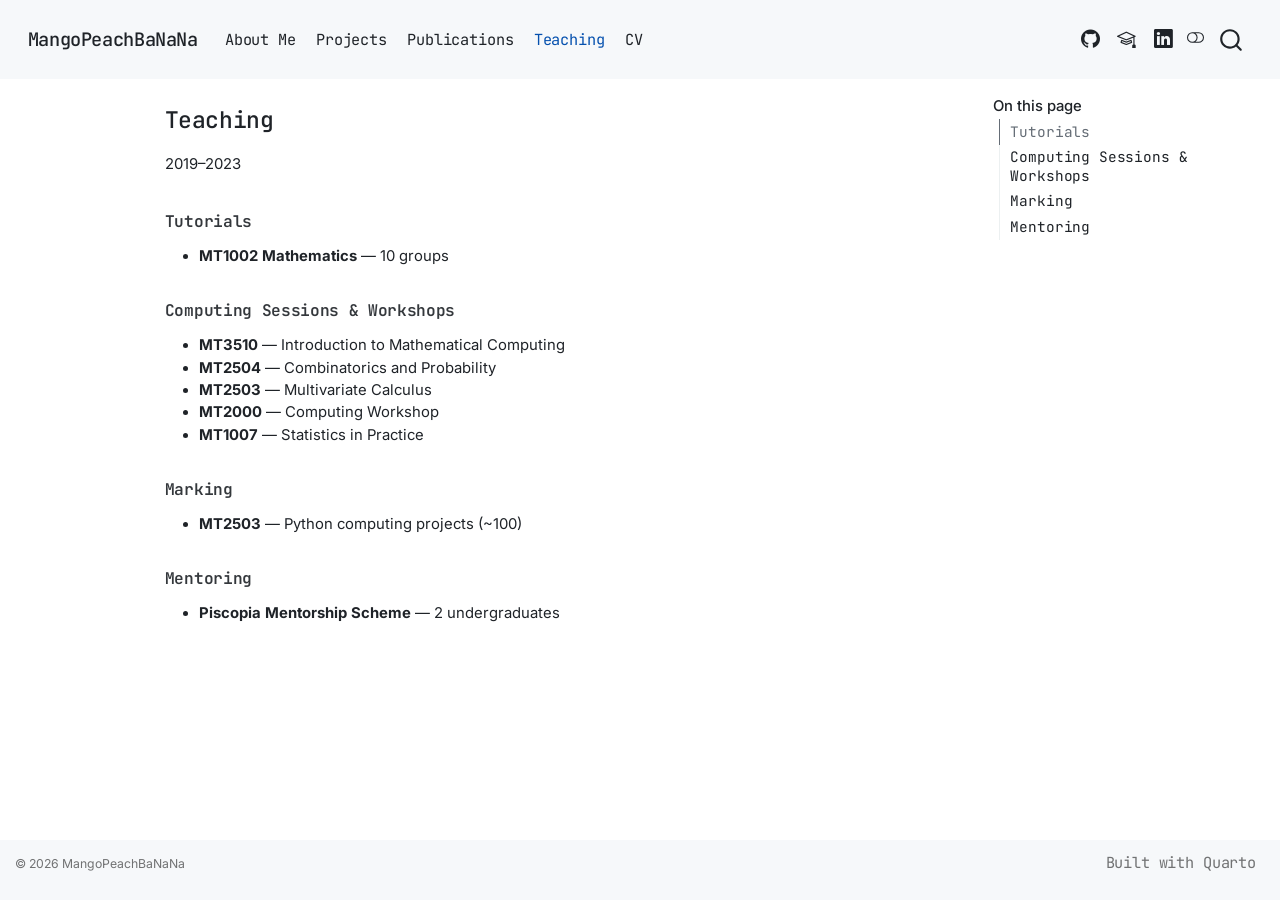
<file: teaching.html>
<!DOCTYPE html>
<html xmlns="http://www.w3.org/1999/xhtml" lang="en" xml:lang="en"><head>

<meta charset="utf-8">
<meta name="generator" content="quarto-1.8.27">

<meta name="viewport" content="width=device-width, initial-scale=1.0, user-scalable=yes">


<title>Teaching – MangoPeachBaNaNa</title>
<style>
code{white-space: pre-wrap;}
span.smallcaps{font-variant: small-caps;}
div.columns{display: flex; gap: min(4vw, 1.5em);}
div.column{flex: auto; overflow-x: auto;}
div.hanging-indent{margin-left: 1.5em; text-indent: -1.5em;}
ul.task-list{list-style: none;}
ul.task-list li input[type="checkbox"] {
  width: 0.8em;
  margin: 0 0.8em 0.2em -1em; /* quarto-specific, see https://github.com/quarto-dev/quarto-cli/issues/4556 */ 
  vertical-align: middle;
}
</style>


<script src="site_libs/quarto-nav/quarto-nav.js"></script>
<script src="site_libs/quarto-nav/headroom.min.js"></script>
<script src="site_libs/clipboard/clipboard.min.js"></script>
<script src="site_libs/quarto-search/autocomplete.umd.js"></script>
<script src="site_libs/quarto-search/fuse.min.js"></script>
<script src="site_libs/quarto-search/quarto-search.js"></script>
<meta name="quarto:offset" content="./">
<script src="site_libs/quarto-html/quarto.js" type="module"></script>
<script src="site_libs/quarto-html/tabsets/tabsets.js" type="module"></script>
<script src="site_libs/quarto-html/axe/axe-check.js" type="module"></script>
<script src="site_libs/quarto-html/popper.min.js"></script>
<script src="site_libs/quarto-html/tippy.umd.min.js"></script>
<script src="site_libs/quarto-html/anchor.min.js"></script>
<link href="site_libs/quarto-html/tippy.css" rel="stylesheet">
<link href="site_libs/quarto-html/quarto-syntax-highlighting-1db93ad564941799b89f6d85020963cd.css" rel="stylesheet" class="quarto-color-scheme" id="quarto-text-highlighting-styles">
<link href="site_libs/quarto-html/quarto-syntax-highlighting-dark-fd24eeb1afc0716289c82790ee1a7115.css" rel="stylesheet" class="quarto-color-scheme quarto-color-alternate" id="quarto-text-highlighting-styles">
<link href="site_libs/quarto-html/quarto-syntax-highlighting-1db93ad564941799b89f6d85020963cd.css" rel="stylesheet" class="quarto-color-scheme-extra" id="quarto-text-highlighting-styles">
<script src="site_libs/bootstrap/bootstrap.min.js"></script>
<link href="site_libs/bootstrap/bootstrap-icons.css" rel="stylesheet">
<link href="site_libs/bootstrap/bootstrap-f5eb65f6535cfbf44bdd7aae90d373fe.min.css" rel="stylesheet" append-hash="true" class="quarto-color-scheme" id="quarto-bootstrap" data-mode="light">
<link href="site_libs/bootstrap/bootstrap-dark-f8e4020b0d215e789e7d30422905dccf.min.css" rel="stylesheet" append-hash="true" class="quarto-color-scheme quarto-color-alternate" id="quarto-bootstrap" data-mode="dark">
<link href="site_libs/bootstrap/bootstrap-f5eb65f6535cfbf44bdd7aae90d373fe.min.css" rel="stylesheet" append-hash="true" class="quarto-color-scheme-extra" id="quarto-bootstrap" data-mode="light">
<script id="quarto-search-options" type="application/json">{
  "location": "navbar",
  "copy-button": false,
  "collapse-after": 3,
  "panel-placement": "end",
  "type": "overlay",
  "limit": 50,
  "keyboard-shortcut": [
    "f",
    "/",
    "s"
  ],
  "show-item-context": false,
  "language": {
    "search-no-results-text": "No results",
    "search-matching-documents-text": "matching documents",
    "search-copy-link-title": "Copy link to search",
    "search-hide-matches-text": "Hide additional matches",
    "search-more-match-text": "more match in this document",
    "search-more-matches-text": "more matches in this document",
    "search-clear-button-title": "Clear",
    "search-text-placeholder": "",
    "search-detached-cancel-button-title": "Cancel",
    "search-submit-button-title": "Submit",
    "search-label": "Search"
  }
}</script>
<style>html{ scroll-behavior: smooth; }</style>


<link rel="stylesheet" href="styles.css">
</head>

<body class="nav-fixed quarto-light"><script id="quarto-html-before-body" type="application/javascript">
    const toggleBodyColorMode = (bsSheetEl) => {
      const mode = bsSheetEl.getAttribute("data-mode");
      const bodyEl = window.document.querySelector("body");
      if (mode === "dark") {
        bodyEl.classList.add("quarto-dark");
        bodyEl.classList.remove("quarto-light");
      } else {
        bodyEl.classList.add("quarto-light");
        bodyEl.classList.remove("quarto-dark");
      }
    }
    const toggleBodyColorPrimary = () => {
      const bsSheetEl = window.document.querySelector("link#quarto-bootstrap:not([rel=disabled-stylesheet])");
      if (bsSheetEl) {
        toggleBodyColorMode(bsSheetEl);
      }
    }
    const setColorSchemeToggle = (alternate) => {
      const toggles = window.document.querySelectorAll('.quarto-color-scheme-toggle');
      for (let i=0; i < toggles.length; i++) {
        const toggle = toggles[i];
        if (toggle) {
          if (alternate) {
            toggle.classList.add("alternate");
          } else {
            toggle.classList.remove("alternate");
          }
        }
      }
    };
    const toggleColorMode = (alternate) => {
      // Switch the stylesheets
      const primaryStylesheets = window.document.querySelectorAll('link.quarto-color-scheme:not(.quarto-color-alternate)');
      const alternateStylesheets = window.document.querySelectorAll('link.quarto-color-scheme.quarto-color-alternate');
      manageTransitions('#quarto-margin-sidebar .nav-link', false);
      if (alternate) {
        // note: dark is layered on light, we don't disable primary!
        enableStylesheet(alternateStylesheets);
        for (const sheetNode of alternateStylesheets) {
          if (sheetNode.id === "quarto-bootstrap") {
            toggleBodyColorMode(sheetNode);
          }
        }
      } else {
        disableStylesheet(alternateStylesheets);
        enableStylesheet(primaryStylesheets)
        toggleBodyColorPrimary();
      }
      manageTransitions('#quarto-margin-sidebar .nav-link', true);
      // Switch the toggles
      setColorSchemeToggle(alternate)
      // Hack to workaround the fact that safari doesn't
      // properly recolor the scrollbar when toggling (#1455)
      if (navigator.userAgent.indexOf('Safari') > 0 && navigator.userAgent.indexOf('Chrome') == -1) {
        manageTransitions("body", false);
        window.scrollTo(0, 1);
        setTimeout(() => {
          window.scrollTo(0, 0);
          manageTransitions("body", true);
        }, 40);
      }
    }
    const disableStylesheet = (stylesheets) => {
      for (let i=0; i < stylesheets.length; i++) {
        const stylesheet = stylesheets[i];
        stylesheet.rel = 'disabled-stylesheet';
      }
    }
    const enableStylesheet = (stylesheets) => {
      for (let i=0; i < stylesheets.length; i++) {
        const stylesheet = stylesheets[i];
        if(stylesheet.rel !== 'stylesheet') { // for Chrome, which will still FOUC without this check
          stylesheet.rel = 'stylesheet';
        }
      }
    }
    const manageTransitions = (selector, allowTransitions) => {
      const els = window.document.querySelectorAll(selector);
      for (let i=0; i < els.length; i++) {
        const el = els[i];
        if (allowTransitions) {
          el.classList.remove('notransition');
        } else {
          el.classList.add('notransition');
        }
      }
    }
    const isFileUrl = () => {
      return window.location.protocol === 'file:';
    }
    const hasAlternateSentinel = () => {
      let styleSentinel = getColorSchemeSentinel();
      if (styleSentinel !== null) {
        return styleSentinel === "alternate";
      } else {
        return false;
      }
    }
    const setStyleSentinel = (alternate) => {
      const value = alternate ? "alternate" : "default";
      if (!isFileUrl()) {
        window.localStorage.setItem("quarto-color-scheme", value);
      } else {
        localAlternateSentinel = value;
      }
    }
    const getColorSchemeSentinel = () => {
      if (!isFileUrl()) {
        const storageValue = window.localStorage.getItem("quarto-color-scheme");
        return storageValue != null ? storageValue : localAlternateSentinel;
      } else {
        return localAlternateSentinel;
      }
    }
    const toggleGiscusIfUsed = (isAlternate, darkModeDefault) => {
      const baseTheme = document.querySelector('#giscus-base-theme')?.value ?? 'light';
      const alternateTheme = document.querySelector('#giscus-alt-theme')?.value ?? 'dark';
      let newTheme = '';
      if(authorPrefersDark) {
        newTheme = isAlternate ? baseTheme : alternateTheme;
      } else {
        newTheme = isAlternate ? alternateTheme : baseTheme;
      }
      const changeGiscusTheme = () => {
        // From: https://github.com/giscus/giscus/issues/336
        const sendMessage = (message) => {
          const iframe = document.querySelector('iframe.giscus-frame');
          if (!iframe) return;
          iframe.contentWindow.postMessage({ giscus: message }, 'https://giscus.app');
        }
        sendMessage({
          setConfig: {
            theme: newTheme
          }
        });
      }
      const isGiscussLoaded = window.document.querySelector('iframe.giscus-frame') !== null;
      if (isGiscussLoaded) {
        changeGiscusTheme();
      }
    };
    const authorPrefersDark = false;
    const queryPrefersDark = window.matchMedia('(prefers-color-scheme: dark)');
    const darkModeDefault = queryPrefersDark.matches;
      document.querySelector('link#quarto-text-highlighting-styles.quarto-color-scheme-extra').rel = 'disabled-stylesheet';
      document.querySelector('link#quarto-bootstrap.quarto-color-scheme-extra').rel = 'disabled-stylesheet';
    let localAlternateSentinel = darkModeDefault ? 'alternate' : 'default';
    // Dark / light mode switch
    window.quartoToggleColorScheme = () => {
      // Read the current dark / light value
      let toAlternate = !hasAlternateSentinel();
      toggleColorMode(toAlternate);
      setStyleSentinel(toAlternate);
      toggleGiscusIfUsed(toAlternate, darkModeDefault);
      window.dispatchEvent(new Event('resize'));
    };
    queryPrefersDark.addEventListener("change", e => {
      if(window.localStorage.getItem("quarto-color-scheme") !== null)
        return;
      const alternate = e.matches
      toggleColorMode(alternate);
      localAlternateSentinel = e.matches ? 'alternate' : 'default'; // this is used alongside local storage!
      toggleGiscusIfUsed(alternate, darkModeDefault);
    });
    // Switch to dark mode if need be
    if (hasAlternateSentinel()) {
      toggleColorMode(true);
    } else {
      toggleColorMode(false);
    }
  </script>

<div id="quarto-search-results"></div>
  <header id="quarto-header" class="headroom fixed-top">
    <nav class="navbar navbar-expand-lg " data-bs-theme="dark">
      <div class="navbar-container container-fluid">
      <div class="navbar-brand-container mx-auto">
    <a class="navbar-brand" href="./index.html">
    <span class="navbar-title">MangoPeachBaNaNa</span>
    </a>
  </div>
            <div id="quarto-search" class="" title="Search"></div>
          <button class="navbar-toggler" type="button" data-bs-toggle="collapse" data-bs-target="#navbarCollapse" aria-controls="navbarCollapse" role="menu" aria-expanded="false" aria-label="Toggle navigation" onclick="if (window.quartoToggleHeadroom) { window.quartoToggleHeadroom(); }">
  <span class="navbar-toggler-icon"></span>
</button>
          <div class="collapse navbar-collapse" id="navbarCollapse">
            <ul class="navbar-nav navbar-nav-scroll me-auto">
  <li class="nav-item">
    <a class="nav-link" href="./index.html"> 
<span class="menu-text">About Me</span></a>
  </li>  
  <li class="nav-item">
    <a class="nav-link" href="./projects.html"> 
<span class="menu-text">Projects</span></a>
  </li>  
  <li class="nav-item">
    <a class="nav-link" href="./publications.html"> 
<span class="menu-text">Publications</span></a>
  </li>  
  <li class="nav-item">
    <a class="nav-link active" href="./teaching.html" aria-current="page"> 
<span class="menu-text">Teaching</span></a>
  </li>  
  <li class="nav-item">
    <a class="nav-link" href="./CV.html"> 
<span class="menu-text">CV</span></a>
  </li>  
</ul>
            <ul class="navbar-nav navbar-nav-scroll ms-auto">
  <li class="nav-item compact">
    <a class="nav-link" href="https://github.com/MangoPeachBaNaNa"> <i class="bi bi-github" role="img">
</i> 
<span class="menu-text"></span></a>
  </li>  
  <li class="nav-item compact">
    <a class="nav-link" href="https://scholar.google.com/citations?user=-y4a2zUAAAAJ&amp;hl=en" target="_blank"> <i class="bi bi-mortarboard" role="img" aria-label="Google Scholar">
</i> 
<span class="menu-text"></span></a>
  </li>  
  <li class="nav-item compact">
    <a class="nav-link" href="https://www.linkedin.com/in/naici-guo/"> <i class="bi bi-linkedin" role="img">
</i> 
<span class="menu-text"></span></a>
  </li>  
</ul>
          </div> <!-- /navcollapse -->
            <div class="quarto-navbar-tools">
  <a href="" class="quarto-color-scheme-toggle quarto-navigation-tool  px-1" onclick="window.quartoToggleColorScheme(); return false;" title="Toggle dark mode"><i class="bi"></i></a>
</div>
      </div> <!-- /container-fluid -->
    </nav>
</header>
<!-- content -->
<div id="quarto-content" class="quarto-container page-columns page-rows-contents page-layout-article page-navbar">
<!-- sidebar -->
<!-- margin-sidebar -->
    <div id="quarto-margin-sidebar" class="sidebar margin-sidebar">
        <nav id="TOC" role="doc-toc" class="toc-active">
    <h2 id="toc-title">On this page</h2>
   
  <ul>
  <li><a href="#tutorials" id="toc-tutorials" class="nav-link active" data-scroll-target="#tutorials">Tutorials</a></li>
  <li><a href="#computing-sessions-workshops" id="toc-computing-sessions-workshops" class="nav-link" data-scroll-target="#computing-sessions-workshops">Computing Sessions &amp; Workshops</a></li>
  <li><a href="#marking" id="toc-marking" class="nav-link" data-scroll-target="#marking">Marking</a></li>
  <li><a href="#mentoring" id="toc-mentoring" class="nav-link" data-scroll-target="#mentoring">Mentoring</a></li>
  </ul>
</nav>
    </div>
<!-- main -->
<main class="content" id="quarto-document-content">


<header id="title-block-header" class="quarto-title-block default">
<div class="quarto-title">
<h1 class="title">Teaching</h1>
</div>



<div class="quarto-title-meta">

    
  
    
  </div>
  


</header>


<p>2019–2023</p>
<section id="tutorials" class="level3">
<h3 class="anchored" data-anchor-id="tutorials">Tutorials</h3>
<ul>
<li><strong>MT1002 Mathematics</strong> — 10 groups</li>
</ul>
</section>
<section id="computing-sessions-workshops" class="level3">
<h3 class="anchored" data-anchor-id="computing-sessions-workshops">Computing Sessions &amp; Workshops</h3>
<ul>
<li><strong>MT3510</strong> — Introduction to Mathematical Computing</li>
<li><strong>MT2504</strong> — Combinatorics and Probability</li>
<li><strong>MT2503</strong> — Multivariate Calculus</li>
<li><strong>MT2000</strong> — Computing Workshop</li>
<li><strong>MT1007</strong> — Statistics in Practice</li>
</ul>
</section>
<section id="marking" class="level3">
<h3 class="anchored" data-anchor-id="marking">Marking</h3>
<ul>
<li><strong>MT2503</strong> — Python computing projects (~100)</li>
</ul>
</section>
<section id="mentoring" class="level3">
<h3 class="anchored" data-anchor-id="mentoring">Mentoring</h3>
<ul>
<li><strong>Piscopia Mentorship Scheme</strong> — 2 undergraduates</li>
</ul>


</section>

</main> <!-- /main -->
<script id="quarto-html-after-body" type="application/javascript">
  window.document.addEventListener("DOMContentLoaded", function (event) {
    // Ensure there is a toggle, if there isn't float one in the top right
    if (window.document.querySelector('.quarto-color-scheme-toggle') === null) {
      const a = window.document.createElement('a');
      a.classList.add('top-right');
      a.classList.add('quarto-color-scheme-toggle');
      a.href = "";
      a.onclick = function() { try { window.quartoToggleColorScheme(); } catch {} return false; };
      const i = window.document.createElement("i");
      i.classList.add('bi');
      a.appendChild(i);
      window.document.body.appendChild(a);
    }
    setColorSchemeToggle(hasAlternateSentinel())
    const icon = "";
    const anchorJS = new window.AnchorJS();
    anchorJS.options = {
      placement: 'right',
      icon: icon
    };
    anchorJS.add('.anchored');
    const isCodeAnnotation = (el) => {
      for (const clz of el.classList) {
        if (clz.startsWith('code-annotation-')) {                     
          return true;
        }
      }
      return false;
    }
    const onCopySuccess = function(e) {
      // button target
      const button = e.trigger;
      // don't keep focus
      button.blur();
      // flash "checked"
      button.classList.add('code-copy-button-checked');
      var currentTitle = button.getAttribute("title");
      button.setAttribute("title", "Copied!");
      let tooltip;
      if (window.bootstrap) {
        button.setAttribute("data-bs-toggle", "tooltip");
        button.setAttribute("data-bs-placement", "left");
        button.setAttribute("data-bs-title", "Copied!");
        tooltip = new bootstrap.Tooltip(button, 
          { trigger: "manual", 
            customClass: "code-copy-button-tooltip",
            offset: [0, -8]});
        tooltip.show();    
      }
      setTimeout(function() {
        if (tooltip) {
          tooltip.hide();
          button.removeAttribute("data-bs-title");
          button.removeAttribute("data-bs-toggle");
          button.removeAttribute("data-bs-placement");
        }
        button.setAttribute("title", currentTitle);
        button.classList.remove('code-copy-button-checked');
      }, 1000);
      // clear code selection
      e.clearSelection();
    }
    const getTextToCopy = function(trigger) {
      const outerScaffold = trigger.parentElement.cloneNode(true);
      const codeEl = outerScaffold.querySelector('code');
      for (const childEl of codeEl.children) {
        if (isCodeAnnotation(childEl)) {
          childEl.remove();
        }
      }
      return codeEl.innerText;
    }
    const clipboard = new window.ClipboardJS('.code-copy-button:not([data-in-quarto-modal])', {
      text: getTextToCopy
    });
    clipboard.on('success', onCopySuccess);
    if (window.document.getElementById('quarto-embedded-source-code-modal')) {
      const clipboardModal = new window.ClipboardJS('.code-copy-button[data-in-quarto-modal]', {
        text: getTextToCopy,
        container: window.document.getElementById('quarto-embedded-source-code-modal')
      });
      clipboardModal.on('success', onCopySuccess);
    }
      var localhostRegex = new RegExp(/^(?:http|https):\/\/localhost\:?[0-9]*\//);
      var mailtoRegex = new RegExp(/^mailto:/);
        var filterRegex = new RegExp("https:\/\/MangoPeachBaNaNa\.github\.io");
      var isInternal = (href) => {
          return filterRegex.test(href) || localhostRegex.test(href) || mailtoRegex.test(href);
      }
      // Inspect non-navigation links and adorn them if external
     var links = window.document.querySelectorAll('a[href]:not(.nav-link):not(.navbar-brand):not(.toc-action):not(.sidebar-link):not(.sidebar-item-toggle):not(.pagination-link):not(.no-external):not([aria-hidden]):not(.dropdown-item):not(.quarto-navigation-tool):not(.about-link)');
      for (var i=0; i<links.length; i++) {
        const link = links[i];
        if (!isInternal(link.href)) {
          // undo the damage that might have been done by quarto-nav.js in the case of
          // links that we want to consider external
          if (link.dataset.originalHref !== undefined) {
            link.href = link.dataset.originalHref;
          }
        }
      }
    function tippyHover(el, contentFn, onTriggerFn, onUntriggerFn) {
      const config = {
        allowHTML: true,
        maxWidth: 500,
        delay: 100,
        arrow: false,
        appendTo: function(el) {
            return el.parentElement;
        },
        interactive: true,
        interactiveBorder: 10,
        theme: 'quarto',
        placement: 'bottom-start',
      };
      if (contentFn) {
        config.content = contentFn;
      }
      if (onTriggerFn) {
        config.onTrigger = onTriggerFn;
      }
      if (onUntriggerFn) {
        config.onUntrigger = onUntriggerFn;
      }
      window.tippy(el, config); 
    }
    const noterefs = window.document.querySelectorAll('a[role="doc-noteref"]');
    for (var i=0; i<noterefs.length; i++) {
      const ref = noterefs[i];
      tippyHover(ref, function() {
        // use id or data attribute instead here
        let href = ref.getAttribute('data-footnote-href') || ref.getAttribute('href');
        try { href = new URL(href).hash; } catch {}
        const id = href.replace(/^#\/?/, "");
        const note = window.document.getElementById(id);
        if (note) {
          return note.innerHTML;
        } else {
          return "";
        }
      });
    }
    const xrefs = window.document.querySelectorAll('a.quarto-xref');
    const processXRef = (id, note) => {
      // Strip column container classes
      const stripColumnClz = (el) => {
        el.classList.remove("page-full", "page-columns");
        if (el.children) {
          for (const child of el.children) {
            stripColumnClz(child);
          }
        }
      }
      stripColumnClz(note)
      if (id === null || id.startsWith('sec-')) {
        // Special case sections, only their first couple elements
        const container = document.createElement("div");
        if (note.children && note.children.length > 2) {
          container.appendChild(note.children[0].cloneNode(true));
          for (let i = 1; i < note.children.length; i++) {
            const child = note.children[i];
            if (child.tagName === "P" && child.innerText === "") {
              continue;
            } else {
              container.appendChild(child.cloneNode(true));
              break;
            }
          }
          if (window.Quarto?.typesetMath) {
            window.Quarto.typesetMath(container);
          }
          return container.innerHTML
        } else {
          if (window.Quarto?.typesetMath) {
            window.Quarto.typesetMath(note);
          }
          return note.innerHTML;
        }
      } else {
        // Remove any anchor links if they are present
        const anchorLink = note.querySelector('a.anchorjs-link');
        if (anchorLink) {
          anchorLink.remove();
        }
        if (window.Quarto?.typesetMath) {
          window.Quarto.typesetMath(note);
        }
        if (note.classList.contains("callout")) {
          return note.outerHTML;
        } else {
          return note.innerHTML;
        }
      }
    }
    for (var i=0; i<xrefs.length; i++) {
      const xref = xrefs[i];
      tippyHover(xref, undefined, function(instance) {
        instance.disable();
        let url = xref.getAttribute('href');
        let hash = undefined; 
        if (url.startsWith('#')) {
          hash = url;
        } else {
          try { hash = new URL(url).hash; } catch {}
        }
        if (hash) {
          const id = hash.replace(/^#\/?/, "");
          const note = window.document.getElementById(id);
          if (note !== null) {
            try {
              const html = processXRef(id, note.cloneNode(true));
              instance.setContent(html);
            } finally {
              instance.enable();
              instance.show();
            }
          } else {
            // See if we can fetch this
            fetch(url.split('#')[0])
            .then(res => res.text())
            .then(html => {
              const parser = new DOMParser();
              const htmlDoc = parser.parseFromString(html, "text/html");
              const note = htmlDoc.getElementById(id);
              if (note !== null) {
                const html = processXRef(id, note);
                instance.setContent(html);
              } 
            }).finally(() => {
              instance.enable();
              instance.show();
            });
          }
        } else {
          // See if we can fetch a full url (with no hash to target)
          // This is a special case and we should probably do some content thinning / targeting
          fetch(url)
          .then(res => res.text())
          .then(html => {
            const parser = new DOMParser();
            const htmlDoc = parser.parseFromString(html, "text/html");
            const note = htmlDoc.querySelector('main.content');
            if (note !== null) {
              // This should only happen for chapter cross references
              // (since there is no id in the URL)
              // remove the first header
              if (note.children.length > 0 && note.children[0].tagName === "HEADER") {
                note.children[0].remove();
              }
              const html = processXRef(null, note);
              instance.setContent(html);
            } 
          }).finally(() => {
            instance.enable();
            instance.show();
          });
        }
      }, function(instance) {
      });
    }
        let selectedAnnoteEl;
        const selectorForAnnotation = ( cell, annotation) => {
          let cellAttr = 'data-code-cell="' + cell + '"';
          let lineAttr = 'data-code-annotation="' +  annotation + '"';
          const selector = 'span[' + cellAttr + '][' + lineAttr + ']';
          return selector;
        }
        const selectCodeLines = (annoteEl) => {
          const doc = window.document;
          const targetCell = annoteEl.getAttribute("data-target-cell");
          const targetAnnotation = annoteEl.getAttribute("data-target-annotation");
          const annoteSpan = window.document.querySelector(selectorForAnnotation(targetCell, targetAnnotation));
          const lines = annoteSpan.getAttribute("data-code-lines").split(",");
          const lineIds = lines.map((line) => {
            return targetCell + "-" + line;
          })
          let top = null;
          let height = null;
          let parent = null;
          if (lineIds.length > 0) {
              //compute the position of the single el (top and bottom and make a div)
              const el = window.document.getElementById(lineIds[0]);
              top = el.offsetTop;
              height = el.offsetHeight;
              parent = el.parentElement.parentElement;
            if (lineIds.length > 1) {
              const lastEl = window.document.getElementById(lineIds[lineIds.length - 1]);
              const bottom = lastEl.offsetTop + lastEl.offsetHeight;
              height = bottom - top;
            }
            if (top !== null && height !== null && parent !== null) {
              // cook up a div (if necessary) and position it 
              let div = window.document.getElementById("code-annotation-line-highlight");
              if (div === null) {
                div = window.document.createElement("div");
                div.setAttribute("id", "code-annotation-line-highlight");
                div.style.position = 'absolute';
                parent.appendChild(div);
              }
              div.style.top = top - 2 + "px";
              div.style.height = height + 4 + "px";
              div.style.left = 0;
              let gutterDiv = window.document.getElementById("code-annotation-line-highlight-gutter");
              if (gutterDiv === null) {
                gutterDiv = window.document.createElement("div");
                gutterDiv.setAttribute("id", "code-annotation-line-highlight-gutter");
                gutterDiv.style.position = 'absolute';
                const codeCell = window.document.getElementById(targetCell);
                const gutter = codeCell.querySelector('.code-annotation-gutter');
                gutter.appendChild(gutterDiv);
              }
              gutterDiv.style.top = top - 2 + "px";
              gutterDiv.style.height = height + 4 + "px";
            }
            selectedAnnoteEl = annoteEl;
          }
        };
        const unselectCodeLines = () => {
          const elementsIds = ["code-annotation-line-highlight", "code-annotation-line-highlight-gutter"];
          elementsIds.forEach((elId) => {
            const div = window.document.getElementById(elId);
            if (div) {
              div.remove();
            }
          });
          selectedAnnoteEl = undefined;
        };
          // Handle positioning of the toggle
      window.addEventListener(
        "resize",
        throttle(() => {
          elRect = undefined;
          if (selectedAnnoteEl) {
            selectCodeLines(selectedAnnoteEl);
          }
        }, 10)
      );
      function throttle(fn, ms) {
      let throttle = false;
      let timer;
        return (...args) => {
          if(!throttle) { // first call gets through
              fn.apply(this, args);
              throttle = true;
          } else { // all the others get throttled
              if(timer) clearTimeout(timer); // cancel #2
              timer = setTimeout(() => {
                fn.apply(this, args);
                timer = throttle = false;
              }, ms);
          }
        };
      }
        // Attach click handler to the DT
        const annoteDls = window.document.querySelectorAll('dt[data-target-cell]');
        for (const annoteDlNode of annoteDls) {
          annoteDlNode.addEventListener('click', (event) => {
            const clickedEl = event.target;
            if (clickedEl !== selectedAnnoteEl) {
              unselectCodeLines();
              const activeEl = window.document.querySelector('dt[data-target-cell].code-annotation-active');
              if (activeEl) {
                activeEl.classList.remove('code-annotation-active');
              }
              selectCodeLines(clickedEl);
              clickedEl.classList.add('code-annotation-active');
            } else {
              // Unselect the line
              unselectCodeLines();
              clickedEl.classList.remove('code-annotation-active');
            }
          });
        }
    const findCites = (el) => {
      const parentEl = el.parentElement;
      if (parentEl) {
        const cites = parentEl.dataset.cites;
        if (cites) {
          return {
            el,
            cites: cites.split(' ')
          };
        } else {
          return findCites(el.parentElement)
        }
      } else {
        return undefined;
      }
    };
    var bibliorefs = window.document.querySelectorAll('a[role="doc-biblioref"]');
    for (var i=0; i<bibliorefs.length; i++) {
      const ref = bibliorefs[i];
      const citeInfo = findCites(ref);
      if (citeInfo) {
        tippyHover(citeInfo.el, function() {
          var popup = window.document.createElement('div');
          citeInfo.cites.forEach(function(cite) {
            var citeDiv = window.document.createElement('div');
            citeDiv.classList.add('hanging-indent');
            citeDiv.classList.add('csl-entry');
            var biblioDiv = window.document.getElementById('ref-' + cite);
            if (biblioDiv) {
              citeDiv.innerHTML = biblioDiv.innerHTML;
            }
            popup.appendChild(citeDiv);
          });
          return popup.innerHTML;
        });
      }
    }
  });
  </script>
</div> <!-- /content -->
<footer class="footer">
  <div class="nav-footer">
    <div class="nav-footer-left">
<p>© 2026 MangoPeachBaNaNa</p>
</div>   
    <div class="nav-footer-center">
      &nbsp;
    </div>
    <div class="nav-footer-right">
      <ul class="footer-items list-unstyled">
    <li class="nav-item">
    <a class="nav-link" href="https://quarto.org">
<p>Built with Quarto</p>
</a>
  </li>  
</ul>
    </div>
  </div>
</footer>




<script src="site_libs/quarto-html/zenscroll-min.js"></script>
</body></html>
</file>
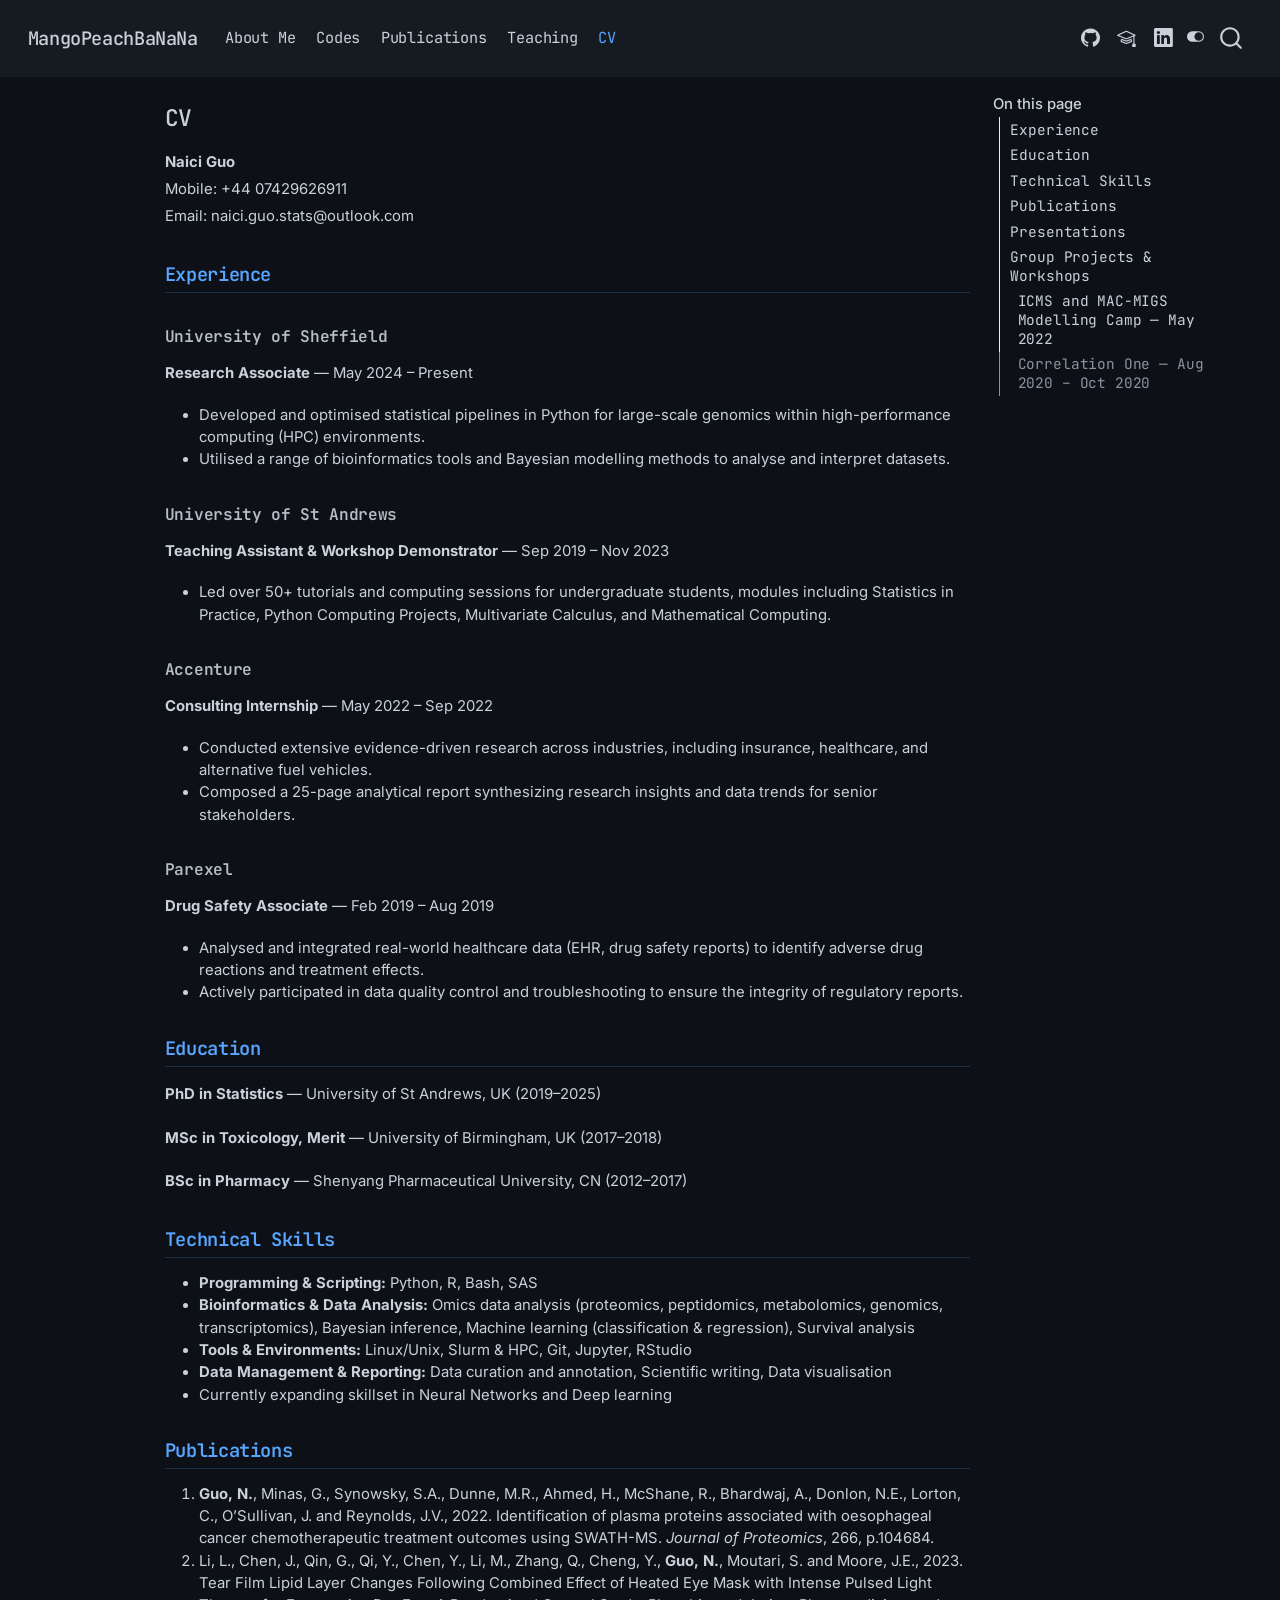
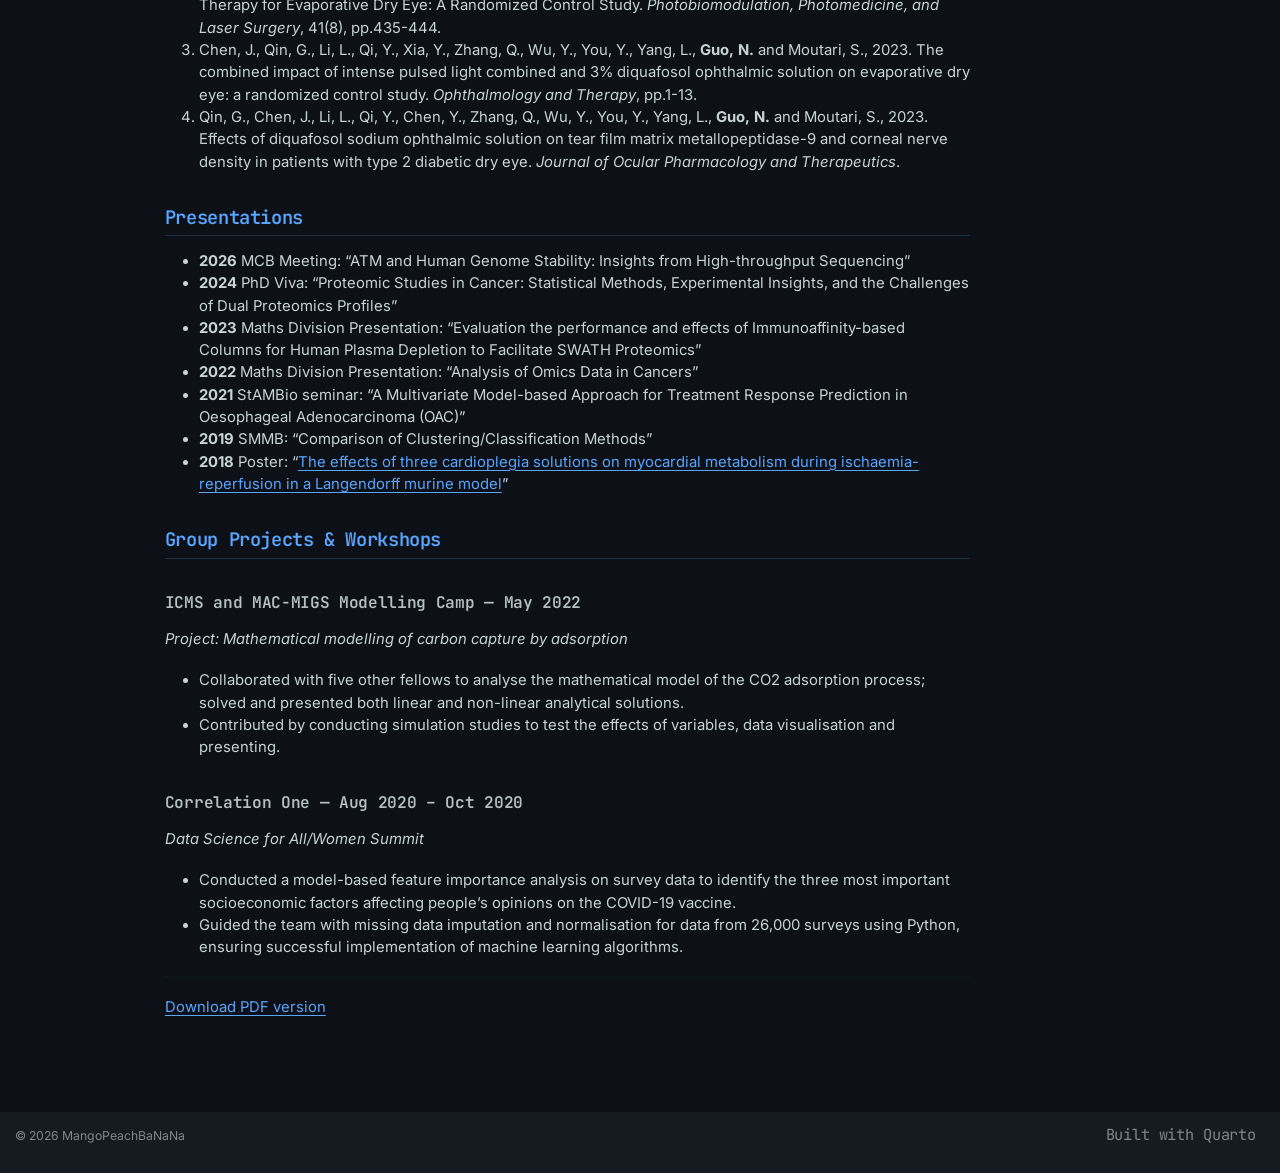
<file: docs/CV.html>
<!DOCTYPE html>
<html xmlns="http://www.w3.org/1999/xhtml" lang="en" xml:lang="en"><head>

<meta charset="utf-8">
<meta name="generator" content="quarto-1.8.27">

<meta name="viewport" content="width=device-width, initial-scale=1.0, user-scalable=yes">


<title>CV – MangoPeachBaNaNa</title>
<style>
code{white-space: pre-wrap;}
span.smallcaps{font-variant: small-caps;}
div.columns{display: flex; gap: min(4vw, 1.5em);}
div.column{flex: auto; overflow-x: auto;}
div.hanging-indent{margin-left: 1.5em; text-indent: -1.5em;}
ul.task-list{list-style: none;}
ul.task-list li input[type="checkbox"] {
  width: 0.8em;
  margin: 0 0.8em 0.2em -1em; /* quarto-specific, see https://github.com/quarto-dev/quarto-cli/issues/4556 */ 
  vertical-align: middle;
}
</style>


<script src="site_libs/quarto-nav/quarto-nav.js"></script>
<script src="site_libs/quarto-nav/headroom.min.js"></script>
<script src="site_libs/clipboard/clipboard.min.js"></script>
<script src="site_libs/quarto-search/autocomplete.umd.js"></script>
<script src="site_libs/quarto-search/fuse.min.js"></script>
<script src="site_libs/quarto-search/quarto-search.js"></script>
<meta name="quarto:offset" content="./">
<script src="site_libs/quarto-html/quarto.js" type="module"></script>
<script src="site_libs/quarto-html/tabsets/tabsets.js" type="module"></script>
<script src="site_libs/quarto-html/axe/axe-check.js" type="module"></script>
<script src="site_libs/quarto-html/popper.min.js"></script>
<script src="site_libs/quarto-html/tippy.umd.min.js"></script>
<script src="site_libs/quarto-html/anchor.min.js"></script>
<link href="site_libs/quarto-html/tippy.css" rel="stylesheet">
<link href="site_libs/quarto-html/quarto-syntax-highlighting-1db93ad564941799b89f6d85020963cd.css" rel="stylesheet" class="quarto-color-scheme" id="quarto-text-highlighting-styles">
<link href="site_libs/quarto-html/quarto-syntax-highlighting-dark-fd24eeb1afc0716289c82790ee1a7115.css" rel="stylesheet" class="quarto-color-scheme quarto-color-alternate" id="quarto-text-highlighting-styles">
<script src="site_libs/bootstrap/bootstrap.min.js"></script>
<link href="site_libs/bootstrap/bootstrap-icons.css" rel="stylesheet">
<link href="site_libs/bootstrap/bootstrap-f5eb65f6535cfbf44bdd7aae90d373fe.min.css" rel="stylesheet" append-hash="true" class="quarto-color-scheme" id="quarto-bootstrap" data-mode="light">
<link href="site_libs/bootstrap/bootstrap-dark-f8e4020b0d215e789e7d30422905dccf.min.css" rel="stylesheet" append-hash="true" class="quarto-color-scheme quarto-color-alternate" id="quarto-bootstrap" data-mode="dark">
<script id="quarto-search-options" type="application/json">{
  "location": "navbar",
  "copy-button": false,
  "collapse-after": 3,
  "panel-placement": "end",
  "type": "overlay",
  "limit": 50,
  "keyboard-shortcut": [
    "f",
    "/",
    "s"
  ],
  "show-item-context": false,
  "language": {
    "search-no-results-text": "No results",
    "search-matching-documents-text": "matching documents",
    "search-copy-link-title": "Copy link to search",
    "search-hide-matches-text": "Hide additional matches",
    "search-more-match-text": "more match in this document",
    "search-more-matches-text": "more matches in this document",
    "search-clear-button-title": "Clear",
    "search-text-placeholder": "",
    "search-detached-cancel-button-title": "Cancel",
    "search-submit-button-title": "Submit",
    "search-label": "Search"
  }
}</script>
<style>html{ scroll-behavior: smooth; }</style>


<link rel="stylesheet" href="styles.css">
</head>

<body class="nav-fixed quarto-dark"><script id="quarto-html-before-body" type="application/javascript">
    const toggleBodyColorMode = (bsSheetEl) => {
      const mode = bsSheetEl.getAttribute("data-mode");
      const bodyEl = window.document.querySelector("body");
      if (mode === "dark") {
        bodyEl.classList.add("quarto-dark");
        bodyEl.classList.remove("quarto-light");
      } else {
        bodyEl.classList.add("quarto-light");
        bodyEl.classList.remove("quarto-dark");
      }
    }
    const toggleBodyColorPrimary = () => {
      const bsSheetEl = window.document.querySelector("link#quarto-bootstrap:not([rel=disabled-stylesheet])");
      if (bsSheetEl) {
        toggleBodyColorMode(bsSheetEl);
      }
    }
    const setColorSchemeToggle = (alternate) => {
      const toggles = window.document.querySelectorAll('.quarto-color-scheme-toggle');
      for (let i=0; i < toggles.length; i++) {
        const toggle = toggles[i];
        if (toggle) {
          if (alternate) {
            toggle.classList.add("alternate");
          } else {
            toggle.classList.remove("alternate");
          }
        }
      }
    };
    const toggleColorMode = (alternate) => {
      // Switch the stylesheets
      const primaryStylesheets = window.document.querySelectorAll('link.quarto-color-scheme:not(.quarto-color-alternate)');
      const alternateStylesheets = window.document.querySelectorAll('link.quarto-color-scheme.quarto-color-alternate');
      manageTransitions('#quarto-margin-sidebar .nav-link', false);
      if (alternate) {
        // note: dark is layered on light, we don't disable primary!
        enableStylesheet(alternateStylesheets);
        for (const sheetNode of alternateStylesheets) {
          if (sheetNode.id === "quarto-bootstrap") {
            toggleBodyColorMode(sheetNode);
          }
        }
      } else {
        disableStylesheet(alternateStylesheets);
        enableStylesheet(primaryStylesheets)
        toggleBodyColorPrimary();
      }
      manageTransitions('#quarto-margin-sidebar .nav-link', true);
      // Switch the toggles
      setColorSchemeToggle(alternate)
      // Hack to workaround the fact that safari doesn't
      // properly recolor the scrollbar when toggling (#1455)
      if (navigator.userAgent.indexOf('Safari') > 0 && navigator.userAgent.indexOf('Chrome') == -1) {
        manageTransitions("body", false);
        window.scrollTo(0, 1);
        setTimeout(() => {
          window.scrollTo(0, 0);
          manageTransitions("body", true);
        }, 40);
      }
    }
    const disableStylesheet = (stylesheets) => {
      for (let i=0; i < stylesheets.length; i++) {
        const stylesheet = stylesheets[i];
        stylesheet.rel = 'disabled-stylesheet';
      }
    }
    const enableStylesheet = (stylesheets) => {
      for (let i=0; i < stylesheets.length; i++) {
        const stylesheet = stylesheets[i];
        if(stylesheet.rel !== 'stylesheet') { // for Chrome, which will still FOUC without this check
          stylesheet.rel = 'stylesheet';
        }
      }
    }
    const manageTransitions = (selector, allowTransitions) => {
      const els = window.document.querySelectorAll(selector);
      for (let i=0; i < els.length; i++) {
        const el = els[i];
        if (allowTransitions) {
          el.classList.remove('notransition');
        } else {
          el.classList.add('notransition');
        }
      }
    }
    const isFileUrl = () => {
      return window.location.protocol === 'file:';
    }
    const hasAlternateSentinel = () => {
      let styleSentinel = getColorSchemeSentinel();
      if (styleSentinel !== null) {
        return styleSentinel === "alternate";
      } else {
        return false;
      }
    }
    const setStyleSentinel = (alternate) => {
      const value = alternate ? "alternate" : "default";
      if (!isFileUrl()) {
        window.localStorage.setItem("quarto-color-scheme", value);
      } else {
        localAlternateSentinel = value;
      }
    }
    const getColorSchemeSentinel = () => {
      if (!isFileUrl()) {
        const storageValue = window.localStorage.getItem("quarto-color-scheme");
        return storageValue != null ? storageValue : localAlternateSentinel;
      } else {
        return localAlternateSentinel;
      }
    }
    const toggleGiscusIfUsed = (isAlternate, darkModeDefault) => {
      const baseTheme = document.querySelector('#giscus-base-theme')?.value ?? 'light';
      const alternateTheme = document.querySelector('#giscus-alt-theme')?.value ?? 'dark';
      let newTheme = '';
      if(authorPrefersDark) {
        newTheme = isAlternate ? baseTheme : alternateTheme;
      } else {
        newTheme = isAlternate ? alternateTheme : baseTheme;
      }
      const changeGiscusTheme = () => {
        // From: https://github.com/giscus/giscus/issues/336
        const sendMessage = (message) => {
          const iframe = document.querySelector('iframe.giscus-frame');
          if (!iframe) return;
          iframe.contentWindow.postMessage({ giscus: message }, 'https://giscus.app');
        }
        sendMessage({
          setConfig: {
            theme: newTheme
          }
        });
      }
      const isGiscussLoaded = window.document.querySelector('iframe.giscus-frame') !== null;
      if (isGiscussLoaded) {
        changeGiscusTheme();
      }
    };
    const authorPrefersDark = true;
    const darkModeDefault = authorPrefersDark;
    let localAlternateSentinel = darkModeDefault ? 'alternate' : 'default';
    // Dark / light mode switch
    window.quartoToggleColorScheme = () => {
      // Read the current dark / light value
      let toAlternate = !hasAlternateSentinel();
      toggleColorMode(toAlternate);
      setStyleSentinel(toAlternate);
      toggleGiscusIfUsed(toAlternate, darkModeDefault);
      window.dispatchEvent(new Event('resize'));
    };
    // Switch to dark mode if need be
    if (hasAlternateSentinel()) {
      toggleColorMode(true);
    } else {
      toggleColorMode(false);
    }
  </script>

<div id="quarto-search-results"></div>
  <header id="quarto-header" class="headroom fixed-top">
    <nav class="navbar navbar-expand-lg " data-bs-theme="dark">
      <div class="navbar-container container-fluid">
      <div class="navbar-brand-container mx-auto">
    <a class="navbar-brand" href="./index.html">
    <span class="navbar-title">MangoPeachBaNaNa</span>
    </a>
  </div>
            <div id="quarto-search" class="" title="Search"></div>
          <button class="navbar-toggler" type="button" data-bs-toggle="collapse" data-bs-target="#navbarCollapse" aria-controls="navbarCollapse" role="menu" aria-expanded="false" aria-label="Toggle navigation" onclick="if (window.quartoToggleHeadroom) { window.quartoToggleHeadroom(); }">
  <span class="navbar-toggler-icon"></span>
</button>
          <div class="collapse navbar-collapse" id="navbarCollapse">
            <ul class="navbar-nav navbar-nav-scroll me-auto">
  <li class="nav-item">
    <a class="nav-link" href="./index.html"> 
<span class="menu-text">About Me</span></a>
  </li>  
  <li class="nav-item">
    <a class="nav-link" href="./projects.html"> 
<span class="menu-text">Codes</span></a>
  </li>  
  <li class="nav-item">
    <a class="nav-link" href="./publications.html"> 
<span class="menu-text">Publications</span></a>
  </li>  
  <li class="nav-item">
    <a class="nav-link" href="./teaching.html"> 
<span class="menu-text">Teaching</span></a>
  </li>  
  <li class="nav-item">
    <a class="nav-link active" href="./CV.html" aria-current="page"> 
<span class="menu-text">CV</span></a>
  </li>  
</ul>
            <ul class="navbar-nav navbar-nav-scroll ms-auto">
  <li class="nav-item compact">
    <a class="nav-link" href="https://github.com/MangoPeachBaNaNa"> <i class="bi bi-github" role="img">
</i> 
<span class="menu-text"></span></a>
  </li>  
  <li class="nav-item compact">
    <a class="nav-link" href="https://scholar.google.com/citations?user=-y4a2zUAAAAJ&amp;hl=en" target="_blank"> <i class="bi bi-mortarboard" role="img" aria-label="Google Scholar">
</i> 
<span class="menu-text"></span></a>
  </li>  
  <li class="nav-item compact">
    <a class="nav-link" href="https://www.linkedin.com/in/naici-guo/"> <i class="bi bi-linkedin" role="img">
</i> 
<span class="menu-text"></span></a>
  </li>  
</ul>
          </div> <!-- /navcollapse -->
            <div class="quarto-navbar-tools">
  <a href="" class="quarto-color-scheme-toggle quarto-navigation-tool  px-1" onclick="window.quartoToggleColorScheme(); return false;" title="Toggle dark mode"><i class="bi"></i></a>
</div>
      </div> <!-- /container-fluid -->
    </nav>
</header>
<!-- content -->
<div id="quarto-content" class="quarto-container page-columns page-rows-contents page-layout-article page-navbar">
<!-- sidebar -->
<!-- margin-sidebar -->
    <div id="quarto-margin-sidebar" class="sidebar margin-sidebar">
        <nav id="TOC" role="doc-toc" class="toc-active">
    <h2 id="toc-title">On this page</h2>
   
  <ul>
  <li><a href="#experience" id="toc-experience" class="nav-link active" data-scroll-target="#experience">Experience</a>
  <ul class="collapse">
  <li><a href="#university-of-sheffield" id="toc-university-of-sheffield" class="nav-link" data-scroll-target="#university-of-sheffield">University of Sheffield</a></li>
  <li><a href="#university-of-st-andrews" id="toc-university-of-st-andrews" class="nav-link" data-scroll-target="#university-of-st-andrews">University of St Andrews</a></li>
  <li><a href="#accenture" id="toc-accenture" class="nav-link" data-scroll-target="#accenture">Accenture</a></li>
  <li><a href="#parexel" id="toc-parexel" class="nav-link" data-scroll-target="#parexel">Parexel</a></li>
  </ul></li>
  <li><a href="#education" id="toc-education" class="nav-link" data-scroll-target="#education">Education</a></li>
  <li><a href="#technical-skills" id="toc-technical-skills" class="nav-link" data-scroll-target="#technical-skills">Technical Skills</a></li>
  <li><a href="#publications" id="toc-publications" class="nav-link" data-scroll-target="#publications">Publications</a></li>
  <li><a href="#presentations" id="toc-presentations" class="nav-link" data-scroll-target="#presentations">Presentations</a></li>
  <li><a href="#group-projects-workshops" id="toc-group-projects-workshops" class="nav-link" data-scroll-target="#group-projects-workshops">Group Projects &amp; Workshops</a>
  <ul class="collapse">
  <li><a href="#icms-and-mac-migs-modelling-camp-may-2022" id="toc-icms-and-mac-migs-modelling-camp-may-2022" class="nav-link" data-scroll-target="#icms-and-mac-migs-modelling-camp-may-2022">ICMS and MAC-MIGS Modelling Camp — May 2022</a></li>
  <li><a href="#correlation-one-aug-2020-oct-2020" id="toc-correlation-one-aug-2020-oct-2020" class="nav-link" data-scroll-target="#correlation-one-aug-2020-oct-2020">Correlation One — Aug 2020 – Oct 2020</a></li>
  </ul></li>
  </ul>
</nav>
    </div>
<!-- main -->
<main class="content" id="quarto-document-content">


<header id="title-block-header" class="quarto-title-block default">
<div class="quarto-title">
<h1 class="title">CV</h1>
</div>



<div class="quarto-title-meta">

    
  
    
  </div>
  


</header>


<p><strong>Naici Guo</strong><br>
Mobile: +44 07429626911<br>
Email: naici.guo.stats@outlook.com</p>
<section id="experience" class="level2">
<h2 class="anchored" data-anchor-id="experience">Experience</h2>
<section id="university-of-sheffield" class="level3">
<h3 class="anchored" data-anchor-id="university-of-sheffield">University of Sheffield</h3>
<p><strong>Research Associate</strong> — May 2024 – Present</p>
<ul>
<li>Developed and optimised statistical pipelines in Python for large-scale genomics within high-performance computing (HPC) environments.</li>
<li>Utilised a range of bioinformatics tools and Bayesian modelling methods to analyse and interpret datasets.</li>
</ul>
</section>
<section id="university-of-st-andrews" class="level3">
<h3 class="anchored" data-anchor-id="university-of-st-andrews">University of St Andrews</h3>
<p><strong>Teaching Assistant &amp; Workshop Demonstrator</strong> — Sep 2019 – Nov 2023</p>
<ul>
<li>Led over 50+ tutorials and computing sessions for undergraduate students, modules including Statistics in Practice, Python Computing Projects, Multivariate Calculus, and Mathematical Computing.</li>
</ul>
</section>
<section id="accenture" class="level3">
<h3 class="anchored" data-anchor-id="accenture">Accenture</h3>
<p><strong>Consulting Internship</strong> — May 2022 – Sep 2022</p>
<ul>
<li>Conducted extensive evidence-driven research across industries, including insurance, healthcare, and alternative fuel vehicles.</li>
<li>Composed a 25-page analytical report synthesizing research insights and data trends for senior stakeholders.</li>
</ul>
</section>
<section id="parexel" class="level3">
<h3 class="anchored" data-anchor-id="parexel">Parexel</h3>
<p><strong>Drug Safety Associate</strong> — Feb 2019 – Aug 2019</p>
<ul>
<li>Analysed and integrated real-world healthcare data (EHR, drug safety reports) to identify adverse drug reactions and treatment effects.</li>
<li>Actively participated in data quality control and troubleshooting to ensure the integrity of regulatory reports.</li>
</ul>
</section>
</section>
<section id="education" class="level2">
<h2 class="anchored" data-anchor-id="education">Education</h2>
<p><strong>PhD in Statistics</strong> — University of St Andrews, UK (2019–2025)</p>
<p><strong>MSc in Toxicology, Merit</strong> — University of Birmingham, UK (2017–2018)</p>
<p><strong>BSc in Pharmacy</strong> — Shenyang Pharmaceutical University, CN (2012–2017)</p>
</section>
<section id="technical-skills" class="level2">
<h2 class="anchored" data-anchor-id="technical-skills">Technical Skills</h2>
<ul>
<li><strong>Programming &amp; Scripting:</strong> Python, R, Bash, SAS</li>
<li><strong>Bioinformatics &amp; Data Analysis:</strong> Omics data analysis (proteomics, peptidomics, metabolomics, genomics, transcriptomics), Bayesian inference, Machine learning (classification &amp; regression), Survival analysis</li>
<li><strong>Tools &amp; Environments:</strong> Linux/Unix, Slurm &amp; HPC, Git, Jupyter, RStudio</li>
<li><strong>Data Management &amp; Reporting:</strong> Data curation and annotation, Scientific writing, Data visualisation</li>
<li>Currently expanding skillset in Neural Networks and Deep learning</li>
</ul>
</section>
<section id="publications" class="level2">
<h2 class="anchored" data-anchor-id="publications">Publications</h2>
<ol type="1">
<li><strong>Guo, N.</strong>, Minas, G., Synowsky, S.A., Dunne, M.R., Ahmed, H., McShane, R., Bhardwaj, A., Donlon, N.E., Lorton, C., O’Sullivan, J. and Reynolds, J.V., 2022. Identification of plasma proteins associated with oesophageal cancer chemotherapeutic treatment outcomes using SWATH-MS. <em>Journal of Proteomics</em>, 266, p.104684.</li>
<li>Li, L., Chen, J., Qin, G., Qi, Y., Chen, Y., Li, M., Zhang, Q., Cheng, Y., <strong>Guo, N.</strong>, Moutari, S. and Moore, J.E., 2023. Tear Film Lipid Layer Changes Following Combined Effect of Heated Eye Mask with Intense Pulsed Light Therapy for Evaporative Dry Eye: A Randomized Control Study. <em>Photobiomodulation, Photomedicine, and Laser Surgery</em>, 41(8), pp.435-444.</li>
<li>Chen, J., Qin, G., Li, L., Qi, Y., Xia, Y., Zhang, Q., Wu, Y., You, Y., Yang, L., <strong>Guo, N.</strong> and Moutari, S., 2023. The combined impact of intense pulsed light combined and 3% diquafosol ophthalmic solution on evaporative dry eye: a randomized control study. <em>Ophthalmology and Therapy</em>, pp.1-13.</li>
<li>Qin, G., Chen, J., Li, L., Qi, Y., Chen, Y., Zhang, Q., Wu, Y., You, Y., Yang, L., <strong>Guo, N.</strong> and Moutari, S., 2023. Effects of diquafosol sodium ophthalmic solution on tear film matrix metallopeptidase-9 and corneal nerve density in patients with type 2 diabetic dry eye. <em>Journal of Ocular Pharmacology and Therapeutics</em>.</li>
</ol>
</section>
<section id="presentations" class="level2">
<h2 class="anchored" data-anchor-id="presentations">Presentations</h2>
<ul>
<li><strong>2026</strong> MCB Meeting: “ATM and Human Genome Stability: Insights from High-throughput Sequencing”</li>
<li><strong>2024</strong> PhD Viva: “Proteomic Studies in Cancer: Statistical Methods, Experimental Insights, and the Challenges of Dual Proteomics Profiles”</li>
<li><strong>2023</strong> Maths Division Presentation: “Evaluation the performance and effects of Immunoaffinity-based Columns for Human Plasma Depletion to Facilitate SWATH Proteomics”</li>
<li><strong>2022</strong> Maths Division Presentation: “Analysis of Omics Data in Cancers”</li>
<li><strong>2021</strong> StAMBio seminar: “A Multivariate Model-based Approach for Treatment Response Prediction in Oesophageal Adenocarcinoma (OAC)”</li>
<li><strong>2019</strong> SMMB: “Comparison of Clustering/Classification Methods”</li>
<li><strong>2018</strong> Poster: “<a href="files/poster.pdf">The effects of three cardioplegia solutions on myocardial metabolism during ischaemia-reperfusion in a Langendorff murine model</a>”</li>
</ul>
</section>
<section id="group-projects-workshops" class="level2">
<h2 class="anchored" data-anchor-id="group-projects-workshops">Group Projects &amp; Workshops</h2>
<section id="icms-and-mac-migs-modelling-camp-may-2022" class="level3">
<h3 class="anchored" data-anchor-id="icms-and-mac-migs-modelling-camp-may-2022">ICMS and MAC-MIGS Modelling Camp — May 2022</h3>
<p><em>Project: Mathematical modelling of carbon capture by adsorption</em></p>
<ul>
<li>Collaborated with five other fellows to analyse the mathematical model of the CO2 adsorption process; solved and presented both linear and non-linear analytical solutions.</li>
<li>Contributed by conducting simulation studies to test the effects of variables, data visualisation and presenting.</li>
</ul>
</section>
<section id="correlation-one-aug-2020-oct-2020" class="level3">
<h3 class="anchored" data-anchor-id="correlation-one-aug-2020-oct-2020">Correlation One — Aug 2020 – Oct 2020</h3>
<p><em>Data Science for All/Women Summit</em></p>
<ul>
<li>Conducted a model-based feature importance analysis on survey data to identify the three most important socioeconomic factors affecting people’s opinions on the COVID-19 vaccine.</li>
<li>Guided the team with missing data imputation and normalisation for data from 26,000 surveys using Python, ensuring successful implementation of machine learning algorithms.</li>
</ul>
<hr>
<p><a href="files/cv.pdf">Download PDF version</a></p>


</section>
</section>

</main> <!-- /main -->
<script id="quarto-html-after-body" type="application/javascript">
  window.document.addEventListener("DOMContentLoaded", function (event) {
    // Ensure there is a toggle, if there isn't float one in the top right
    if (window.document.querySelector('.quarto-color-scheme-toggle') === null) {
      const a = window.document.createElement('a');
      a.classList.add('top-right');
      a.classList.add('quarto-color-scheme-toggle');
      a.href = "";
      a.onclick = function() { try { window.quartoToggleColorScheme(); } catch {} return false; };
      const i = window.document.createElement("i");
      i.classList.add('bi');
      a.appendChild(i);
      window.document.body.appendChild(a);
    }
    setColorSchemeToggle(hasAlternateSentinel())
    const icon = "";
    const anchorJS = new window.AnchorJS();
    anchorJS.options = {
      placement: 'right',
      icon: icon
    };
    anchorJS.add('.anchored');
    const isCodeAnnotation = (el) => {
      for (const clz of el.classList) {
        if (clz.startsWith('code-annotation-')) {                     
          return true;
        }
      }
      return false;
    }
    const onCopySuccess = function(e) {
      // button target
      const button = e.trigger;
      // don't keep focus
      button.blur();
      // flash "checked"
      button.classList.add('code-copy-button-checked');
      var currentTitle = button.getAttribute("title");
      button.setAttribute("title", "Copied!");
      let tooltip;
      if (window.bootstrap) {
        button.setAttribute("data-bs-toggle", "tooltip");
        button.setAttribute("data-bs-placement", "left");
        button.setAttribute("data-bs-title", "Copied!");
        tooltip = new bootstrap.Tooltip(button, 
          { trigger: "manual", 
            customClass: "code-copy-button-tooltip",
            offset: [0, -8]});
        tooltip.show();    
      }
      setTimeout(function() {
        if (tooltip) {
          tooltip.hide();
          button.removeAttribute("data-bs-title");
          button.removeAttribute("data-bs-toggle");
          button.removeAttribute("data-bs-placement");
        }
        button.setAttribute("title", currentTitle);
        button.classList.remove('code-copy-button-checked');
      }, 1000);
      // clear code selection
      e.clearSelection();
    }
    const getTextToCopy = function(trigger) {
      const outerScaffold = trigger.parentElement.cloneNode(true);
      const codeEl = outerScaffold.querySelector('code');
      for (const childEl of codeEl.children) {
        if (isCodeAnnotation(childEl)) {
          childEl.remove();
        }
      }
      return codeEl.innerText;
    }
    const clipboard = new window.ClipboardJS('.code-copy-button:not([data-in-quarto-modal])', {
      text: getTextToCopy
    });
    clipboard.on('success', onCopySuccess);
    if (window.document.getElementById('quarto-embedded-source-code-modal')) {
      const clipboardModal = new window.ClipboardJS('.code-copy-button[data-in-quarto-modal]', {
        text: getTextToCopy,
        container: window.document.getElementById('quarto-embedded-source-code-modal')
      });
      clipboardModal.on('success', onCopySuccess);
    }
      var localhostRegex = new RegExp(/^(?:http|https):\/\/localhost\:?[0-9]*\//);
      var mailtoRegex = new RegExp(/^mailto:/);
        var filterRegex = new RegExp("https:\/\/MangoPeachBaNaNa\.github\.io");
      var isInternal = (href) => {
          return filterRegex.test(href) || localhostRegex.test(href) || mailtoRegex.test(href);
      }
      // Inspect non-navigation links and adorn them if external
     var links = window.document.querySelectorAll('a[href]:not(.nav-link):not(.navbar-brand):not(.toc-action):not(.sidebar-link):not(.sidebar-item-toggle):not(.pagination-link):not(.no-external):not([aria-hidden]):not(.dropdown-item):not(.quarto-navigation-tool):not(.about-link)');
      for (var i=0; i<links.length; i++) {
        const link = links[i];
        if (!isInternal(link.href)) {
          // undo the damage that might have been done by quarto-nav.js in the case of
          // links that we want to consider external
          if (link.dataset.originalHref !== undefined) {
            link.href = link.dataset.originalHref;
          }
        }
      }
    function tippyHover(el, contentFn, onTriggerFn, onUntriggerFn) {
      const config = {
        allowHTML: true,
        maxWidth: 500,
        delay: 100,
        arrow: false,
        appendTo: function(el) {
            return el.parentElement;
        },
        interactive: true,
        interactiveBorder: 10,
        theme: 'quarto',
        placement: 'bottom-start',
      };
      if (contentFn) {
        config.content = contentFn;
      }
      if (onTriggerFn) {
        config.onTrigger = onTriggerFn;
      }
      if (onUntriggerFn) {
        config.onUntrigger = onUntriggerFn;
      }
      window.tippy(el, config); 
    }
    const noterefs = window.document.querySelectorAll('a[role="doc-noteref"]');
    for (var i=0; i<noterefs.length; i++) {
      const ref = noterefs[i];
      tippyHover(ref, function() {
        // use id or data attribute instead here
        let href = ref.getAttribute('data-footnote-href') || ref.getAttribute('href');
        try { href = new URL(href).hash; } catch {}
        const id = href.replace(/^#\/?/, "");
        const note = window.document.getElementById(id);
        if (note) {
          return note.innerHTML;
        } else {
          return "";
        }
      });
    }
    const xrefs = window.document.querySelectorAll('a.quarto-xref');
    const processXRef = (id, note) => {
      // Strip column container classes
      const stripColumnClz = (el) => {
        el.classList.remove("page-full", "page-columns");
        if (el.children) {
          for (const child of el.children) {
            stripColumnClz(child);
          }
        }
      }
      stripColumnClz(note)
      if (id === null || id.startsWith('sec-')) {
        // Special case sections, only their first couple elements
        const container = document.createElement("div");
        if (note.children && note.children.length > 2) {
          container.appendChild(note.children[0].cloneNode(true));
          for (let i = 1; i < note.children.length; i++) {
            const child = note.children[i];
            if (child.tagName === "P" && child.innerText === "") {
              continue;
            } else {
              container.appendChild(child.cloneNode(true));
              break;
            }
          }
          if (window.Quarto?.typesetMath) {
            window.Quarto.typesetMath(container);
          }
          return container.innerHTML
        } else {
          if (window.Quarto?.typesetMath) {
            window.Quarto.typesetMath(note);
          }
          return note.innerHTML;
        }
      } else {
        // Remove any anchor links if they are present
        const anchorLink = note.querySelector('a.anchorjs-link');
        if (anchorLink) {
          anchorLink.remove();
        }
        if (window.Quarto?.typesetMath) {
          window.Quarto.typesetMath(note);
        }
        if (note.classList.contains("callout")) {
          return note.outerHTML;
        } else {
          return note.innerHTML;
        }
      }
    }
    for (var i=0; i<xrefs.length; i++) {
      const xref = xrefs[i];
      tippyHover(xref, undefined, function(instance) {
        instance.disable();
        let url = xref.getAttribute('href');
        let hash = undefined; 
        if (url.startsWith('#')) {
          hash = url;
        } else {
          try { hash = new URL(url).hash; } catch {}
        }
        if (hash) {
          const id = hash.replace(/^#\/?/, "");
          const note = window.document.getElementById(id);
          if (note !== null) {
            try {
              const html = processXRef(id, note.cloneNode(true));
              instance.setContent(html);
            } finally {
              instance.enable();
              instance.show();
            }
          } else {
            // See if we can fetch this
            fetch(url.split('#')[0])
            .then(res => res.text())
            .then(html => {
              const parser = new DOMParser();
              const htmlDoc = parser.parseFromString(html, "text/html");
              const note = htmlDoc.getElementById(id);
              if (note !== null) {
                const html = processXRef(id, note);
                instance.setContent(html);
              } 
            }).finally(() => {
              instance.enable();
              instance.show();
            });
          }
        } else {
          // See if we can fetch a full url (with no hash to target)
          // This is a special case and we should probably do some content thinning / targeting
          fetch(url)
          .then(res => res.text())
          .then(html => {
            const parser = new DOMParser();
            const htmlDoc = parser.parseFromString(html, "text/html");
            const note = htmlDoc.querySelector('main.content');
            if (note !== null) {
              // This should only happen for chapter cross references
              // (since there is no id in the URL)
              // remove the first header
              if (note.children.length > 0 && note.children[0].tagName === "HEADER") {
                note.children[0].remove();
              }
              const html = processXRef(null, note);
              instance.setContent(html);
            } 
          }).finally(() => {
            instance.enable();
            instance.show();
          });
        }
      }, function(instance) {
      });
    }
        let selectedAnnoteEl;
        const selectorForAnnotation = ( cell, annotation) => {
          let cellAttr = 'data-code-cell="' + cell + '"';
          let lineAttr = 'data-code-annotation="' +  annotation + '"';
          const selector = 'span[' + cellAttr + '][' + lineAttr + ']';
          return selector;
        }
        const selectCodeLines = (annoteEl) => {
          const doc = window.document;
          const targetCell = annoteEl.getAttribute("data-target-cell");
          const targetAnnotation = annoteEl.getAttribute("data-target-annotation");
          const annoteSpan = window.document.querySelector(selectorForAnnotation(targetCell, targetAnnotation));
          const lines = annoteSpan.getAttribute("data-code-lines").split(",");
          const lineIds = lines.map((line) => {
            return targetCell + "-" + line;
          })
          let top = null;
          let height = null;
          let parent = null;
          if (lineIds.length > 0) {
              //compute the position of the single el (top and bottom and make a div)
              const el = window.document.getElementById(lineIds[0]);
              top = el.offsetTop;
              height = el.offsetHeight;
              parent = el.parentElement.parentElement;
            if (lineIds.length > 1) {
              const lastEl = window.document.getElementById(lineIds[lineIds.length - 1]);
              const bottom = lastEl.offsetTop + lastEl.offsetHeight;
              height = bottom - top;
            }
            if (top !== null && height !== null && parent !== null) {
              // cook up a div (if necessary) and position it 
              let div = window.document.getElementById("code-annotation-line-highlight");
              if (div === null) {
                div = window.document.createElement("div");
                div.setAttribute("id", "code-annotation-line-highlight");
                div.style.position = 'absolute';
                parent.appendChild(div);
              }
              div.style.top = top - 2 + "px";
              div.style.height = height + 4 + "px";
              div.style.left = 0;
              let gutterDiv = window.document.getElementById("code-annotation-line-highlight-gutter");
              if (gutterDiv === null) {
                gutterDiv = window.document.createElement("div");
                gutterDiv.setAttribute("id", "code-annotation-line-highlight-gutter");
                gutterDiv.style.position = 'absolute';
                const codeCell = window.document.getElementById(targetCell);
                const gutter = codeCell.querySelector('.code-annotation-gutter');
                gutter.appendChild(gutterDiv);
              }
              gutterDiv.style.top = top - 2 + "px";
              gutterDiv.style.height = height + 4 + "px";
            }
            selectedAnnoteEl = annoteEl;
          }
        };
        const unselectCodeLines = () => {
          const elementsIds = ["code-annotation-line-highlight", "code-annotation-line-highlight-gutter"];
          elementsIds.forEach((elId) => {
            const div = window.document.getElementById(elId);
            if (div) {
              div.remove();
            }
          });
          selectedAnnoteEl = undefined;
        };
          // Handle positioning of the toggle
      window.addEventListener(
        "resize",
        throttle(() => {
          elRect = undefined;
          if (selectedAnnoteEl) {
            selectCodeLines(selectedAnnoteEl);
          }
        }, 10)
      );
      function throttle(fn, ms) {
      let throttle = false;
      let timer;
        return (...args) => {
          if(!throttle) { // first call gets through
              fn.apply(this, args);
              throttle = true;
          } else { // all the others get throttled
              if(timer) clearTimeout(timer); // cancel #2
              timer = setTimeout(() => {
                fn.apply(this, args);
                timer = throttle = false;
              }, ms);
          }
        };
      }
        // Attach click handler to the DT
        const annoteDls = window.document.querySelectorAll('dt[data-target-cell]');
        for (const annoteDlNode of annoteDls) {
          annoteDlNode.addEventListener('click', (event) => {
            const clickedEl = event.target;
            if (clickedEl !== selectedAnnoteEl) {
              unselectCodeLines();
              const activeEl = window.document.querySelector('dt[data-target-cell].code-annotation-active');
              if (activeEl) {
                activeEl.classList.remove('code-annotation-active');
              }
              selectCodeLines(clickedEl);
              clickedEl.classList.add('code-annotation-active');
            } else {
              // Unselect the line
              unselectCodeLines();
              clickedEl.classList.remove('code-annotation-active');
            }
          });
        }
    const findCites = (el) => {
      const parentEl = el.parentElement;
      if (parentEl) {
        const cites = parentEl.dataset.cites;
        if (cites) {
          return {
            el,
            cites: cites.split(' ')
          };
        } else {
          return findCites(el.parentElement)
        }
      } else {
        return undefined;
      }
    };
    var bibliorefs = window.document.querySelectorAll('a[role="doc-biblioref"]');
    for (var i=0; i<bibliorefs.length; i++) {
      const ref = bibliorefs[i];
      const citeInfo = findCites(ref);
      if (citeInfo) {
        tippyHover(citeInfo.el, function() {
          var popup = window.document.createElement('div');
          citeInfo.cites.forEach(function(cite) {
            var citeDiv = window.document.createElement('div');
            citeDiv.classList.add('hanging-indent');
            citeDiv.classList.add('csl-entry');
            var biblioDiv = window.document.getElementById('ref-' + cite);
            if (biblioDiv) {
              citeDiv.innerHTML = biblioDiv.innerHTML;
            }
            popup.appendChild(citeDiv);
          });
          return popup.innerHTML;
        });
      }
    }
  });
  </script>
</div> <!-- /content -->
<footer class="footer">
  <div class="nav-footer">
    <div class="nav-footer-left">
<p>© 2026 MangoPeachBaNaNa</p>
</div>   
    <div class="nav-footer-center">
      &nbsp;
    </div>
    <div class="nav-footer-right">
      <ul class="footer-items list-unstyled">
    <li class="nav-item">
    <a class="nav-link" href="https://quarto.org">
<p>Built with Quarto</p>
</a>
  </li>  
</ul>
    </div>
  </div>
</footer>




<script src="site_libs/quarto-html/zenscroll-min.js"></script>
</body></html>
</file>
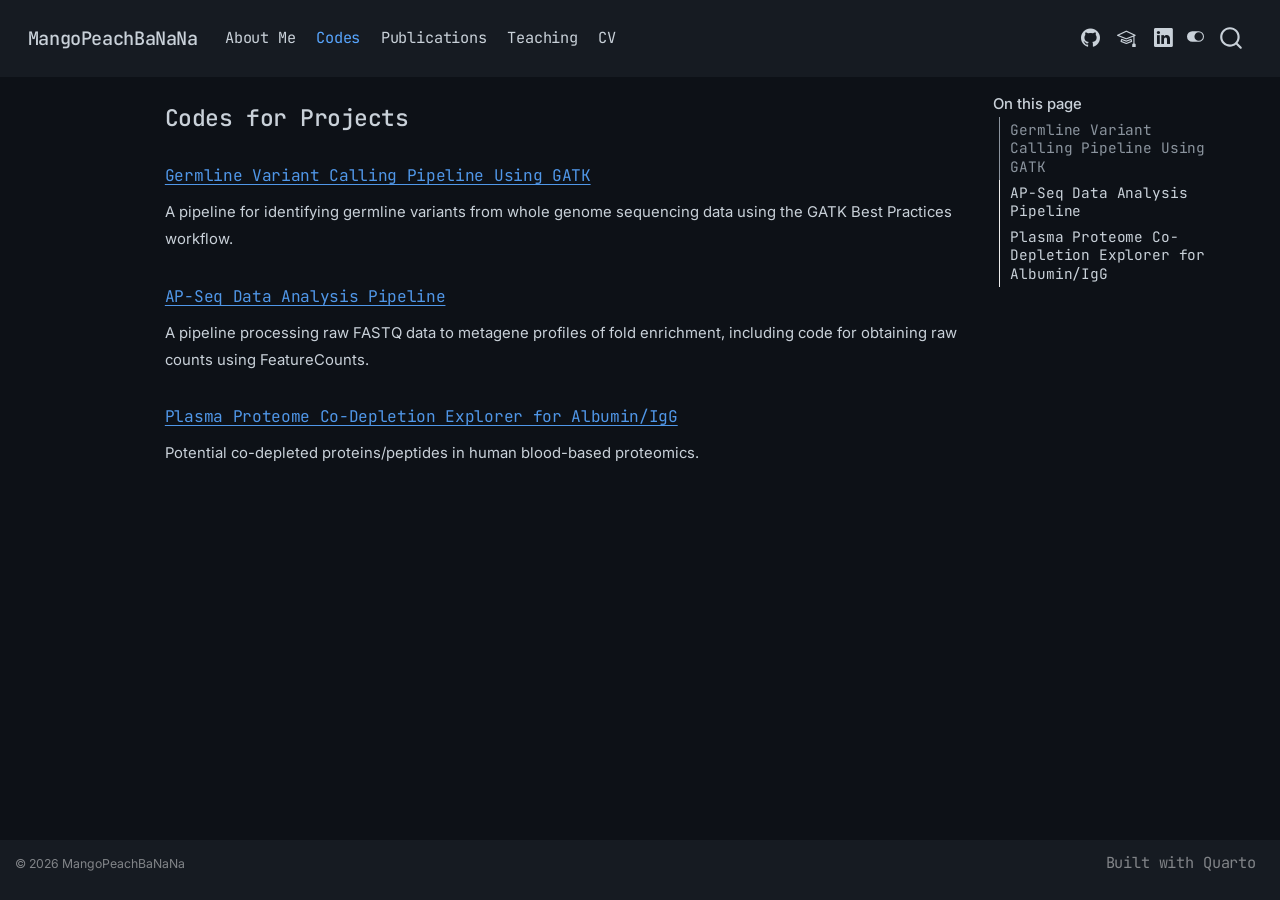
<file: docs/projects.html>
<!DOCTYPE html>
<html xmlns="http://www.w3.org/1999/xhtml" lang="en" xml:lang="en"><head>

<meta charset="utf-8">
<meta name="generator" content="quarto-1.8.27">

<meta name="viewport" content="width=device-width, initial-scale=1.0, user-scalable=yes">


<title>Codes for Projects – MangoPeachBaNaNa</title>
<style>
code{white-space: pre-wrap;}
span.smallcaps{font-variant: small-caps;}
div.columns{display: flex; gap: min(4vw, 1.5em);}
div.column{flex: auto; overflow-x: auto;}
div.hanging-indent{margin-left: 1.5em; text-indent: -1.5em;}
ul.task-list{list-style: none;}
ul.task-list li input[type="checkbox"] {
  width: 0.8em;
  margin: 0 0.8em 0.2em -1em; /* quarto-specific, see https://github.com/quarto-dev/quarto-cli/issues/4556 */ 
  vertical-align: middle;
}
</style>


<script src="site_libs/quarto-nav/quarto-nav.js"></script>
<script src="site_libs/quarto-nav/headroom.min.js"></script>
<script src="site_libs/clipboard/clipboard.min.js"></script>
<script src="site_libs/quarto-search/autocomplete.umd.js"></script>
<script src="site_libs/quarto-search/fuse.min.js"></script>
<script src="site_libs/quarto-search/quarto-search.js"></script>
<meta name="quarto:offset" content="./">
<script src="site_libs/quarto-html/quarto.js" type="module"></script>
<script src="site_libs/quarto-html/tabsets/tabsets.js" type="module"></script>
<script src="site_libs/quarto-html/axe/axe-check.js" type="module"></script>
<script src="site_libs/quarto-html/popper.min.js"></script>
<script src="site_libs/quarto-html/tippy.umd.min.js"></script>
<script src="site_libs/quarto-html/anchor.min.js"></script>
<link href="site_libs/quarto-html/tippy.css" rel="stylesheet">
<link href="site_libs/quarto-html/quarto-syntax-highlighting-1db93ad564941799b89f6d85020963cd.css" rel="stylesheet" class="quarto-color-scheme" id="quarto-text-highlighting-styles">
<link href="site_libs/quarto-html/quarto-syntax-highlighting-dark-fd24eeb1afc0716289c82790ee1a7115.css" rel="stylesheet" class="quarto-color-scheme quarto-color-alternate" id="quarto-text-highlighting-styles">
<script src="site_libs/bootstrap/bootstrap.min.js"></script>
<link href="site_libs/bootstrap/bootstrap-icons.css" rel="stylesheet">
<link href="site_libs/bootstrap/bootstrap-f5eb65f6535cfbf44bdd7aae90d373fe.min.css" rel="stylesheet" append-hash="true" class="quarto-color-scheme" id="quarto-bootstrap" data-mode="light">
<link href="site_libs/bootstrap/bootstrap-dark-f8e4020b0d215e789e7d30422905dccf.min.css" rel="stylesheet" append-hash="true" class="quarto-color-scheme quarto-color-alternate" id="quarto-bootstrap" data-mode="dark">
<script id="quarto-search-options" type="application/json">{
  "location": "navbar",
  "copy-button": false,
  "collapse-after": 3,
  "panel-placement": "end",
  "type": "overlay",
  "limit": 50,
  "keyboard-shortcut": [
    "f",
    "/",
    "s"
  ],
  "show-item-context": false,
  "language": {
    "search-no-results-text": "No results",
    "search-matching-documents-text": "matching documents",
    "search-copy-link-title": "Copy link to search",
    "search-hide-matches-text": "Hide additional matches",
    "search-more-match-text": "more match in this document",
    "search-more-matches-text": "more matches in this document",
    "search-clear-button-title": "Clear",
    "search-text-placeholder": "",
    "search-detached-cancel-button-title": "Cancel",
    "search-submit-button-title": "Submit",
    "search-label": "Search"
  }
}</script>
<style>html{ scroll-behavior: smooth; }</style>


<link rel="stylesheet" href="styles.css">
</head>

<body class="nav-fixed quarto-dark"><script id="quarto-html-before-body" type="application/javascript">
    const toggleBodyColorMode = (bsSheetEl) => {
      const mode = bsSheetEl.getAttribute("data-mode");
      const bodyEl = window.document.querySelector("body");
      if (mode === "dark") {
        bodyEl.classList.add("quarto-dark");
        bodyEl.classList.remove("quarto-light");
      } else {
        bodyEl.classList.add("quarto-light");
        bodyEl.classList.remove("quarto-dark");
      }
    }
    const toggleBodyColorPrimary = () => {
      const bsSheetEl = window.document.querySelector("link#quarto-bootstrap:not([rel=disabled-stylesheet])");
      if (bsSheetEl) {
        toggleBodyColorMode(bsSheetEl);
      }
    }
    const setColorSchemeToggle = (alternate) => {
      const toggles = window.document.querySelectorAll('.quarto-color-scheme-toggle');
      for (let i=0; i < toggles.length; i++) {
        const toggle = toggles[i];
        if (toggle) {
          if (alternate) {
            toggle.classList.add("alternate");
          } else {
            toggle.classList.remove("alternate");
          }
        }
      }
    };
    const toggleColorMode = (alternate) => {
      // Switch the stylesheets
      const primaryStylesheets = window.document.querySelectorAll('link.quarto-color-scheme:not(.quarto-color-alternate)');
      const alternateStylesheets = window.document.querySelectorAll('link.quarto-color-scheme.quarto-color-alternate');
      manageTransitions('#quarto-margin-sidebar .nav-link', false);
      if (alternate) {
        // note: dark is layered on light, we don't disable primary!
        enableStylesheet(alternateStylesheets);
        for (const sheetNode of alternateStylesheets) {
          if (sheetNode.id === "quarto-bootstrap") {
            toggleBodyColorMode(sheetNode);
          }
        }
      } else {
        disableStylesheet(alternateStylesheets);
        enableStylesheet(primaryStylesheets)
        toggleBodyColorPrimary();
      }
      manageTransitions('#quarto-margin-sidebar .nav-link', true);
      // Switch the toggles
      setColorSchemeToggle(alternate)
      // Hack to workaround the fact that safari doesn't
      // properly recolor the scrollbar when toggling (#1455)
      if (navigator.userAgent.indexOf('Safari') > 0 && navigator.userAgent.indexOf('Chrome') == -1) {
        manageTransitions("body", false);
        window.scrollTo(0, 1);
        setTimeout(() => {
          window.scrollTo(0, 0);
          manageTransitions("body", true);
        }, 40);
      }
    }
    const disableStylesheet = (stylesheets) => {
      for (let i=0; i < stylesheets.length; i++) {
        const stylesheet = stylesheets[i];
        stylesheet.rel = 'disabled-stylesheet';
      }
    }
    const enableStylesheet = (stylesheets) => {
      for (let i=0; i < stylesheets.length; i++) {
        const stylesheet = stylesheets[i];
        if(stylesheet.rel !== 'stylesheet') { // for Chrome, which will still FOUC without this check
          stylesheet.rel = 'stylesheet';
        }
      }
    }
    const manageTransitions = (selector, allowTransitions) => {
      const els = window.document.querySelectorAll(selector);
      for (let i=0; i < els.length; i++) {
        const el = els[i];
        if (allowTransitions) {
          el.classList.remove('notransition');
        } else {
          el.classList.add('notransition');
        }
      }
    }
    const isFileUrl = () => {
      return window.location.protocol === 'file:';
    }
    const hasAlternateSentinel = () => {
      let styleSentinel = getColorSchemeSentinel();
      if (styleSentinel !== null) {
        return styleSentinel === "alternate";
      } else {
        return false;
      }
    }
    const setStyleSentinel = (alternate) => {
      const value = alternate ? "alternate" : "default";
      if (!isFileUrl()) {
        window.localStorage.setItem("quarto-color-scheme", value);
      } else {
        localAlternateSentinel = value;
      }
    }
    const getColorSchemeSentinel = () => {
      if (!isFileUrl()) {
        const storageValue = window.localStorage.getItem("quarto-color-scheme");
        return storageValue != null ? storageValue : localAlternateSentinel;
      } else {
        return localAlternateSentinel;
      }
    }
    const toggleGiscusIfUsed = (isAlternate, darkModeDefault) => {
      const baseTheme = document.querySelector('#giscus-base-theme')?.value ?? 'light';
      const alternateTheme = document.querySelector('#giscus-alt-theme')?.value ?? 'dark';
      let newTheme = '';
      if(authorPrefersDark) {
        newTheme = isAlternate ? baseTheme : alternateTheme;
      } else {
        newTheme = isAlternate ? alternateTheme : baseTheme;
      }
      const changeGiscusTheme = () => {
        // From: https://github.com/giscus/giscus/issues/336
        const sendMessage = (message) => {
          const iframe = document.querySelector('iframe.giscus-frame');
          if (!iframe) return;
          iframe.contentWindow.postMessage({ giscus: message }, 'https://giscus.app');
        }
        sendMessage({
          setConfig: {
            theme: newTheme
          }
        });
      }
      const isGiscussLoaded = window.document.querySelector('iframe.giscus-frame') !== null;
      if (isGiscussLoaded) {
        changeGiscusTheme();
      }
    };
    const authorPrefersDark = true;
    const darkModeDefault = authorPrefersDark;
    let localAlternateSentinel = darkModeDefault ? 'alternate' : 'default';
    // Dark / light mode switch
    window.quartoToggleColorScheme = () => {
      // Read the current dark / light value
      let toAlternate = !hasAlternateSentinel();
      toggleColorMode(toAlternate);
      setStyleSentinel(toAlternate);
      toggleGiscusIfUsed(toAlternate, darkModeDefault);
      window.dispatchEvent(new Event('resize'));
    };
    // Switch to dark mode if need be
    if (hasAlternateSentinel()) {
      toggleColorMode(true);
    } else {
      toggleColorMode(false);
    }
  </script>

<div id="quarto-search-results"></div>
  <header id="quarto-header" class="headroom fixed-top">
    <nav class="navbar navbar-expand-lg " data-bs-theme="dark">
      <div class="navbar-container container-fluid">
      <div class="navbar-brand-container mx-auto">
    <a class="navbar-brand" href="./index.html">
    <span class="navbar-title">MangoPeachBaNaNa</span>
    </a>
  </div>
            <div id="quarto-search" class="" title="Search"></div>
          <button class="navbar-toggler" type="button" data-bs-toggle="collapse" data-bs-target="#navbarCollapse" aria-controls="navbarCollapse" role="menu" aria-expanded="false" aria-label="Toggle navigation" onclick="if (window.quartoToggleHeadroom) { window.quartoToggleHeadroom(); }">
  <span class="navbar-toggler-icon"></span>
</button>
          <div class="collapse navbar-collapse" id="navbarCollapse">
            <ul class="navbar-nav navbar-nav-scroll me-auto">
  <li class="nav-item">
    <a class="nav-link" href="./index.html"> 
<span class="menu-text">About Me</span></a>
  </li>  
  <li class="nav-item">
    <a class="nav-link active" href="./projects.html" aria-current="page"> 
<span class="menu-text">Codes</span></a>
  </li>  
  <li class="nav-item">
    <a class="nav-link" href="./publications.html"> 
<span class="menu-text">Publications</span></a>
  </li>  
  <li class="nav-item">
    <a class="nav-link" href="./teaching.html"> 
<span class="menu-text">Teaching</span></a>
  </li>  
  <li class="nav-item">
    <a class="nav-link" href="./CV.html"> 
<span class="menu-text">CV</span></a>
  </li>  
</ul>
            <ul class="navbar-nav navbar-nav-scroll ms-auto">
  <li class="nav-item compact">
    <a class="nav-link" href="https://github.com/MangoPeachBaNaNa"> <i class="bi bi-github" role="img">
</i> 
<span class="menu-text"></span></a>
  </li>  
  <li class="nav-item compact">
    <a class="nav-link" href="https://scholar.google.com/citations?user=-y4a2zUAAAAJ&amp;hl=en" target="_blank"> <i class="bi bi-mortarboard" role="img" aria-label="Google Scholar">
</i> 
<span class="menu-text"></span></a>
  </li>  
  <li class="nav-item compact">
    <a class="nav-link" href="https://www.linkedin.com/in/naici-guo/"> <i class="bi bi-linkedin" role="img">
</i> 
<span class="menu-text"></span></a>
  </li>  
</ul>
          </div> <!-- /navcollapse -->
            <div class="quarto-navbar-tools">
  <a href="" class="quarto-color-scheme-toggle quarto-navigation-tool  px-1" onclick="window.quartoToggleColorScheme(); return false;" title="Toggle dark mode"><i class="bi"></i></a>
</div>
      </div> <!-- /container-fluid -->
    </nav>
</header>
<!-- content -->
<div id="quarto-content" class="quarto-container page-columns page-rows-contents page-layout-article page-navbar">
<!-- sidebar -->
<!-- margin-sidebar -->
    <div id="quarto-margin-sidebar" class="sidebar margin-sidebar">
        <nav id="TOC" role="doc-toc" class="toc-active">
    <h2 id="toc-title">On this page</h2>
   
  <ul>
  <li><a href="#germline-variant-calling-pipeline-using-gatk" id="toc-germline-variant-calling-pipeline-using-gatk" class="nav-link active" data-scroll-target="#germline-variant-calling-pipeline-using-gatk">Germline Variant Calling Pipeline Using GATK</a></li>
  <li><a href="#ap-seq-data-analysis-pipeline" id="toc-ap-seq-data-analysis-pipeline" class="nav-link" data-scroll-target="#ap-seq-data-analysis-pipeline">AP-Seq Data Analysis Pipeline</a></li>
  <li><a href="#plasma-proteome-co-depletion-explorer-for-albuminigg" id="toc-plasma-proteome-co-depletion-explorer-for-albuminigg" class="nav-link" data-scroll-target="#plasma-proteome-co-depletion-explorer-for-albuminigg">Plasma Proteome Co-Depletion Explorer for Albumin/IgG</a></li>
  </ul>
</nav>
    </div>
<!-- main -->
<main class="content" id="quarto-document-content">


<header id="title-block-header" class="quarto-title-block default">
<div class="quarto-title">
<h1 class="title">Codes for Projects</h1>
</div>



<div class="quarto-title-meta">

    
  
    
  </div>
  


</header>


<section id="germline-variant-calling-pipeline-using-gatk" class="level3">
<h3 class="anchored" data-anchor-id="germline-variant-calling-pipeline-using-gatk"><a href="https://github.com/MangoPeachBaNaNa/GermlineVariantCalling_Pipeline_GATK">Germline Variant Calling Pipeline Using GATK</a></h3>
<p>A pipeline for identifying germline variants from whole genome sequencing data using the GATK Best Practices workflow.</p>
</section>
<section id="ap-seq-data-analysis-pipeline" class="level3">
<h3 class="anchored" data-anchor-id="ap-seq-data-analysis-pipeline"><a href="https://github.com/MangoPeachBaNaNa/Analysis-Pipeline-for-AP-Seq-Data">AP-Seq Data Analysis Pipeline</a></h3>
<p>A pipeline processing raw FASTQ data to metagene profiles of fold enrichment, including code for obtaining raw counts using FeatureCounts.</p>
</section>
<section id="plasma-proteome-co-depletion-explorer-for-albuminigg" class="level3">
<h3 class="anchored" data-anchor-id="plasma-proteome-co-depletion-explorer-for-albuminigg"><a href="https://github.com/MangoPeachBaNaNa/albuminome_interactive_table">Plasma Proteome Co-Depletion Explorer for Albumin/IgG</a></h3>
<p>Potential co-depleted proteins/peptides in human blood-based proteomics.</p>


</section>

</main> <!-- /main -->
<script id="quarto-html-after-body" type="application/javascript">
  window.document.addEventListener("DOMContentLoaded", function (event) {
    // Ensure there is a toggle, if there isn't float one in the top right
    if (window.document.querySelector('.quarto-color-scheme-toggle') === null) {
      const a = window.document.createElement('a');
      a.classList.add('top-right');
      a.classList.add('quarto-color-scheme-toggle');
      a.href = "";
      a.onclick = function() { try { window.quartoToggleColorScheme(); } catch {} return false; };
      const i = window.document.createElement("i");
      i.classList.add('bi');
      a.appendChild(i);
      window.document.body.appendChild(a);
    }
    setColorSchemeToggle(hasAlternateSentinel())
    const icon = "";
    const anchorJS = new window.AnchorJS();
    anchorJS.options = {
      placement: 'right',
      icon: icon
    };
    anchorJS.add('.anchored');
    const isCodeAnnotation = (el) => {
      for (const clz of el.classList) {
        if (clz.startsWith('code-annotation-')) {                     
          return true;
        }
      }
      return false;
    }
    const onCopySuccess = function(e) {
      // button target
      const button = e.trigger;
      // don't keep focus
      button.blur();
      // flash "checked"
      button.classList.add('code-copy-button-checked');
      var currentTitle = button.getAttribute("title");
      button.setAttribute("title", "Copied!");
      let tooltip;
      if (window.bootstrap) {
        button.setAttribute("data-bs-toggle", "tooltip");
        button.setAttribute("data-bs-placement", "left");
        button.setAttribute("data-bs-title", "Copied!");
        tooltip = new bootstrap.Tooltip(button, 
          { trigger: "manual", 
            customClass: "code-copy-button-tooltip",
            offset: [0, -8]});
        tooltip.show();    
      }
      setTimeout(function() {
        if (tooltip) {
          tooltip.hide();
          button.removeAttribute("data-bs-title");
          button.removeAttribute("data-bs-toggle");
          button.removeAttribute("data-bs-placement");
        }
        button.setAttribute("title", currentTitle);
        button.classList.remove('code-copy-button-checked');
      }, 1000);
      // clear code selection
      e.clearSelection();
    }
    const getTextToCopy = function(trigger) {
      const outerScaffold = trigger.parentElement.cloneNode(true);
      const codeEl = outerScaffold.querySelector('code');
      for (const childEl of codeEl.children) {
        if (isCodeAnnotation(childEl)) {
          childEl.remove();
        }
      }
      return codeEl.innerText;
    }
    const clipboard = new window.ClipboardJS('.code-copy-button:not([data-in-quarto-modal])', {
      text: getTextToCopy
    });
    clipboard.on('success', onCopySuccess);
    if (window.document.getElementById('quarto-embedded-source-code-modal')) {
      const clipboardModal = new window.ClipboardJS('.code-copy-button[data-in-quarto-modal]', {
        text: getTextToCopy,
        container: window.document.getElementById('quarto-embedded-source-code-modal')
      });
      clipboardModal.on('success', onCopySuccess);
    }
      var localhostRegex = new RegExp(/^(?:http|https):\/\/localhost\:?[0-9]*\//);
      var mailtoRegex = new RegExp(/^mailto:/);
        var filterRegex = new RegExp("https:\/\/MangoPeachBaNaNa\.github\.io");
      var isInternal = (href) => {
          return filterRegex.test(href) || localhostRegex.test(href) || mailtoRegex.test(href);
      }
      // Inspect non-navigation links and adorn them if external
     var links = window.document.querySelectorAll('a[href]:not(.nav-link):not(.navbar-brand):not(.toc-action):not(.sidebar-link):not(.sidebar-item-toggle):not(.pagination-link):not(.no-external):not([aria-hidden]):not(.dropdown-item):not(.quarto-navigation-tool):not(.about-link)');
      for (var i=0; i<links.length; i++) {
        const link = links[i];
        if (!isInternal(link.href)) {
          // undo the damage that might have been done by quarto-nav.js in the case of
          // links that we want to consider external
          if (link.dataset.originalHref !== undefined) {
            link.href = link.dataset.originalHref;
          }
        }
      }
    function tippyHover(el, contentFn, onTriggerFn, onUntriggerFn) {
      const config = {
        allowHTML: true,
        maxWidth: 500,
        delay: 100,
        arrow: false,
        appendTo: function(el) {
            return el.parentElement;
        },
        interactive: true,
        interactiveBorder: 10,
        theme: 'quarto',
        placement: 'bottom-start',
      };
      if (contentFn) {
        config.content = contentFn;
      }
      if (onTriggerFn) {
        config.onTrigger = onTriggerFn;
      }
      if (onUntriggerFn) {
        config.onUntrigger = onUntriggerFn;
      }
      window.tippy(el, config); 
    }
    const noterefs = window.document.querySelectorAll('a[role="doc-noteref"]');
    for (var i=0; i<noterefs.length; i++) {
      const ref = noterefs[i];
      tippyHover(ref, function() {
        // use id or data attribute instead here
        let href = ref.getAttribute('data-footnote-href') || ref.getAttribute('href');
        try { href = new URL(href).hash; } catch {}
        const id = href.replace(/^#\/?/, "");
        const note = window.document.getElementById(id);
        if (note) {
          return note.innerHTML;
        } else {
          return "";
        }
      });
    }
    const xrefs = window.document.querySelectorAll('a.quarto-xref');
    const processXRef = (id, note) => {
      // Strip column container classes
      const stripColumnClz = (el) => {
        el.classList.remove("page-full", "page-columns");
        if (el.children) {
          for (const child of el.children) {
            stripColumnClz(child);
          }
        }
      }
      stripColumnClz(note)
      if (id === null || id.startsWith('sec-')) {
        // Special case sections, only their first couple elements
        const container = document.createElement("div");
        if (note.children && note.children.length > 2) {
          container.appendChild(note.children[0].cloneNode(true));
          for (let i = 1; i < note.children.length; i++) {
            const child = note.children[i];
            if (child.tagName === "P" && child.innerText === "") {
              continue;
            } else {
              container.appendChild(child.cloneNode(true));
              break;
            }
          }
          if (window.Quarto?.typesetMath) {
            window.Quarto.typesetMath(container);
          }
          return container.innerHTML
        } else {
          if (window.Quarto?.typesetMath) {
            window.Quarto.typesetMath(note);
          }
          return note.innerHTML;
        }
      } else {
        // Remove any anchor links if they are present
        const anchorLink = note.querySelector('a.anchorjs-link');
        if (anchorLink) {
          anchorLink.remove();
        }
        if (window.Quarto?.typesetMath) {
          window.Quarto.typesetMath(note);
        }
        if (note.classList.contains("callout")) {
          return note.outerHTML;
        } else {
          return note.innerHTML;
        }
      }
    }
    for (var i=0; i<xrefs.length; i++) {
      const xref = xrefs[i];
      tippyHover(xref, undefined, function(instance) {
        instance.disable();
        let url = xref.getAttribute('href');
        let hash = undefined; 
        if (url.startsWith('#')) {
          hash = url;
        } else {
          try { hash = new URL(url).hash; } catch {}
        }
        if (hash) {
          const id = hash.replace(/^#\/?/, "");
          const note = window.document.getElementById(id);
          if (note !== null) {
            try {
              const html = processXRef(id, note.cloneNode(true));
              instance.setContent(html);
            } finally {
              instance.enable();
              instance.show();
            }
          } else {
            // See if we can fetch this
            fetch(url.split('#')[0])
            .then(res => res.text())
            .then(html => {
              const parser = new DOMParser();
              const htmlDoc = parser.parseFromString(html, "text/html");
              const note = htmlDoc.getElementById(id);
              if (note !== null) {
                const html = processXRef(id, note);
                instance.setContent(html);
              } 
            }).finally(() => {
              instance.enable();
              instance.show();
            });
          }
        } else {
          // See if we can fetch a full url (with no hash to target)
          // This is a special case and we should probably do some content thinning / targeting
          fetch(url)
          .then(res => res.text())
          .then(html => {
            const parser = new DOMParser();
            const htmlDoc = parser.parseFromString(html, "text/html");
            const note = htmlDoc.querySelector('main.content');
            if (note !== null) {
              // This should only happen for chapter cross references
              // (since there is no id in the URL)
              // remove the first header
              if (note.children.length > 0 && note.children[0].tagName === "HEADER") {
                note.children[0].remove();
              }
              const html = processXRef(null, note);
              instance.setContent(html);
            } 
          }).finally(() => {
            instance.enable();
            instance.show();
          });
        }
      }, function(instance) {
      });
    }
        let selectedAnnoteEl;
        const selectorForAnnotation = ( cell, annotation) => {
          let cellAttr = 'data-code-cell="' + cell + '"';
          let lineAttr = 'data-code-annotation="' +  annotation + '"';
          const selector = 'span[' + cellAttr + '][' + lineAttr + ']';
          return selector;
        }
        const selectCodeLines = (annoteEl) => {
          const doc = window.document;
          const targetCell = annoteEl.getAttribute("data-target-cell");
          const targetAnnotation = annoteEl.getAttribute("data-target-annotation");
          const annoteSpan = window.document.querySelector(selectorForAnnotation(targetCell, targetAnnotation));
          const lines = annoteSpan.getAttribute("data-code-lines").split(",");
          const lineIds = lines.map((line) => {
            return targetCell + "-" + line;
          })
          let top = null;
          let height = null;
          let parent = null;
          if (lineIds.length > 0) {
              //compute the position of the single el (top and bottom and make a div)
              const el = window.document.getElementById(lineIds[0]);
              top = el.offsetTop;
              height = el.offsetHeight;
              parent = el.parentElement.parentElement;
            if (lineIds.length > 1) {
              const lastEl = window.document.getElementById(lineIds[lineIds.length - 1]);
              const bottom = lastEl.offsetTop + lastEl.offsetHeight;
              height = bottom - top;
            }
            if (top !== null && height !== null && parent !== null) {
              // cook up a div (if necessary) and position it 
              let div = window.document.getElementById("code-annotation-line-highlight");
              if (div === null) {
                div = window.document.createElement("div");
                div.setAttribute("id", "code-annotation-line-highlight");
                div.style.position = 'absolute';
                parent.appendChild(div);
              }
              div.style.top = top - 2 + "px";
              div.style.height = height + 4 + "px";
              div.style.left = 0;
              let gutterDiv = window.document.getElementById("code-annotation-line-highlight-gutter");
              if (gutterDiv === null) {
                gutterDiv = window.document.createElement("div");
                gutterDiv.setAttribute("id", "code-annotation-line-highlight-gutter");
                gutterDiv.style.position = 'absolute';
                const codeCell = window.document.getElementById(targetCell);
                const gutter = codeCell.querySelector('.code-annotation-gutter');
                gutter.appendChild(gutterDiv);
              }
              gutterDiv.style.top = top - 2 + "px";
              gutterDiv.style.height = height + 4 + "px";
            }
            selectedAnnoteEl = annoteEl;
          }
        };
        const unselectCodeLines = () => {
          const elementsIds = ["code-annotation-line-highlight", "code-annotation-line-highlight-gutter"];
          elementsIds.forEach((elId) => {
            const div = window.document.getElementById(elId);
            if (div) {
              div.remove();
            }
          });
          selectedAnnoteEl = undefined;
        };
          // Handle positioning of the toggle
      window.addEventListener(
        "resize",
        throttle(() => {
          elRect = undefined;
          if (selectedAnnoteEl) {
            selectCodeLines(selectedAnnoteEl);
          }
        }, 10)
      );
      function throttle(fn, ms) {
      let throttle = false;
      let timer;
        return (...args) => {
          if(!throttle) { // first call gets through
              fn.apply(this, args);
              throttle = true;
          } else { // all the others get throttled
              if(timer) clearTimeout(timer); // cancel #2
              timer = setTimeout(() => {
                fn.apply(this, args);
                timer = throttle = false;
              }, ms);
          }
        };
      }
        // Attach click handler to the DT
        const annoteDls = window.document.querySelectorAll('dt[data-target-cell]');
        for (const annoteDlNode of annoteDls) {
          annoteDlNode.addEventListener('click', (event) => {
            const clickedEl = event.target;
            if (clickedEl !== selectedAnnoteEl) {
              unselectCodeLines();
              const activeEl = window.document.querySelector('dt[data-target-cell].code-annotation-active');
              if (activeEl) {
                activeEl.classList.remove('code-annotation-active');
              }
              selectCodeLines(clickedEl);
              clickedEl.classList.add('code-annotation-active');
            } else {
              // Unselect the line
              unselectCodeLines();
              clickedEl.classList.remove('code-annotation-active');
            }
          });
        }
    const findCites = (el) => {
      const parentEl = el.parentElement;
      if (parentEl) {
        const cites = parentEl.dataset.cites;
        if (cites) {
          return {
            el,
            cites: cites.split(' ')
          };
        } else {
          return findCites(el.parentElement)
        }
      } else {
        return undefined;
      }
    };
    var bibliorefs = window.document.querySelectorAll('a[role="doc-biblioref"]');
    for (var i=0; i<bibliorefs.length; i++) {
      const ref = bibliorefs[i];
      const citeInfo = findCites(ref);
      if (citeInfo) {
        tippyHover(citeInfo.el, function() {
          var popup = window.document.createElement('div');
          citeInfo.cites.forEach(function(cite) {
            var citeDiv = window.document.createElement('div');
            citeDiv.classList.add('hanging-indent');
            citeDiv.classList.add('csl-entry');
            var biblioDiv = window.document.getElementById('ref-' + cite);
            if (biblioDiv) {
              citeDiv.innerHTML = biblioDiv.innerHTML;
            }
            popup.appendChild(citeDiv);
          });
          return popup.innerHTML;
        });
      }
    }
  });
  </script>
</div> <!-- /content -->
<footer class="footer">
  <div class="nav-footer">
    <div class="nav-footer-left">
<p>© 2026 MangoPeachBaNaNa</p>
</div>   
    <div class="nav-footer-center">
      &nbsp;
    </div>
    <div class="nav-footer-right">
      <ul class="footer-items list-unstyled">
    <li class="nav-item">
    <a class="nav-link" href="https://quarto.org">
<p>Built with Quarto</p>
</a>
  </li>  
</ul>
    </div>
  </div>
</footer>




<script src="site_libs/quarto-html/zenscroll-min.js"></script>
</body></html>
</file>
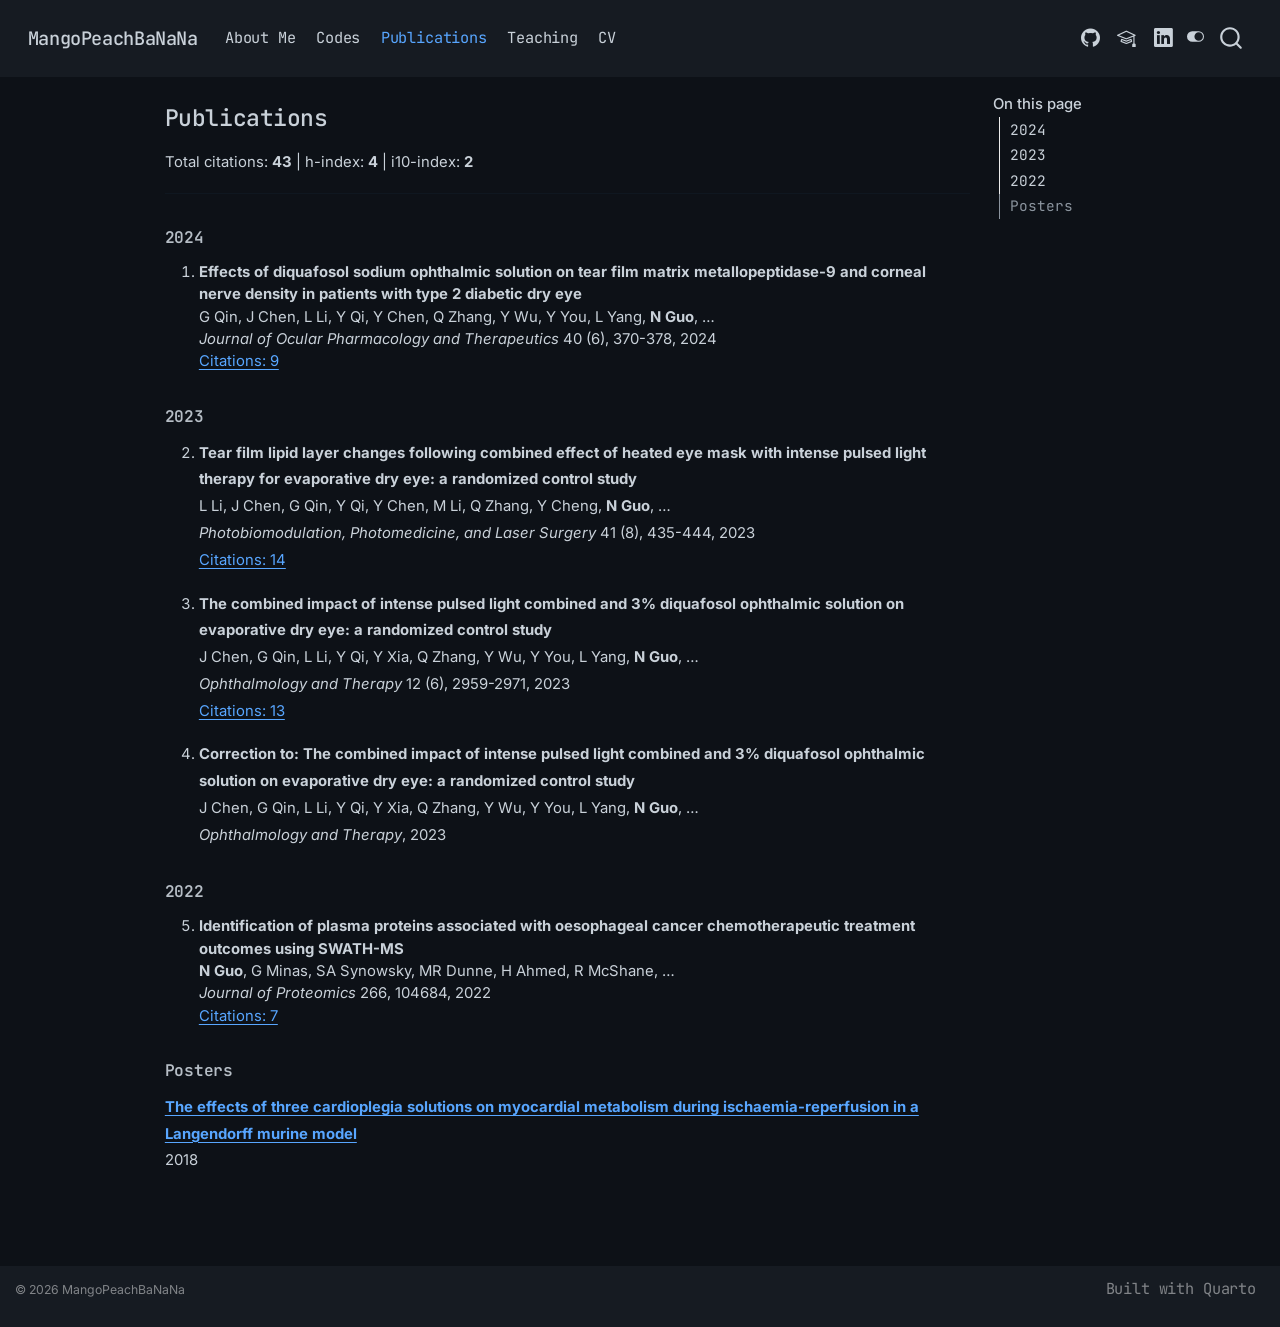
<file: docs/publications.html>
<!DOCTYPE html>
<html xmlns="http://www.w3.org/1999/xhtml" lang="en" xml:lang="en"><head>

<meta charset="utf-8">
<meta name="generator" content="quarto-1.8.27">

<meta name="viewport" content="width=device-width, initial-scale=1.0, user-scalable=yes">


<title>Publications – MangoPeachBaNaNa</title>
<style>
code{white-space: pre-wrap;}
span.smallcaps{font-variant: small-caps;}
div.columns{display: flex; gap: min(4vw, 1.5em);}
div.column{flex: auto; overflow-x: auto;}
div.hanging-indent{margin-left: 1.5em; text-indent: -1.5em;}
ul.task-list{list-style: none;}
ul.task-list li input[type="checkbox"] {
  width: 0.8em;
  margin: 0 0.8em 0.2em -1em; /* quarto-specific, see https://github.com/quarto-dev/quarto-cli/issues/4556 */ 
  vertical-align: middle;
}
</style>


<script src="site_libs/quarto-nav/quarto-nav.js"></script>
<script src="site_libs/quarto-nav/headroom.min.js"></script>
<script src="site_libs/clipboard/clipboard.min.js"></script>
<script src="site_libs/quarto-search/autocomplete.umd.js"></script>
<script src="site_libs/quarto-search/fuse.min.js"></script>
<script src="site_libs/quarto-search/quarto-search.js"></script>
<meta name="quarto:offset" content="./">
<script src="site_libs/quarto-html/quarto.js" type="module"></script>
<script src="site_libs/quarto-html/tabsets/tabsets.js" type="module"></script>
<script src="site_libs/quarto-html/axe/axe-check.js" type="module"></script>
<script src="site_libs/quarto-html/popper.min.js"></script>
<script src="site_libs/quarto-html/tippy.umd.min.js"></script>
<script src="site_libs/quarto-html/anchor.min.js"></script>
<link href="site_libs/quarto-html/tippy.css" rel="stylesheet">
<link href="site_libs/quarto-html/quarto-syntax-highlighting-1db93ad564941799b89f6d85020963cd.css" rel="stylesheet" class="quarto-color-scheme" id="quarto-text-highlighting-styles">
<link href="site_libs/quarto-html/quarto-syntax-highlighting-dark-fd24eeb1afc0716289c82790ee1a7115.css" rel="stylesheet" class="quarto-color-scheme quarto-color-alternate" id="quarto-text-highlighting-styles">
<script src="site_libs/bootstrap/bootstrap.min.js"></script>
<link href="site_libs/bootstrap/bootstrap-icons.css" rel="stylesheet">
<link href="site_libs/bootstrap/bootstrap-f5eb65f6535cfbf44bdd7aae90d373fe.min.css" rel="stylesheet" append-hash="true" class="quarto-color-scheme" id="quarto-bootstrap" data-mode="light">
<link href="site_libs/bootstrap/bootstrap-dark-f8e4020b0d215e789e7d30422905dccf.min.css" rel="stylesheet" append-hash="true" class="quarto-color-scheme quarto-color-alternate" id="quarto-bootstrap" data-mode="dark">
<script id="quarto-search-options" type="application/json">{
  "location": "navbar",
  "copy-button": false,
  "collapse-after": 3,
  "panel-placement": "end",
  "type": "overlay",
  "limit": 50,
  "keyboard-shortcut": [
    "f",
    "/",
    "s"
  ],
  "show-item-context": false,
  "language": {
    "search-no-results-text": "No results",
    "search-matching-documents-text": "matching documents",
    "search-copy-link-title": "Copy link to search",
    "search-hide-matches-text": "Hide additional matches",
    "search-more-match-text": "more match in this document",
    "search-more-matches-text": "more matches in this document",
    "search-clear-button-title": "Clear",
    "search-text-placeholder": "",
    "search-detached-cancel-button-title": "Cancel",
    "search-submit-button-title": "Submit",
    "search-label": "Search"
  }
}</script>
<style>html{ scroll-behavior: smooth; }</style>


<link rel="stylesheet" href="styles.css">
</head>

<body class="nav-fixed quarto-dark"><script id="quarto-html-before-body" type="application/javascript">
    const toggleBodyColorMode = (bsSheetEl) => {
      const mode = bsSheetEl.getAttribute("data-mode");
      const bodyEl = window.document.querySelector("body");
      if (mode === "dark") {
        bodyEl.classList.add("quarto-dark");
        bodyEl.classList.remove("quarto-light");
      } else {
        bodyEl.classList.add("quarto-light");
        bodyEl.classList.remove("quarto-dark");
      }
    }
    const toggleBodyColorPrimary = () => {
      const bsSheetEl = window.document.querySelector("link#quarto-bootstrap:not([rel=disabled-stylesheet])");
      if (bsSheetEl) {
        toggleBodyColorMode(bsSheetEl);
      }
    }
    const setColorSchemeToggle = (alternate) => {
      const toggles = window.document.querySelectorAll('.quarto-color-scheme-toggle');
      for (let i=0; i < toggles.length; i++) {
        const toggle = toggles[i];
        if (toggle) {
          if (alternate) {
            toggle.classList.add("alternate");
          } else {
            toggle.classList.remove("alternate");
          }
        }
      }
    };
    const toggleColorMode = (alternate) => {
      // Switch the stylesheets
      const primaryStylesheets = window.document.querySelectorAll('link.quarto-color-scheme:not(.quarto-color-alternate)');
      const alternateStylesheets = window.document.querySelectorAll('link.quarto-color-scheme.quarto-color-alternate');
      manageTransitions('#quarto-margin-sidebar .nav-link', false);
      if (alternate) {
        // note: dark is layered on light, we don't disable primary!
        enableStylesheet(alternateStylesheets);
        for (const sheetNode of alternateStylesheets) {
          if (sheetNode.id === "quarto-bootstrap") {
            toggleBodyColorMode(sheetNode);
          }
        }
      } else {
        disableStylesheet(alternateStylesheets);
        enableStylesheet(primaryStylesheets)
        toggleBodyColorPrimary();
      }
      manageTransitions('#quarto-margin-sidebar .nav-link', true);
      // Switch the toggles
      setColorSchemeToggle(alternate)
      // Hack to workaround the fact that safari doesn't
      // properly recolor the scrollbar when toggling (#1455)
      if (navigator.userAgent.indexOf('Safari') > 0 && navigator.userAgent.indexOf('Chrome') == -1) {
        manageTransitions("body", false);
        window.scrollTo(0, 1);
        setTimeout(() => {
          window.scrollTo(0, 0);
          manageTransitions("body", true);
        }, 40);
      }
    }
    const disableStylesheet = (stylesheets) => {
      for (let i=0; i < stylesheets.length; i++) {
        const stylesheet = stylesheets[i];
        stylesheet.rel = 'disabled-stylesheet';
      }
    }
    const enableStylesheet = (stylesheets) => {
      for (let i=0; i < stylesheets.length; i++) {
        const stylesheet = stylesheets[i];
        if(stylesheet.rel !== 'stylesheet') { // for Chrome, which will still FOUC without this check
          stylesheet.rel = 'stylesheet';
        }
      }
    }
    const manageTransitions = (selector, allowTransitions) => {
      const els = window.document.querySelectorAll(selector);
      for (let i=0; i < els.length; i++) {
        const el = els[i];
        if (allowTransitions) {
          el.classList.remove('notransition');
        } else {
          el.classList.add('notransition');
        }
      }
    }
    const isFileUrl = () => {
      return window.location.protocol === 'file:';
    }
    const hasAlternateSentinel = () => {
      let styleSentinel = getColorSchemeSentinel();
      if (styleSentinel !== null) {
        return styleSentinel === "alternate";
      } else {
        return false;
      }
    }
    const setStyleSentinel = (alternate) => {
      const value = alternate ? "alternate" : "default";
      if (!isFileUrl()) {
        window.localStorage.setItem("quarto-color-scheme", value);
      } else {
        localAlternateSentinel = value;
      }
    }
    const getColorSchemeSentinel = () => {
      if (!isFileUrl()) {
        const storageValue = window.localStorage.getItem("quarto-color-scheme");
        return storageValue != null ? storageValue : localAlternateSentinel;
      } else {
        return localAlternateSentinel;
      }
    }
    const toggleGiscusIfUsed = (isAlternate, darkModeDefault) => {
      const baseTheme = document.querySelector('#giscus-base-theme')?.value ?? 'light';
      const alternateTheme = document.querySelector('#giscus-alt-theme')?.value ?? 'dark';
      let newTheme = '';
      if(authorPrefersDark) {
        newTheme = isAlternate ? baseTheme : alternateTheme;
      } else {
        newTheme = isAlternate ? alternateTheme : baseTheme;
      }
      const changeGiscusTheme = () => {
        // From: https://github.com/giscus/giscus/issues/336
        const sendMessage = (message) => {
          const iframe = document.querySelector('iframe.giscus-frame');
          if (!iframe) return;
          iframe.contentWindow.postMessage({ giscus: message }, 'https://giscus.app');
        }
        sendMessage({
          setConfig: {
            theme: newTheme
          }
        });
      }
      const isGiscussLoaded = window.document.querySelector('iframe.giscus-frame') !== null;
      if (isGiscussLoaded) {
        changeGiscusTheme();
      }
    };
    const authorPrefersDark = true;
    const darkModeDefault = authorPrefersDark;
    let localAlternateSentinel = darkModeDefault ? 'alternate' : 'default';
    // Dark / light mode switch
    window.quartoToggleColorScheme = () => {
      // Read the current dark / light value
      let toAlternate = !hasAlternateSentinel();
      toggleColorMode(toAlternate);
      setStyleSentinel(toAlternate);
      toggleGiscusIfUsed(toAlternate, darkModeDefault);
      window.dispatchEvent(new Event('resize'));
    };
    // Switch to dark mode if need be
    if (hasAlternateSentinel()) {
      toggleColorMode(true);
    } else {
      toggleColorMode(false);
    }
  </script>

<div id="quarto-search-results"></div>
  <header id="quarto-header" class="headroom fixed-top">
    <nav class="navbar navbar-expand-lg " data-bs-theme="dark">
      <div class="navbar-container container-fluid">
      <div class="navbar-brand-container mx-auto">
    <a class="navbar-brand" href="./index.html">
    <span class="navbar-title">MangoPeachBaNaNa</span>
    </a>
  </div>
            <div id="quarto-search" class="" title="Search"></div>
          <button class="navbar-toggler" type="button" data-bs-toggle="collapse" data-bs-target="#navbarCollapse" aria-controls="navbarCollapse" role="menu" aria-expanded="false" aria-label="Toggle navigation" onclick="if (window.quartoToggleHeadroom) { window.quartoToggleHeadroom(); }">
  <span class="navbar-toggler-icon"></span>
</button>
          <div class="collapse navbar-collapse" id="navbarCollapse">
            <ul class="navbar-nav navbar-nav-scroll me-auto">
  <li class="nav-item">
    <a class="nav-link" href="./index.html"> 
<span class="menu-text">About Me</span></a>
  </li>  
  <li class="nav-item">
    <a class="nav-link" href="./projects.html"> 
<span class="menu-text">Codes</span></a>
  </li>  
  <li class="nav-item">
    <a class="nav-link active" href="./publications.html" aria-current="page"> 
<span class="menu-text">Publications</span></a>
  </li>  
  <li class="nav-item">
    <a class="nav-link" href="./teaching.html"> 
<span class="menu-text">Teaching</span></a>
  </li>  
  <li class="nav-item">
    <a class="nav-link" href="./CV.html"> 
<span class="menu-text">CV</span></a>
  </li>  
</ul>
            <ul class="navbar-nav navbar-nav-scroll ms-auto">
  <li class="nav-item compact">
    <a class="nav-link" href="https://github.com/MangoPeachBaNaNa"> <i class="bi bi-github" role="img">
</i> 
<span class="menu-text"></span></a>
  </li>  
  <li class="nav-item compact">
    <a class="nav-link" href="https://scholar.google.com/citations?user=-y4a2zUAAAAJ&amp;hl=en" target="_blank"> <i class="bi bi-mortarboard" role="img" aria-label="Google Scholar">
</i> 
<span class="menu-text"></span></a>
  </li>  
  <li class="nav-item compact">
    <a class="nav-link" href="https://www.linkedin.com/in/naici-guo/"> <i class="bi bi-linkedin" role="img">
</i> 
<span class="menu-text"></span></a>
  </li>  
</ul>
          </div> <!-- /navcollapse -->
            <div class="quarto-navbar-tools">
  <a href="" class="quarto-color-scheme-toggle quarto-navigation-tool  px-1" onclick="window.quartoToggleColorScheme(); return false;" title="Toggle dark mode"><i class="bi"></i></a>
</div>
      </div> <!-- /container-fluid -->
    </nav>
</header>
<!-- content -->
<div id="quarto-content" class="quarto-container page-columns page-rows-contents page-layout-article page-navbar">
<!-- sidebar -->
<!-- margin-sidebar -->
    <div id="quarto-margin-sidebar" class="sidebar margin-sidebar">
        <nav id="TOC" role="doc-toc" class="toc-active">
    <h2 id="toc-title">On this page</h2>
   
  <ul>
  <li><a href="#section" id="toc-section" class="nav-link active" data-scroll-target="#section">2024</a></li>
  <li><a href="#section-1" id="toc-section-1" class="nav-link" data-scroll-target="#section-1">2023</a></li>
  <li><a href="#section-2" id="toc-section-2" class="nav-link" data-scroll-target="#section-2">2022</a></li>
  <li><a href="#posters" id="toc-posters" class="nav-link" data-scroll-target="#posters">Posters</a></li>
  </ul>
</nav>
    </div>
<!-- main -->
<main class="content" id="quarto-document-content">


<header id="title-block-header" class="quarto-title-block default">
<div class="quarto-title">
<h1 class="title">Publications</h1>
</div>



<div class="quarto-title-meta">

    
  
    
  </div>
  


</header>


<p>Total citations: <strong>43</strong> | h-index: <strong>4</strong> | i10-index: <strong>2</strong></p>
<hr>
<section id="section" class="level3">
<h3 class="anchored" data-anchor-id="section">2024</h3>
<ol type="1">
<li><strong>Effects of diquafosol sodium ophthalmic solution on tear film matrix metallopeptidase-9 and corneal nerve density in patients with type 2 diabetic dry eye</strong><br>
G Qin, J Chen, L Li, Y Qi, Y Chen, Q Zhang, Y Wu, Y You, L Yang, <strong>N Guo</strong>, …<br>
<em>Journal of Ocular Pharmacology and Therapeutics</em> 40 (6), 370-378, 2024<br>
<a href="https://scholar.google.com/scholar?cites=16768914142938218595">Citations: 9</a></li>
</ol>
</section>
<section id="section-1" class="level3">
<h3 class="anchored" data-anchor-id="section-1">2023</h3>
<ol start="2" type="1">
<li><p><strong>Tear film lipid layer changes following combined effect of heated eye mask with intense pulsed light therapy for evaporative dry eye: a randomized control study</strong><br>
L Li, J Chen, G Qin, Y Qi, Y Chen, M Li, Q Zhang, Y Cheng, <strong>N Guo</strong>, …<br>
<em>Photobiomodulation, Photomedicine, and Laser Surgery</em> 41 (8), 435-444, 2023<br>
<a href="https://scholar.google.com/scholar?cites=14370721786280670036">Citations: 14</a></p></li>
<li><p><strong>The combined impact of intense pulsed light combined and 3% diquafosol ophthalmic solution on evaporative dry eye: a randomized control study</strong><br>
J Chen, G Qin, L Li, Y Qi, Y Xia, Q Zhang, Y Wu, Y You, L Yang, <strong>N Guo</strong>, …<br>
<em>Ophthalmology and Therapy</em> 12 (6), 2959-2971, 2023<br>
<a href="https://scholar.google.com/scholar?cites=17389402655664293634">Citations: 13</a></p></li>
<li><p><strong>Correction to: The combined impact of intense pulsed light combined and 3% diquafosol ophthalmic solution on evaporative dry eye: a randomized control study</strong><br>
J Chen, G Qin, L Li, Y Qi, Y Xia, Q Zhang, Y Wu, Y You, L Yang, <strong>N Guo</strong>, …<br>
<em>Ophthalmology and Therapy</em>, 2023</p></li>
</ol>
</section>
<section id="section-2" class="level3">
<h3 class="anchored" data-anchor-id="section-2">2022</h3>
<ol start="5" type="1">
<li><strong>Identification of plasma proteins associated with oesophageal cancer chemotherapeutic treatment outcomes using SWATH-MS</strong><br>
<strong>N Guo</strong>, G Minas, SA Synowsky, MR Dunne, H Ahmed, R McShane, …<br>
<em>Journal of Proteomics</em> 266, 104684, 2022<br>
<a href="https://scholar.google.com/scholar?cites=3737311243391145161">Citations: 7</a></li>
</ol>
</section>
<section id="posters" class="level3">
<h3 class="anchored" data-anchor-id="posters">Posters</h3>
<p><a href="files/poster.pdf"><strong>The effects of three cardioplegia solutions on myocardial metabolism during ischaemia-reperfusion in a Langendorff murine model</strong></a><br>
2018</p>


</section>

</main> <!-- /main -->
<script id="quarto-html-after-body" type="application/javascript">
  window.document.addEventListener("DOMContentLoaded", function (event) {
    // Ensure there is a toggle, if there isn't float one in the top right
    if (window.document.querySelector('.quarto-color-scheme-toggle') === null) {
      const a = window.document.createElement('a');
      a.classList.add('top-right');
      a.classList.add('quarto-color-scheme-toggle');
      a.href = "";
      a.onclick = function() { try { window.quartoToggleColorScheme(); } catch {} return false; };
      const i = window.document.createElement("i");
      i.classList.add('bi');
      a.appendChild(i);
      window.document.body.appendChild(a);
    }
    setColorSchemeToggle(hasAlternateSentinel())
    const icon = "";
    const anchorJS = new window.AnchorJS();
    anchorJS.options = {
      placement: 'right',
      icon: icon
    };
    anchorJS.add('.anchored');
    const isCodeAnnotation = (el) => {
      for (const clz of el.classList) {
        if (clz.startsWith('code-annotation-')) {                     
          return true;
        }
      }
      return false;
    }
    const onCopySuccess = function(e) {
      // button target
      const button = e.trigger;
      // don't keep focus
      button.blur();
      // flash "checked"
      button.classList.add('code-copy-button-checked');
      var currentTitle = button.getAttribute("title");
      button.setAttribute("title", "Copied!");
      let tooltip;
      if (window.bootstrap) {
        button.setAttribute("data-bs-toggle", "tooltip");
        button.setAttribute("data-bs-placement", "left");
        button.setAttribute("data-bs-title", "Copied!");
        tooltip = new bootstrap.Tooltip(button, 
          { trigger: "manual", 
            customClass: "code-copy-button-tooltip",
            offset: [0, -8]});
        tooltip.show();    
      }
      setTimeout(function() {
        if (tooltip) {
          tooltip.hide();
          button.removeAttribute("data-bs-title");
          button.removeAttribute("data-bs-toggle");
          button.removeAttribute("data-bs-placement");
        }
        button.setAttribute("title", currentTitle);
        button.classList.remove('code-copy-button-checked');
      }, 1000);
      // clear code selection
      e.clearSelection();
    }
    const getTextToCopy = function(trigger) {
      const outerScaffold = trigger.parentElement.cloneNode(true);
      const codeEl = outerScaffold.querySelector('code');
      for (const childEl of codeEl.children) {
        if (isCodeAnnotation(childEl)) {
          childEl.remove();
        }
      }
      return codeEl.innerText;
    }
    const clipboard = new window.ClipboardJS('.code-copy-button:not([data-in-quarto-modal])', {
      text: getTextToCopy
    });
    clipboard.on('success', onCopySuccess);
    if (window.document.getElementById('quarto-embedded-source-code-modal')) {
      const clipboardModal = new window.ClipboardJS('.code-copy-button[data-in-quarto-modal]', {
        text: getTextToCopy,
        container: window.document.getElementById('quarto-embedded-source-code-modal')
      });
      clipboardModal.on('success', onCopySuccess);
    }
      var localhostRegex = new RegExp(/^(?:http|https):\/\/localhost\:?[0-9]*\//);
      var mailtoRegex = new RegExp(/^mailto:/);
        var filterRegex = new RegExp("https:\/\/MangoPeachBaNaNa\.github\.io");
      var isInternal = (href) => {
          return filterRegex.test(href) || localhostRegex.test(href) || mailtoRegex.test(href);
      }
      // Inspect non-navigation links and adorn them if external
     var links = window.document.querySelectorAll('a[href]:not(.nav-link):not(.navbar-brand):not(.toc-action):not(.sidebar-link):not(.sidebar-item-toggle):not(.pagination-link):not(.no-external):not([aria-hidden]):not(.dropdown-item):not(.quarto-navigation-tool):not(.about-link)');
      for (var i=0; i<links.length; i++) {
        const link = links[i];
        if (!isInternal(link.href)) {
          // undo the damage that might have been done by quarto-nav.js in the case of
          // links that we want to consider external
          if (link.dataset.originalHref !== undefined) {
            link.href = link.dataset.originalHref;
          }
        }
      }
    function tippyHover(el, contentFn, onTriggerFn, onUntriggerFn) {
      const config = {
        allowHTML: true,
        maxWidth: 500,
        delay: 100,
        arrow: false,
        appendTo: function(el) {
            return el.parentElement;
        },
        interactive: true,
        interactiveBorder: 10,
        theme: 'quarto',
        placement: 'bottom-start',
      };
      if (contentFn) {
        config.content = contentFn;
      }
      if (onTriggerFn) {
        config.onTrigger = onTriggerFn;
      }
      if (onUntriggerFn) {
        config.onUntrigger = onUntriggerFn;
      }
      window.tippy(el, config); 
    }
    const noterefs = window.document.querySelectorAll('a[role="doc-noteref"]');
    for (var i=0; i<noterefs.length; i++) {
      const ref = noterefs[i];
      tippyHover(ref, function() {
        // use id or data attribute instead here
        let href = ref.getAttribute('data-footnote-href') || ref.getAttribute('href');
        try { href = new URL(href).hash; } catch {}
        const id = href.replace(/^#\/?/, "");
        const note = window.document.getElementById(id);
        if (note) {
          return note.innerHTML;
        } else {
          return "";
        }
      });
    }
    const xrefs = window.document.querySelectorAll('a.quarto-xref');
    const processXRef = (id, note) => {
      // Strip column container classes
      const stripColumnClz = (el) => {
        el.classList.remove("page-full", "page-columns");
        if (el.children) {
          for (const child of el.children) {
            stripColumnClz(child);
          }
        }
      }
      stripColumnClz(note)
      if (id === null || id.startsWith('sec-')) {
        // Special case sections, only their first couple elements
        const container = document.createElement("div");
        if (note.children && note.children.length > 2) {
          container.appendChild(note.children[0].cloneNode(true));
          for (let i = 1; i < note.children.length; i++) {
            const child = note.children[i];
            if (child.tagName === "P" && child.innerText === "") {
              continue;
            } else {
              container.appendChild(child.cloneNode(true));
              break;
            }
          }
          if (window.Quarto?.typesetMath) {
            window.Quarto.typesetMath(container);
          }
          return container.innerHTML
        } else {
          if (window.Quarto?.typesetMath) {
            window.Quarto.typesetMath(note);
          }
          return note.innerHTML;
        }
      } else {
        // Remove any anchor links if they are present
        const anchorLink = note.querySelector('a.anchorjs-link');
        if (anchorLink) {
          anchorLink.remove();
        }
        if (window.Quarto?.typesetMath) {
          window.Quarto.typesetMath(note);
        }
        if (note.classList.contains("callout")) {
          return note.outerHTML;
        } else {
          return note.innerHTML;
        }
      }
    }
    for (var i=0; i<xrefs.length; i++) {
      const xref = xrefs[i];
      tippyHover(xref, undefined, function(instance) {
        instance.disable();
        let url = xref.getAttribute('href');
        let hash = undefined; 
        if (url.startsWith('#')) {
          hash = url;
        } else {
          try { hash = new URL(url).hash; } catch {}
        }
        if (hash) {
          const id = hash.replace(/^#\/?/, "");
          const note = window.document.getElementById(id);
          if (note !== null) {
            try {
              const html = processXRef(id, note.cloneNode(true));
              instance.setContent(html);
            } finally {
              instance.enable();
              instance.show();
            }
          } else {
            // See if we can fetch this
            fetch(url.split('#')[0])
            .then(res => res.text())
            .then(html => {
              const parser = new DOMParser();
              const htmlDoc = parser.parseFromString(html, "text/html");
              const note = htmlDoc.getElementById(id);
              if (note !== null) {
                const html = processXRef(id, note);
                instance.setContent(html);
              } 
            }).finally(() => {
              instance.enable();
              instance.show();
            });
          }
        } else {
          // See if we can fetch a full url (with no hash to target)
          // This is a special case and we should probably do some content thinning / targeting
          fetch(url)
          .then(res => res.text())
          .then(html => {
            const parser = new DOMParser();
            const htmlDoc = parser.parseFromString(html, "text/html");
            const note = htmlDoc.querySelector('main.content');
            if (note !== null) {
              // This should only happen for chapter cross references
              // (since there is no id in the URL)
              // remove the first header
              if (note.children.length > 0 && note.children[0].tagName === "HEADER") {
                note.children[0].remove();
              }
              const html = processXRef(null, note);
              instance.setContent(html);
            } 
          }).finally(() => {
            instance.enable();
            instance.show();
          });
        }
      }, function(instance) {
      });
    }
        let selectedAnnoteEl;
        const selectorForAnnotation = ( cell, annotation) => {
          let cellAttr = 'data-code-cell="' + cell + '"';
          let lineAttr = 'data-code-annotation="' +  annotation + '"';
          const selector = 'span[' + cellAttr + '][' + lineAttr + ']';
          return selector;
        }
        const selectCodeLines = (annoteEl) => {
          const doc = window.document;
          const targetCell = annoteEl.getAttribute("data-target-cell");
          const targetAnnotation = annoteEl.getAttribute("data-target-annotation");
          const annoteSpan = window.document.querySelector(selectorForAnnotation(targetCell, targetAnnotation));
          const lines = annoteSpan.getAttribute("data-code-lines").split(",");
          const lineIds = lines.map((line) => {
            return targetCell + "-" + line;
          })
          let top = null;
          let height = null;
          let parent = null;
          if (lineIds.length > 0) {
              //compute the position of the single el (top and bottom and make a div)
              const el = window.document.getElementById(lineIds[0]);
              top = el.offsetTop;
              height = el.offsetHeight;
              parent = el.parentElement.parentElement;
            if (lineIds.length > 1) {
              const lastEl = window.document.getElementById(lineIds[lineIds.length - 1]);
              const bottom = lastEl.offsetTop + lastEl.offsetHeight;
              height = bottom - top;
            }
            if (top !== null && height !== null && parent !== null) {
              // cook up a div (if necessary) and position it 
              let div = window.document.getElementById("code-annotation-line-highlight");
              if (div === null) {
                div = window.document.createElement("div");
                div.setAttribute("id", "code-annotation-line-highlight");
                div.style.position = 'absolute';
                parent.appendChild(div);
              }
              div.style.top = top - 2 + "px";
              div.style.height = height + 4 + "px";
              div.style.left = 0;
              let gutterDiv = window.document.getElementById("code-annotation-line-highlight-gutter");
              if (gutterDiv === null) {
                gutterDiv = window.document.createElement("div");
                gutterDiv.setAttribute("id", "code-annotation-line-highlight-gutter");
                gutterDiv.style.position = 'absolute';
                const codeCell = window.document.getElementById(targetCell);
                const gutter = codeCell.querySelector('.code-annotation-gutter');
                gutter.appendChild(gutterDiv);
              }
              gutterDiv.style.top = top - 2 + "px";
              gutterDiv.style.height = height + 4 + "px";
            }
            selectedAnnoteEl = annoteEl;
          }
        };
        const unselectCodeLines = () => {
          const elementsIds = ["code-annotation-line-highlight", "code-annotation-line-highlight-gutter"];
          elementsIds.forEach((elId) => {
            const div = window.document.getElementById(elId);
            if (div) {
              div.remove();
            }
          });
          selectedAnnoteEl = undefined;
        };
          // Handle positioning of the toggle
      window.addEventListener(
        "resize",
        throttle(() => {
          elRect = undefined;
          if (selectedAnnoteEl) {
            selectCodeLines(selectedAnnoteEl);
          }
        }, 10)
      );
      function throttle(fn, ms) {
      let throttle = false;
      let timer;
        return (...args) => {
          if(!throttle) { // first call gets through
              fn.apply(this, args);
              throttle = true;
          } else { // all the others get throttled
              if(timer) clearTimeout(timer); // cancel #2
              timer = setTimeout(() => {
                fn.apply(this, args);
                timer = throttle = false;
              }, ms);
          }
        };
      }
        // Attach click handler to the DT
        const annoteDls = window.document.querySelectorAll('dt[data-target-cell]');
        for (const annoteDlNode of annoteDls) {
          annoteDlNode.addEventListener('click', (event) => {
            const clickedEl = event.target;
            if (clickedEl !== selectedAnnoteEl) {
              unselectCodeLines();
              const activeEl = window.document.querySelector('dt[data-target-cell].code-annotation-active');
              if (activeEl) {
                activeEl.classList.remove('code-annotation-active');
              }
              selectCodeLines(clickedEl);
              clickedEl.classList.add('code-annotation-active');
            } else {
              // Unselect the line
              unselectCodeLines();
              clickedEl.classList.remove('code-annotation-active');
            }
          });
        }
    const findCites = (el) => {
      const parentEl = el.parentElement;
      if (parentEl) {
        const cites = parentEl.dataset.cites;
        if (cites) {
          return {
            el,
            cites: cites.split(' ')
          };
        } else {
          return findCites(el.parentElement)
        }
      } else {
        return undefined;
      }
    };
    var bibliorefs = window.document.querySelectorAll('a[role="doc-biblioref"]');
    for (var i=0; i<bibliorefs.length; i++) {
      const ref = bibliorefs[i];
      const citeInfo = findCites(ref);
      if (citeInfo) {
        tippyHover(citeInfo.el, function() {
          var popup = window.document.createElement('div');
          citeInfo.cites.forEach(function(cite) {
            var citeDiv = window.document.createElement('div');
            citeDiv.classList.add('hanging-indent');
            citeDiv.classList.add('csl-entry');
            var biblioDiv = window.document.getElementById('ref-' + cite);
            if (biblioDiv) {
              citeDiv.innerHTML = biblioDiv.innerHTML;
            }
            popup.appendChild(citeDiv);
          });
          return popup.innerHTML;
        });
      }
    }
  });
  </script>
</div> <!-- /content -->
<footer class="footer">
  <div class="nav-footer">
    <div class="nav-footer-left">
<p>© 2026 MangoPeachBaNaNa</p>
</div>   
    <div class="nav-footer-center">
      &nbsp;
    </div>
    <div class="nav-footer-right">
      <ul class="footer-items list-unstyled">
    <li class="nav-item">
    <a class="nav-link" href="https://quarto.org">
<p>Built with Quarto</p>
</a>
  </li>  
</ul>
    </div>
  </div>
</footer>




<script src="site_libs/quarto-html/zenscroll-min.js"></script>
</body></html>
</file>
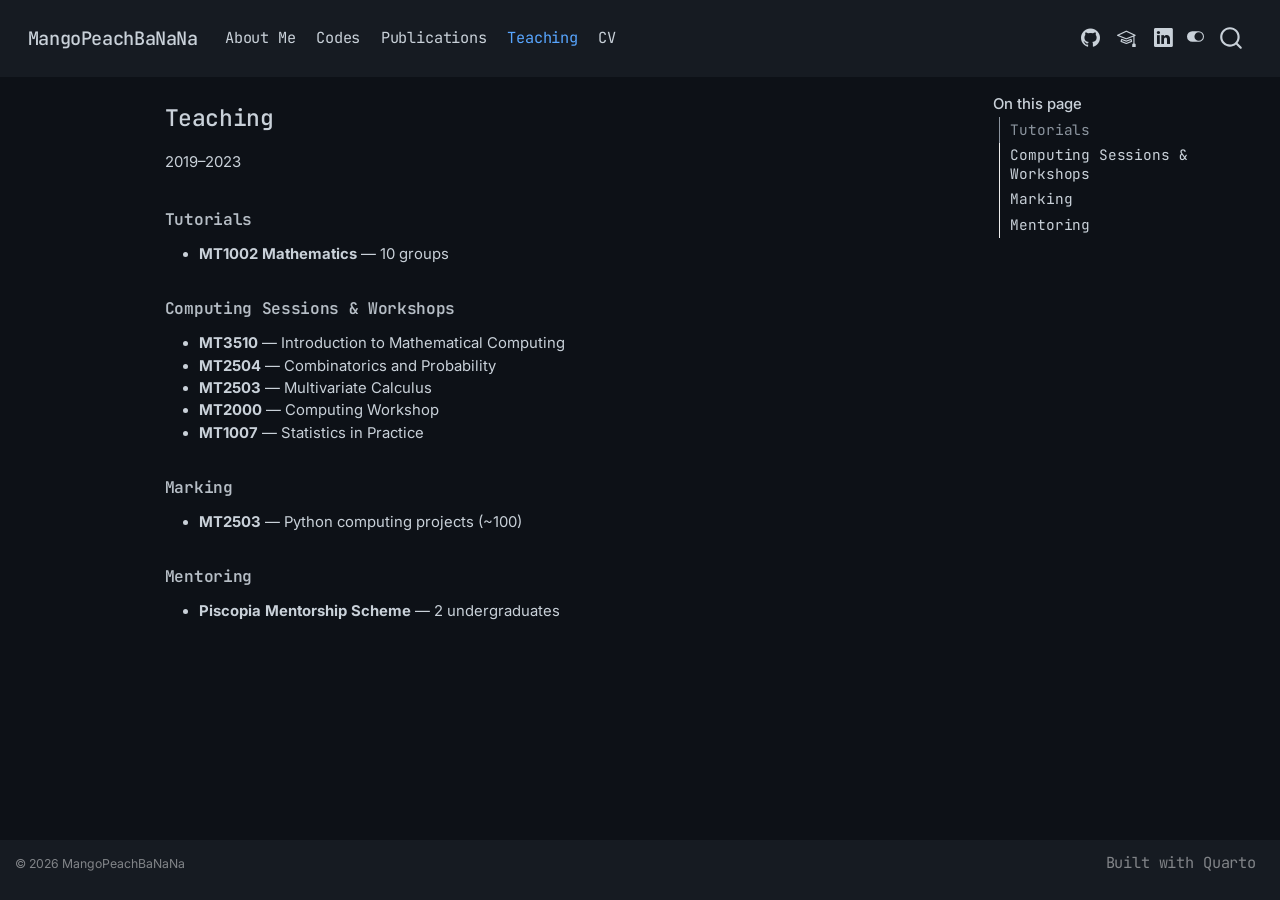
<file: docs/teaching.html>
<!DOCTYPE html>
<html xmlns="http://www.w3.org/1999/xhtml" lang="en" xml:lang="en"><head>

<meta charset="utf-8">
<meta name="generator" content="quarto-1.8.27">

<meta name="viewport" content="width=device-width, initial-scale=1.0, user-scalable=yes">


<title>Teaching – MangoPeachBaNaNa</title>
<style>
code{white-space: pre-wrap;}
span.smallcaps{font-variant: small-caps;}
div.columns{display: flex; gap: min(4vw, 1.5em);}
div.column{flex: auto; overflow-x: auto;}
div.hanging-indent{margin-left: 1.5em; text-indent: -1.5em;}
ul.task-list{list-style: none;}
ul.task-list li input[type="checkbox"] {
  width: 0.8em;
  margin: 0 0.8em 0.2em -1em; /* quarto-specific, see https://github.com/quarto-dev/quarto-cli/issues/4556 */ 
  vertical-align: middle;
}
</style>


<script src="site_libs/quarto-nav/quarto-nav.js"></script>
<script src="site_libs/quarto-nav/headroom.min.js"></script>
<script src="site_libs/clipboard/clipboard.min.js"></script>
<script src="site_libs/quarto-search/autocomplete.umd.js"></script>
<script src="site_libs/quarto-search/fuse.min.js"></script>
<script src="site_libs/quarto-search/quarto-search.js"></script>
<meta name="quarto:offset" content="./">
<script src="site_libs/quarto-html/quarto.js" type="module"></script>
<script src="site_libs/quarto-html/tabsets/tabsets.js" type="module"></script>
<script src="site_libs/quarto-html/axe/axe-check.js" type="module"></script>
<script src="site_libs/quarto-html/popper.min.js"></script>
<script src="site_libs/quarto-html/tippy.umd.min.js"></script>
<script src="site_libs/quarto-html/anchor.min.js"></script>
<link href="site_libs/quarto-html/tippy.css" rel="stylesheet">
<link href="site_libs/quarto-html/quarto-syntax-highlighting-1db93ad564941799b89f6d85020963cd.css" rel="stylesheet" class="quarto-color-scheme" id="quarto-text-highlighting-styles">
<link href="site_libs/quarto-html/quarto-syntax-highlighting-dark-fd24eeb1afc0716289c82790ee1a7115.css" rel="stylesheet" class="quarto-color-scheme quarto-color-alternate" id="quarto-text-highlighting-styles">
<script src="site_libs/bootstrap/bootstrap.min.js"></script>
<link href="site_libs/bootstrap/bootstrap-icons.css" rel="stylesheet">
<link href="site_libs/bootstrap/bootstrap-f5eb65f6535cfbf44bdd7aae90d373fe.min.css" rel="stylesheet" append-hash="true" class="quarto-color-scheme" id="quarto-bootstrap" data-mode="light">
<link href="site_libs/bootstrap/bootstrap-dark-f8e4020b0d215e789e7d30422905dccf.min.css" rel="stylesheet" append-hash="true" class="quarto-color-scheme quarto-color-alternate" id="quarto-bootstrap" data-mode="dark">
<script id="quarto-search-options" type="application/json">{
  "location": "navbar",
  "copy-button": false,
  "collapse-after": 3,
  "panel-placement": "end",
  "type": "overlay",
  "limit": 50,
  "keyboard-shortcut": [
    "f",
    "/",
    "s"
  ],
  "show-item-context": false,
  "language": {
    "search-no-results-text": "No results",
    "search-matching-documents-text": "matching documents",
    "search-copy-link-title": "Copy link to search",
    "search-hide-matches-text": "Hide additional matches",
    "search-more-match-text": "more match in this document",
    "search-more-matches-text": "more matches in this document",
    "search-clear-button-title": "Clear",
    "search-text-placeholder": "",
    "search-detached-cancel-button-title": "Cancel",
    "search-submit-button-title": "Submit",
    "search-label": "Search"
  }
}</script>
<style>html{ scroll-behavior: smooth; }</style>


<link rel="stylesheet" href="styles.css">
</head>

<body class="nav-fixed quarto-dark"><script id="quarto-html-before-body" type="application/javascript">
    const toggleBodyColorMode = (bsSheetEl) => {
      const mode = bsSheetEl.getAttribute("data-mode");
      const bodyEl = window.document.querySelector("body");
      if (mode === "dark") {
        bodyEl.classList.add("quarto-dark");
        bodyEl.classList.remove("quarto-light");
      } else {
        bodyEl.classList.add("quarto-light");
        bodyEl.classList.remove("quarto-dark");
      }
    }
    const toggleBodyColorPrimary = () => {
      const bsSheetEl = window.document.querySelector("link#quarto-bootstrap:not([rel=disabled-stylesheet])");
      if (bsSheetEl) {
        toggleBodyColorMode(bsSheetEl);
      }
    }
    const setColorSchemeToggle = (alternate) => {
      const toggles = window.document.querySelectorAll('.quarto-color-scheme-toggle');
      for (let i=0; i < toggles.length; i++) {
        const toggle = toggles[i];
        if (toggle) {
          if (alternate) {
            toggle.classList.add("alternate");
          } else {
            toggle.classList.remove("alternate");
          }
        }
      }
    };
    const toggleColorMode = (alternate) => {
      // Switch the stylesheets
      const primaryStylesheets = window.document.querySelectorAll('link.quarto-color-scheme:not(.quarto-color-alternate)');
      const alternateStylesheets = window.document.querySelectorAll('link.quarto-color-scheme.quarto-color-alternate');
      manageTransitions('#quarto-margin-sidebar .nav-link', false);
      if (alternate) {
        // note: dark is layered on light, we don't disable primary!
        enableStylesheet(alternateStylesheets);
        for (const sheetNode of alternateStylesheets) {
          if (sheetNode.id === "quarto-bootstrap") {
            toggleBodyColorMode(sheetNode);
          }
        }
      } else {
        disableStylesheet(alternateStylesheets);
        enableStylesheet(primaryStylesheets)
        toggleBodyColorPrimary();
      }
      manageTransitions('#quarto-margin-sidebar .nav-link', true);
      // Switch the toggles
      setColorSchemeToggle(alternate)
      // Hack to workaround the fact that safari doesn't
      // properly recolor the scrollbar when toggling (#1455)
      if (navigator.userAgent.indexOf('Safari') > 0 && navigator.userAgent.indexOf('Chrome') == -1) {
        manageTransitions("body", false);
        window.scrollTo(0, 1);
        setTimeout(() => {
          window.scrollTo(0, 0);
          manageTransitions("body", true);
        }, 40);
      }
    }
    const disableStylesheet = (stylesheets) => {
      for (let i=0; i < stylesheets.length; i++) {
        const stylesheet = stylesheets[i];
        stylesheet.rel = 'disabled-stylesheet';
      }
    }
    const enableStylesheet = (stylesheets) => {
      for (let i=0; i < stylesheets.length; i++) {
        const stylesheet = stylesheets[i];
        if(stylesheet.rel !== 'stylesheet') { // for Chrome, which will still FOUC without this check
          stylesheet.rel = 'stylesheet';
        }
      }
    }
    const manageTransitions = (selector, allowTransitions) => {
      const els = window.document.querySelectorAll(selector);
      for (let i=0; i < els.length; i++) {
        const el = els[i];
        if (allowTransitions) {
          el.classList.remove('notransition');
        } else {
          el.classList.add('notransition');
        }
      }
    }
    const isFileUrl = () => {
      return window.location.protocol === 'file:';
    }
    const hasAlternateSentinel = () => {
      let styleSentinel = getColorSchemeSentinel();
      if (styleSentinel !== null) {
        return styleSentinel === "alternate";
      } else {
        return false;
      }
    }
    const setStyleSentinel = (alternate) => {
      const value = alternate ? "alternate" : "default";
      if (!isFileUrl()) {
        window.localStorage.setItem("quarto-color-scheme", value);
      } else {
        localAlternateSentinel = value;
      }
    }
    const getColorSchemeSentinel = () => {
      if (!isFileUrl()) {
        const storageValue = window.localStorage.getItem("quarto-color-scheme");
        return storageValue != null ? storageValue : localAlternateSentinel;
      } else {
        return localAlternateSentinel;
      }
    }
    const toggleGiscusIfUsed = (isAlternate, darkModeDefault) => {
      const baseTheme = document.querySelector('#giscus-base-theme')?.value ?? 'light';
      const alternateTheme = document.querySelector('#giscus-alt-theme')?.value ?? 'dark';
      let newTheme = '';
      if(authorPrefersDark) {
        newTheme = isAlternate ? baseTheme : alternateTheme;
      } else {
        newTheme = isAlternate ? alternateTheme : baseTheme;
      }
      const changeGiscusTheme = () => {
        // From: https://github.com/giscus/giscus/issues/336
        const sendMessage = (message) => {
          const iframe = document.querySelector('iframe.giscus-frame');
          if (!iframe) return;
          iframe.contentWindow.postMessage({ giscus: message }, 'https://giscus.app');
        }
        sendMessage({
          setConfig: {
            theme: newTheme
          }
        });
      }
      const isGiscussLoaded = window.document.querySelector('iframe.giscus-frame') !== null;
      if (isGiscussLoaded) {
        changeGiscusTheme();
      }
    };
    const authorPrefersDark = true;
    const darkModeDefault = authorPrefersDark;
    let localAlternateSentinel = darkModeDefault ? 'alternate' : 'default';
    // Dark / light mode switch
    window.quartoToggleColorScheme = () => {
      // Read the current dark / light value
      let toAlternate = !hasAlternateSentinel();
      toggleColorMode(toAlternate);
      setStyleSentinel(toAlternate);
      toggleGiscusIfUsed(toAlternate, darkModeDefault);
      window.dispatchEvent(new Event('resize'));
    };
    // Switch to dark mode if need be
    if (hasAlternateSentinel()) {
      toggleColorMode(true);
    } else {
      toggleColorMode(false);
    }
  </script>

<div id="quarto-search-results"></div>
  <header id="quarto-header" class="headroom fixed-top">
    <nav class="navbar navbar-expand-lg " data-bs-theme="dark">
      <div class="navbar-container container-fluid">
      <div class="navbar-brand-container mx-auto">
    <a class="navbar-brand" href="./index.html">
    <span class="navbar-title">MangoPeachBaNaNa</span>
    </a>
  </div>
            <div id="quarto-search" class="" title="Search"></div>
          <button class="navbar-toggler" type="button" data-bs-toggle="collapse" data-bs-target="#navbarCollapse" aria-controls="navbarCollapse" role="menu" aria-expanded="false" aria-label="Toggle navigation" onclick="if (window.quartoToggleHeadroom) { window.quartoToggleHeadroom(); }">
  <span class="navbar-toggler-icon"></span>
</button>
          <div class="collapse navbar-collapse" id="navbarCollapse">
            <ul class="navbar-nav navbar-nav-scroll me-auto">
  <li class="nav-item">
    <a class="nav-link" href="./index.html"> 
<span class="menu-text">About Me</span></a>
  </li>  
  <li class="nav-item">
    <a class="nav-link" href="./projects.html"> 
<span class="menu-text">Codes</span></a>
  </li>  
  <li class="nav-item">
    <a class="nav-link" href="./publications.html"> 
<span class="menu-text">Publications</span></a>
  </li>  
  <li class="nav-item">
    <a class="nav-link active" href="./teaching.html" aria-current="page"> 
<span class="menu-text">Teaching</span></a>
  </li>  
  <li class="nav-item">
    <a class="nav-link" href="./CV.html"> 
<span class="menu-text">CV</span></a>
  </li>  
</ul>
            <ul class="navbar-nav navbar-nav-scroll ms-auto">
  <li class="nav-item compact">
    <a class="nav-link" href="https://github.com/MangoPeachBaNaNa"> <i class="bi bi-github" role="img">
</i> 
<span class="menu-text"></span></a>
  </li>  
  <li class="nav-item compact">
    <a class="nav-link" href="https://scholar.google.com/citations?user=-y4a2zUAAAAJ&amp;hl=en" target="_blank"> <i class="bi bi-mortarboard" role="img" aria-label="Google Scholar">
</i> 
<span class="menu-text"></span></a>
  </li>  
  <li class="nav-item compact">
    <a class="nav-link" href="https://www.linkedin.com/in/naici-guo/"> <i class="bi bi-linkedin" role="img">
</i> 
<span class="menu-text"></span></a>
  </li>  
</ul>
          </div> <!-- /navcollapse -->
            <div class="quarto-navbar-tools">
  <a href="" class="quarto-color-scheme-toggle quarto-navigation-tool  px-1" onclick="window.quartoToggleColorScheme(); return false;" title="Toggle dark mode"><i class="bi"></i></a>
</div>
      </div> <!-- /container-fluid -->
    </nav>
</header>
<!-- content -->
<div id="quarto-content" class="quarto-container page-columns page-rows-contents page-layout-article page-navbar">
<!-- sidebar -->
<!-- margin-sidebar -->
    <div id="quarto-margin-sidebar" class="sidebar margin-sidebar">
        <nav id="TOC" role="doc-toc" class="toc-active">
    <h2 id="toc-title">On this page</h2>
   
  <ul>
  <li><a href="#tutorials" id="toc-tutorials" class="nav-link active" data-scroll-target="#tutorials">Tutorials</a></li>
  <li><a href="#computing-sessions-workshops" id="toc-computing-sessions-workshops" class="nav-link" data-scroll-target="#computing-sessions-workshops">Computing Sessions &amp; Workshops</a></li>
  <li><a href="#marking" id="toc-marking" class="nav-link" data-scroll-target="#marking">Marking</a></li>
  <li><a href="#mentoring" id="toc-mentoring" class="nav-link" data-scroll-target="#mentoring">Mentoring</a></li>
  </ul>
</nav>
    </div>
<!-- main -->
<main class="content" id="quarto-document-content">


<header id="title-block-header" class="quarto-title-block default">
<div class="quarto-title">
<h1 class="title">Teaching</h1>
</div>



<div class="quarto-title-meta">

    
  
    
  </div>
  


</header>


<p>2019–2023</p>
<section id="tutorials" class="level3">
<h3 class="anchored" data-anchor-id="tutorials">Tutorials</h3>
<ul>
<li><strong>MT1002 Mathematics</strong> — 10 groups</li>
</ul>
</section>
<section id="computing-sessions-workshops" class="level3">
<h3 class="anchored" data-anchor-id="computing-sessions-workshops">Computing Sessions &amp; Workshops</h3>
<ul>
<li><strong>MT3510</strong> — Introduction to Mathematical Computing</li>
<li><strong>MT2504</strong> — Combinatorics and Probability</li>
<li><strong>MT2503</strong> — Multivariate Calculus</li>
<li><strong>MT2000</strong> — Computing Workshop</li>
<li><strong>MT1007</strong> — Statistics in Practice</li>
</ul>
</section>
<section id="marking" class="level3">
<h3 class="anchored" data-anchor-id="marking">Marking</h3>
<ul>
<li><strong>MT2503</strong> — Python computing projects (~100)</li>
</ul>
</section>
<section id="mentoring" class="level3">
<h3 class="anchored" data-anchor-id="mentoring">Mentoring</h3>
<ul>
<li><strong>Piscopia Mentorship Scheme</strong> — 2 undergraduates</li>
</ul>


</section>

</main> <!-- /main -->
<script id="quarto-html-after-body" type="application/javascript">
  window.document.addEventListener("DOMContentLoaded", function (event) {
    // Ensure there is a toggle, if there isn't float one in the top right
    if (window.document.querySelector('.quarto-color-scheme-toggle') === null) {
      const a = window.document.createElement('a');
      a.classList.add('top-right');
      a.classList.add('quarto-color-scheme-toggle');
      a.href = "";
      a.onclick = function() { try { window.quartoToggleColorScheme(); } catch {} return false; };
      const i = window.document.createElement("i");
      i.classList.add('bi');
      a.appendChild(i);
      window.document.body.appendChild(a);
    }
    setColorSchemeToggle(hasAlternateSentinel())
    const icon = "";
    const anchorJS = new window.AnchorJS();
    anchorJS.options = {
      placement: 'right',
      icon: icon
    };
    anchorJS.add('.anchored');
    const isCodeAnnotation = (el) => {
      for (const clz of el.classList) {
        if (clz.startsWith('code-annotation-')) {                     
          return true;
        }
      }
      return false;
    }
    const onCopySuccess = function(e) {
      // button target
      const button = e.trigger;
      // don't keep focus
      button.blur();
      // flash "checked"
      button.classList.add('code-copy-button-checked');
      var currentTitle = button.getAttribute("title");
      button.setAttribute("title", "Copied!");
      let tooltip;
      if (window.bootstrap) {
        button.setAttribute("data-bs-toggle", "tooltip");
        button.setAttribute("data-bs-placement", "left");
        button.setAttribute("data-bs-title", "Copied!");
        tooltip = new bootstrap.Tooltip(button, 
          { trigger: "manual", 
            customClass: "code-copy-button-tooltip",
            offset: [0, -8]});
        tooltip.show();    
      }
      setTimeout(function() {
        if (tooltip) {
          tooltip.hide();
          button.removeAttribute("data-bs-title");
          button.removeAttribute("data-bs-toggle");
          button.removeAttribute("data-bs-placement");
        }
        button.setAttribute("title", currentTitle);
        button.classList.remove('code-copy-button-checked');
      }, 1000);
      // clear code selection
      e.clearSelection();
    }
    const getTextToCopy = function(trigger) {
      const outerScaffold = trigger.parentElement.cloneNode(true);
      const codeEl = outerScaffold.querySelector('code');
      for (const childEl of codeEl.children) {
        if (isCodeAnnotation(childEl)) {
          childEl.remove();
        }
      }
      return codeEl.innerText;
    }
    const clipboard = new window.ClipboardJS('.code-copy-button:not([data-in-quarto-modal])', {
      text: getTextToCopy
    });
    clipboard.on('success', onCopySuccess);
    if (window.document.getElementById('quarto-embedded-source-code-modal')) {
      const clipboardModal = new window.ClipboardJS('.code-copy-button[data-in-quarto-modal]', {
        text: getTextToCopy,
        container: window.document.getElementById('quarto-embedded-source-code-modal')
      });
      clipboardModal.on('success', onCopySuccess);
    }
      var localhostRegex = new RegExp(/^(?:http|https):\/\/localhost\:?[0-9]*\//);
      var mailtoRegex = new RegExp(/^mailto:/);
        var filterRegex = new RegExp("https:\/\/MangoPeachBaNaNa\.github\.io");
      var isInternal = (href) => {
          return filterRegex.test(href) || localhostRegex.test(href) || mailtoRegex.test(href);
      }
      // Inspect non-navigation links and adorn them if external
     var links = window.document.querySelectorAll('a[href]:not(.nav-link):not(.navbar-brand):not(.toc-action):not(.sidebar-link):not(.sidebar-item-toggle):not(.pagination-link):not(.no-external):not([aria-hidden]):not(.dropdown-item):not(.quarto-navigation-tool):not(.about-link)');
      for (var i=0; i<links.length; i++) {
        const link = links[i];
        if (!isInternal(link.href)) {
          // undo the damage that might have been done by quarto-nav.js in the case of
          // links that we want to consider external
          if (link.dataset.originalHref !== undefined) {
            link.href = link.dataset.originalHref;
          }
        }
      }
    function tippyHover(el, contentFn, onTriggerFn, onUntriggerFn) {
      const config = {
        allowHTML: true,
        maxWidth: 500,
        delay: 100,
        arrow: false,
        appendTo: function(el) {
            return el.parentElement;
        },
        interactive: true,
        interactiveBorder: 10,
        theme: 'quarto',
        placement: 'bottom-start',
      };
      if (contentFn) {
        config.content = contentFn;
      }
      if (onTriggerFn) {
        config.onTrigger = onTriggerFn;
      }
      if (onUntriggerFn) {
        config.onUntrigger = onUntriggerFn;
      }
      window.tippy(el, config); 
    }
    const noterefs = window.document.querySelectorAll('a[role="doc-noteref"]');
    for (var i=0; i<noterefs.length; i++) {
      const ref = noterefs[i];
      tippyHover(ref, function() {
        // use id or data attribute instead here
        let href = ref.getAttribute('data-footnote-href') || ref.getAttribute('href');
        try { href = new URL(href).hash; } catch {}
        const id = href.replace(/^#\/?/, "");
        const note = window.document.getElementById(id);
        if (note) {
          return note.innerHTML;
        } else {
          return "";
        }
      });
    }
    const xrefs = window.document.querySelectorAll('a.quarto-xref');
    const processXRef = (id, note) => {
      // Strip column container classes
      const stripColumnClz = (el) => {
        el.classList.remove("page-full", "page-columns");
        if (el.children) {
          for (const child of el.children) {
            stripColumnClz(child);
          }
        }
      }
      stripColumnClz(note)
      if (id === null || id.startsWith('sec-')) {
        // Special case sections, only their first couple elements
        const container = document.createElement("div");
        if (note.children && note.children.length > 2) {
          container.appendChild(note.children[0].cloneNode(true));
          for (let i = 1; i < note.children.length; i++) {
            const child = note.children[i];
            if (child.tagName === "P" && child.innerText === "") {
              continue;
            } else {
              container.appendChild(child.cloneNode(true));
              break;
            }
          }
          if (window.Quarto?.typesetMath) {
            window.Quarto.typesetMath(container);
          }
          return container.innerHTML
        } else {
          if (window.Quarto?.typesetMath) {
            window.Quarto.typesetMath(note);
          }
          return note.innerHTML;
        }
      } else {
        // Remove any anchor links if they are present
        const anchorLink = note.querySelector('a.anchorjs-link');
        if (anchorLink) {
          anchorLink.remove();
        }
        if (window.Quarto?.typesetMath) {
          window.Quarto.typesetMath(note);
        }
        if (note.classList.contains("callout")) {
          return note.outerHTML;
        } else {
          return note.innerHTML;
        }
      }
    }
    for (var i=0; i<xrefs.length; i++) {
      const xref = xrefs[i];
      tippyHover(xref, undefined, function(instance) {
        instance.disable();
        let url = xref.getAttribute('href');
        let hash = undefined; 
        if (url.startsWith('#')) {
          hash = url;
        } else {
          try { hash = new URL(url).hash; } catch {}
        }
        if (hash) {
          const id = hash.replace(/^#\/?/, "");
          const note = window.document.getElementById(id);
          if (note !== null) {
            try {
              const html = processXRef(id, note.cloneNode(true));
              instance.setContent(html);
            } finally {
              instance.enable();
              instance.show();
            }
          } else {
            // See if we can fetch this
            fetch(url.split('#')[0])
            .then(res => res.text())
            .then(html => {
              const parser = new DOMParser();
              const htmlDoc = parser.parseFromString(html, "text/html");
              const note = htmlDoc.getElementById(id);
              if (note !== null) {
                const html = processXRef(id, note);
                instance.setContent(html);
              } 
            }).finally(() => {
              instance.enable();
              instance.show();
            });
          }
        } else {
          // See if we can fetch a full url (with no hash to target)
          // This is a special case and we should probably do some content thinning / targeting
          fetch(url)
          .then(res => res.text())
          .then(html => {
            const parser = new DOMParser();
            const htmlDoc = parser.parseFromString(html, "text/html");
            const note = htmlDoc.querySelector('main.content');
            if (note !== null) {
              // This should only happen for chapter cross references
              // (since there is no id in the URL)
              // remove the first header
              if (note.children.length > 0 && note.children[0].tagName === "HEADER") {
                note.children[0].remove();
              }
              const html = processXRef(null, note);
              instance.setContent(html);
            } 
          }).finally(() => {
            instance.enable();
            instance.show();
          });
        }
      }, function(instance) {
      });
    }
        let selectedAnnoteEl;
        const selectorForAnnotation = ( cell, annotation) => {
          let cellAttr = 'data-code-cell="' + cell + '"';
          let lineAttr = 'data-code-annotation="' +  annotation + '"';
          const selector = 'span[' + cellAttr + '][' + lineAttr + ']';
          return selector;
        }
        const selectCodeLines = (annoteEl) => {
          const doc = window.document;
          const targetCell = annoteEl.getAttribute("data-target-cell");
          const targetAnnotation = annoteEl.getAttribute("data-target-annotation");
          const annoteSpan = window.document.querySelector(selectorForAnnotation(targetCell, targetAnnotation));
          const lines = annoteSpan.getAttribute("data-code-lines").split(",");
          const lineIds = lines.map((line) => {
            return targetCell + "-" + line;
          })
          let top = null;
          let height = null;
          let parent = null;
          if (lineIds.length > 0) {
              //compute the position of the single el (top and bottom and make a div)
              const el = window.document.getElementById(lineIds[0]);
              top = el.offsetTop;
              height = el.offsetHeight;
              parent = el.parentElement.parentElement;
            if (lineIds.length > 1) {
              const lastEl = window.document.getElementById(lineIds[lineIds.length - 1]);
              const bottom = lastEl.offsetTop + lastEl.offsetHeight;
              height = bottom - top;
            }
            if (top !== null && height !== null && parent !== null) {
              // cook up a div (if necessary) and position it 
              let div = window.document.getElementById("code-annotation-line-highlight");
              if (div === null) {
                div = window.document.createElement("div");
                div.setAttribute("id", "code-annotation-line-highlight");
                div.style.position = 'absolute';
                parent.appendChild(div);
              }
              div.style.top = top - 2 + "px";
              div.style.height = height + 4 + "px";
              div.style.left = 0;
              let gutterDiv = window.document.getElementById("code-annotation-line-highlight-gutter");
              if (gutterDiv === null) {
                gutterDiv = window.document.createElement("div");
                gutterDiv.setAttribute("id", "code-annotation-line-highlight-gutter");
                gutterDiv.style.position = 'absolute';
                const codeCell = window.document.getElementById(targetCell);
                const gutter = codeCell.querySelector('.code-annotation-gutter');
                gutter.appendChild(gutterDiv);
              }
              gutterDiv.style.top = top - 2 + "px";
              gutterDiv.style.height = height + 4 + "px";
            }
            selectedAnnoteEl = annoteEl;
          }
        };
        const unselectCodeLines = () => {
          const elementsIds = ["code-annotation-line-highlight", "code-annotation-line-highlight-gutter"];
          elementsIds.forEach((elId) => {
            const div = window.document.getElementById(elId);
            if (div) {
              div.remove();
            }
          });
          selectedAnnoteEl = undefined;
        };
          // Handle positioning of the toggle
      window.addEventListener(
        "resize",
        throttle(() => {
          elRect = undefined;
          if (selectedAnnoteEl) {
            selectCodeLines(selectedAnnoteEl);
          }
        }, 10)
      );
      function throttle(fn, ms) {
      let throttle = false;
      let timer;
        return (...args) => {
          if(!throttle) { // first call gets through
              fn.apply(this, args);
              throttle = true;
          } else { // all the others get throttled
              if(timer) clearTimeout(timer); // cancel #2
              timer = setTimeout(() => {
                fn.apply(this, args);
                timer = throttle = false;
              }, ms);
          }
        };
      }
        // Attach click handler to the DT
        const annoteDls = window.document.querySelectorAll('dt[data-target-cell]');
        for (const annoteDlNode of annoteDls) {
          annoteDlNode.addEventListener('click', (event) => {
            const clickedEl = event.target;
            if (clickedEl !== selectedAnnoteEl) {
              unselectCodeLines();
              const activeEl = window.document.querySelector('dt[data-target-cell].code-annotation-active');
              if (activeEl) {
                activeEl.classList.remove('code-annotation-active');
              }
              selectCodeLines(clickedEl);
              clickedEl.classList.add('code-annotation-active');
            } else {
              // Unselect the line
              unselectCodeLines();
              clickedEl.classList.remove('code-annotation-active');
            }
          });
        }
    const findCites = (el) => {
      const parentEl = el.parentElement;
      if (parentEl) {
        const cites = parentEl.dataset.cites;
        if (cites) {
          return {
            el,
            cites: cites.split(' ')
          };
        } else {
          return findCites(el.parentElement)
        }
      } else {
        return undefined;
      }
    };
    var bibliorefs = window.document.querySelectorAll('a[role="doc-biblioref"]');
    for (var i=0; i<bibliorefs.length; i++) {
      const ref = bibliorefs[i];
      const citeInfo = findCites(ref);
      if (citeInfo) {
        tippyHover(citeInfo.el, function() {
          var popup = window.document.createElement('div');
          citeInfo.cites.forEach(function(cite) {
            var citeDiv = window.document.createElement('div');
            citeDiv.classList.add('hanging-indent');
            citeDiv.classList.add('csl-entry');
            var biblioDiv = window.document.getElementById('ref-' + cite);
            if (biblioDiv) {
              citeDiv.innerHTML = biblioDiv.innerHTML;
            }
            popup.appendChild(citeDiv);
          });
          return popup.innerHTML;
        });
      }
    }
  });
  </script>
</div> <!-- /content -->
<footer class="footer">
  <div class="nav-footer">
    <div class="nav-footer-left">
<p>© 2026 MangoPeachBaNaNa</p>
</div>   
    <div class="nav-footer-center">
      &nbsp;
    </div>
    <div class="nav-footer-right">
      <ul class="footer-items list-unstyled">
    <li class="nav-item">
    <a class="nav-link" href="https://quarto.org">
<p>Built with Quarto</p>
</a>
  </li>  
</ul>
    </div>
  </div>
</footer>




<script src="site_libs/quarto-html/zenscroll-min.js"></script>
</body></html>
</file>
<file: site_libs/quarto-html/tippy.css>
.tippy-box[data-animation=fade][data-state=hidden]{opacity:0}[data-tippy-root]{max-width:calc(100vw - 10px)}.tippy-box{position:relative;background-color:#333;color:#fff;border-radius:4px;font-size:14px;line-height:1.4;white-space:normal;outline:0;transition-property:transform,visibility,opacity}.tippy-box[data-placement^=top]>.tippy-arrow{bottom:0}.tippy-box[data-placement^=top]>.tippy-arrow:before{bottom:-7px;left:0;border-width:8px 8px 0;border-top-color:initial;transform-origin:center top}.tippy-box[data-placement^=bottom]>.tippy-arrow{top:0}.tippy-box[data-placement^=bottom]>.tippy-arrow:before{top:-7px;left:0;border-width:0 8px 8px;border-bottom-color:initial;transform-origin:center bottom}.tippy-box[data-placement^=left]>.tippy-arrow{right:0}.tippy-box[data-placement^=left]>.tippy-arrow:before{border-width:8px 0 8px 8px;border-left-color:initial;right:-7px;transform-origin:center left}.tippy-box[data-placement^=right]>.tippy-arrow{left:0}.tippy-box[data-placement^=right]>.tippy-arrow:before{left:-7px;border-width:8px 8px 8px 0;border-right-color:initial;transform-origin:center right}.tippy-box[data-inertia][data-state=visible]{transition-timing-function:cubic-bezier(.54,1.5,.38,1.11)}.tippy-arrow{width:16px;height:16px;color:#333}.tippy-arrow:before{content:"";position:absolute;border-color:transparent;border-style:solid}.tippy-content{position:relative;padding:5px 9px;z-index:1}
</file>
<file: site_libs/quarto-html/quarto-syntax-highlighting-1db93ad564941799b89f6d85020963cd.css>
/* quarto syntax highlight colors */
:root {
  --quarto-hl-ot-color: #003B4F;
  --quarto-hl-at-color: #657422;
  --quarto-hl-ss-color: #20794D;
  --quarto-hl-an-color: #5E5E5E;
  --quarto-hl-fu-color: #4758AB;
  --quarto-hl-st-color: #20794D;
  --quarto-hl-cf-color: #003B4F;
  --quarto-hl-op-color: #5E5E5E;
  --quarto-hl-er-color: #AD0000;
  --quarto-hl-bn-color: #AD0000;
  --quarto-hl-al-color: #AD0000;
  --quarto-hl-va-color: #111111;
  --quarto-hl-bu-color: inherit;
  --quarto-hl-ex-color: inherit;
  --quarto-hl-pp-color: #AD0000;
  --quarto-hl-in-color: #5E5E5E;
  --quarto-hl-vs-color: #20794D;
  --quarto-hl-wa-color: #5E5E5E;
  --quarto-hl-do-color: #5E5E5E;
  --quarto-hl-im-color: #00769E;
  --quarto-hl-ch-color: #20794D;
  --quarto-hl-dt-color: #AD0000;
  --quarto-hl-fl-color: #AD0000;
  --quarto-hl-co-color: #5E5E5E;
  --quarto-hl-cv-color: #5E5E5E;
  --quarto-hl-cn-color: #8f5902;
  --quarto-hl-sc-color: #5E5E5E;
  --quarto-hl-dv-color: #AD0000;
  --quarto-hl-kw-color: #003B4F;
}

/* other quarto variables */
:root {
  --quarto-font-monospace: "JetBrains Mono", "Fira Code", "SF Mono", Menlo, Monaco, "Cascadia Code", monospace;
}

/* syntax highlight based on Pandoc's rules */
pre > code.sourceCode > span {
  color: #003B4F;
}

code.sourceCode > span {
  color: #003B4F;
}

div.sourceCode,
div.sourceCode pre.sourceCode {
  color: #003B4F;
}

/* Normal */
code span {
  color: #003B4F;
}

/* Alert */
code span.al {
  color: #AD0000;
  font-style: inherit;
}

/* Annotation */
code span.an {
  color: #5E5E5E;
  font-style: inherit;
}

/* Attribute */
code span.at {
  color: #657422;
  font-style: inherit;
}

/* BaseN */
code span.bn {
  color: #AD0000;
  font-style: inherit;
}

/* BuiltIn */
code span.bu {
  font-style: inherit;
}

/* ControlFlow */
code span.cf {
  color: #003B4F;
  font-weight: bold;
  font-style: inherit;
}

/* Char */
code span.ch {
  color: #20794D;
  font-style: inherit;
}

/* Constant */
code span.cn {
  color: #8f5902;
  font-style: inherit;
}

/* Comment */
code span.co {
  color: #5E5E5E;
  font-style: inherit;
}

/* CommentVar */
code span.cv {
  color: #5E5E5E;
  font-style: italic;
}

/* Documentation */
code span.do {
  color: #5E5E5E;
  font-style: italic;
}

/* DataType */
code span.dt {
  color: #AD0000;
  font-style: inherit;
}

/* DecVal */
code span.dv {
  color: #AD0000;
  font-style: inherit;
}

/* Error */
code span.er {
  color: #AD0000;
  font-style: inherit;
}

/* Extension */
code span.ex {
  font-style: inherit;
}

/* Float */
code span.fl {
  color: #AD0000;
  font-style: inherit;
}

/* Function */
code span.fu {
  color: #4758AB;
  font-style: inherit;
}

/* Import */
code span.im {
  color: #00769E;
  font-style: inherit;
}

/* Information */
code span.in {
  color: #5E5E5E;
  font-style: inherit;
}

/* Keyword */
code span.kw {
  color: #003B4F;
  font-weight: bold;
  font-style: inherit;
}

/* Operator */
code span.op {
  color: #5E5E5E;
  font-style: inherit;
}

/* Other */
code span.ot {
  color: #003B4F;
  font-style: inherit;
}

/* Preprocessor */
code span.pp {
  color: #AD0000;
  font-style: inherit;
}

/* SpecialChar */
code span.sc {
  color: #5E5E5E;
  font-style: inherit;
}

/* SpecialString */
code span.ss {
  color: #20794D;
  font-style: inherit;
}

/* String */
code span.st {
  color: #20794D;
  font-style: inherit;
}

/* Variable */
code span.va {
  color: #111111;
  font-style: inherit;
}

/* VerbatimString */
code span.vs {
  color: #20794D;
  font-style: inherit;
}

/* Warning */
code span.wa {
  color: #5E5E5E;
  font-style: italic;
}

.prevent-inlining {
  content: "</";
}

/*# sourceMappingURL=b599245d8ca571098735b6fdb54941fa.css.map */
</file>
<file: site_libs/quarto-html/quarto-syntax-highlighting-dark-fd24eeb1afc0716289c82790ee1a7115.css>
/* quarto syntax highlight colors */
:root {
  --quarto-hl-al-color: #f07178;
  --quarto-hl-an-color: #d4d0ab;
  --quarto-hl-at-color: #00e0e0;
  --quarto-hl-bn-color: #d4d0ab;
  --quarto-hl-bu-color: #abe338;
  --quarto-hl-ch-color: #abe338;
  --quarto-hl-co-color: #f8f8f2;
  --quarto-hl-cv-color: #ffd700;
  --quarto-hl-cn-color: #ffd700;
  --quarto-hl-cf-color: #ffa07a;
  --quarto-hl-dt-color: #ffa07a;
  --quarto-hl-dv-color: #d4d0ab;
  --quarto-hl-do-color: #f8f8f2;
  --quarto-hl-er-color: #f07178;
  --quarto-hl-ex-color: #00e0e0;
  --quarto-hl-fl-color: #d4d0ab;
  --quarto-hl-fu-color: #ffa07a;
  --quarto-hl-im-color: #abe338;
  --quarto-hl-in-color: #d4d0ab;
  --quarto-hl-kw-color: #ffa07a;
  --quarto-hl-op-color: #ffa07a;
  --quarto-hl-ot-color: #00e0e0;
  --quarto-hl-pp-color: #dcc6e0;
  --quarto-hl-re-color: #00e0e0;
  --quarto-hl-sc-color: #abe338;
  --quarto-hl-ss-color: #abe338;
  --quarto-hl-st-color: #abe338;
  --quarto-hl-va-color: #00e0e0;
  --quarto-hl-vs-color: #abe338;
  --quarto-hl-wa-color: #dcc6e0;
}

/* other quarto variables */
:root {
  --quarto-font-monospace: "JetBrains Mono", "Fira Code", "SF Mono", Menlo, Monaco, "Cascadia Code", monospace;
}

/* syntax highlight based on Pandoc's rules */
pre > code.sourceCode > span {
  color: #f8f8f2;
}

code.sourceCode > span {
  color: #f8f8f2;
}

div.sourceCode,
div.sourceCode pre.sourceCode {
  color: #f8f8f2;
}

/* Normal */
code span {
  color: #f8f8f2;
}

/* Alert */
code span.al {
  color: #f07178;
}

/* Annotation */
code span.an {
  color: #d4d0ab;
}

/* Attribute */
code span.at {
  color: #00e0e0;
}

/* BaseN */
code span.bn {
  color: #d4d0ab;
}

/* BuiltIn */
code span.bu {
  color: #abe338;
}

/* ControlFlow */
code span.cf {
  font-weight: bold;
  color: #ffa07a;
}

/* Char */
code span.ch {
  color: #abe338;
}

/* Constant */
code span.cn {
  color: #ffd700;
}

/* Comment */
code span.co {
  font-style: italic;
  color: #f8f8f2;
}

/* CommentVar */
code span.cv {
  color: #ffd700;
}

/* Documentation */
code span.do {
  color: #f8f8f2;
}

/* DataType */
code span.dt {
  color: #ffa07a;
}

/* DecVal */
code span.dv {
  color: #d4d0ab;
}

/* Error */
code span.er {
  color: #f07178;
  text-decoration: underline;
}

/* Extension */
code span.ex {
  font-weight: bold;
  color: #00e0e0;
}

/* Float */
code span.fl {
  color: #d4d0ab;
}

/* Function */
code span.fu {
  color: #ffa07a;
}

/* Import */
code span.im {
  color: #abe338;
}

/* Information */
code span.in {
  color: #d4d0ab;
}

/* Keyword */
code span.kw {
  font-weight: bold;
  color: #ffa07a;
}

/* Operator */
code span.op {
  color: #ffa07a;
}

/* Other */
code span.ot {
  color: #00e0e0;
}

/* Preprocessor */
code span.pp {
  color: #dcc6e0;
}

/* RegionMarker */
code span.re {
  background-color: #f8f8f2;
  color: #00e0e0;
}

/* SpecialChar */
code span.sc {
  color: #abe338;
}

/* SpecialString */
code span.ss {
  color: #abe338;
}

/* String */
code span.st {
  color: #abe338;
}

/* Variable */
code span.va {
  color: #00e0e0;
}

/* VerbatimString */
code span.vs {
  color: #abe338;
}

/* Warning */
code span.wa {
  color: #dcc6e0;
}

.prevent-inlining {
  content: "</";
}

/*# sourceMappingURL=116cc415778831388eb314620bc0ac50.css.map */
</file>
<file: styles.css>
/* css styles */
</file>
<file: docs/site_libs/quarto-html/tippy.css>
.tippy-box[data-animation=fade][data-state=hidden]{opacity:0}[data-tippy-root]{max-width:calc(100vw - 10px)}.tippy-box{position:relative;background-color:#333;color:#fff;border-radius:4px;font-size:14px;line-height:1.4;white-space:normal;outline:0;transition-property:transform,visibility,opacity}.tippy-box[data-placement^=top]>.tippy-arrow{bottom:0}.tippy-box[data-placement^=top]>.tippy-arrow:before{bottom:-7px;left:0;border-width:8px 8px 0;border-top-color:initial;transform-origin:center top}.tippy-box[data-placement^=bottom]>.tippy-arrow{top:0}.tippy-box[data-placement^=bottom]>.tippy-arrow:before{top:-7px;left:0;border-width:0 8px 8px;border-bottom-color:initial;transform-origin:center bottom}.tippy-box[data-placement^=left]>.tippy-arrow{right:0}.tippy-box[data-placement^=left]>.tippy-arrow:before{border-width:8px 0 8px 8px;border-left-color:initial;right:-7px;transform-origin:center left}.tippy-box[data-placement^=right]>.tippy-arrow{left:0}.tippy-box[data-placement^=right]>.tippy-arrow:before{left:-7px;border-width:8px 8px 8px 0;border-right-color:initial;transform-origin:center right}.tippy-box[data-inertia][data-state=visible]{transition-timing-function:cubic-bezier(.54,1.5,.38,1.11)}.tippy-arrow{width:16px;height:16px;color:#333}.tippy-arrow:before{content:"";position:absolute;border-color:transparent;border-style:solid}.tippy-content{position:relative;padding:5px 9px;z-index:1}
</file>
<file: docs/site_libs/quarto-html/quarto-syntax-highlighting-1db93ad564941799b89f6d85020963cd.css>
/* quarto syntax highlight colors */
:root {
  --quarto-hl-ot-color: #003B4F;
  --quarto-hl-at-color: #657422;
  --quarto-hl-ss-color: #20794D;
  --quarto-hl-an-color: #5E5E5E;
  --quarto-hl-fu-color: #4758AB;
  --quarto-hl-st-color: #20794D;
  --quarto-hl-cf-color: #003B4F;
  --quarto-hl-op-color: #5E5E5E;
  --quarto-hl-er-color: #AD0000;
  --quarto-hl-bn-color: #AD0000;
  --quarto-hl-al-color: #AD0000;
  --quarto-hl-va-color: #111111;
  --quarto-hl-bu-color: inherit;
  --quarto-hl-ex-color: inherit;
  --quarto-hl-pp-color: #AD0000;
  --quarto-hl-in-color: #5E5E5E;
  --quarto-hl-vs-color: #20794D;
  --quarto-hl-wa-color: #5E5E5E;
  --quarto-hl-do-color: #5E5E5E;
  --quarto-hl-im-color: #00769E;
  --quarto-hl-ch-color: #20794D;
  --quarto-hl-dt-color: #AD0000;
  --quarto-hl-fl-color: #AD0000;
  --quarto-hl-co-color: #5E5E5E;
  --quarto-hl-cv-color: #5E5E5E;
  --quarto-hl-cn-color: #8f5902;
  --quarto-hl-sc-color: #5E5E5E;
  --quarto-hl-dv-color: #AD0000;
  --quarto-hl-kw-color: #003B4F;
}

/* other quarto variables */
:root {
  --quarto-font-monospace: "JetBrains Mono", "Fira Code", "SF Mono", Menlo, Monaco, "Cascadia Code", monospace;
}

/* syntax highlight based on Pandoc's rules */
pre > code.sourceCode > span {
  color: #003B4F;
}

code.sourceCode > span {
  color: #003B4F;
}

div.sourceCode,
div.sourceCode pre.sourceCode {
  color: #003B4F;
}

/* Normal */
code span {
  color: #003B4F;
}

/* Alert */
code span.al {
  color: #AD0000;
  font-style: inherit;
}

/* Annotation */
code span.an {
  color: #5E5E5E;
  font-style: inherit;
}

/* Attribute */
code span.at {
  color: #657422;
  font-style: inherit;
}

/* BaseN */
code span.bn {
  color: #AD0000;
  font-style: inherit;
}

/* BuiltIn */
code span.bu {
  font-style: inherit;
}

/* ControlFlow */
code span.cf {
  color: #003B4F;
  font-weight: bold;
  font-style: inherit;
}

/* Char */
code span.ch {
  color: #20794D;
  font-style: inherit;
}

/* Constant */
code span.cn {
  color: #8f5902;
  font-style: inherit;
}

/* Comment */
code span.co {
  color: #5E5E5E;
  font-style: inherit;
}

/* CommentVar */
code span.cv {
  color: #5E5E5E;
  font-style: italic;
}

/* Documentation */
code span.do {
  color: #5E5E5E;
  font-style: italic;
}

/* DataType */
code span.dt {
  color: #AD0000;
  font-style: inherit;
}

/* DecVal */
code span.dv {
  color: #AD0000;
  font-style: inherit;
}

/* Error */
code span.er {
  color: #AD0000;
  font-style: inherit;
}

/* Extension */
code span.ex {
  font-style: inherit;
}

/* Float */
code span.fl {
  color: #AD0000;
  font-style: inherit;
}

/* Function */
code span.fu {
  color: #4758AB;
  font-style: inherit;
}

/* Import */
code span.im {
  color: #00769E;
  font-style: inherit;
}

/* Information */
code span.in {
  color: #5E5E5E;
  font-style: inherit;
}

/* Keyword */
code span.kw {
  color: #003B4F;
  font-weight: bold;
  font-style: inherit;
}

/* Operator */
code span.op {
  color: #5E5E5E;
  font-style: inherit;
}

/* Other */
code span.ot {
  color: #003B4F;
  font-style: inherit;
}

/* Preprocessor */
code span.pp {
  color: #AD0000;
  font-style: inherit;
}

/* SpecialChar */
code span.sc {
  color: #5E5E5E;
  font-style: inherit;
}

/* SpecialString */
code span.ss {
  color: #20794D;
  font-style: inherit;
}

/* String */
code span.st {
  color: #20794D;
  font-style: inherit;
}

/* Variable */
code span.va {
  color: #111111;
  font-style: inherit;
}

/* VerbatimString */
code span.vs {
  color: #20794D;
  font-style: inherit;
}

/* Warning */
code span.wa {
  color: #5E5E5E;
  font-style: italic;
}

.prevent-inlining {
  content: "</";
}

/*# sourceMappingURL=b599245d8ca571098735b6fdb54941fa.css.map */
</file>
<file: docs/site_libs/quarto-html/quarto-syntax-highlighting-dark-fd24eeb1afc0716289c82790ee1a7115.css>
/* quarto syntax highlight colors */
:root {
  --quarto-hl-al-color: #f07178;
  --quarto-hl-an-color: #d4d0ab;
  --quarto-hl-at-color: #00e0e0;
  --quarto-hl-bn-color: #d4d0ab;
  --quarto-hl-bu-color: #abe338;
  --quarto-hl-ch-color: #abe338;
  --quarto-hl-co-color: #f8f8f2;
  --quarto-hl-cv-color: #ffd700;
  --quarto-hl-cn-color: #ffd700;
  --quarto-hl-cf-color: #ffa07a;
  --quarto-hl-dt-color: #ffa07a;
  --quarto-hl-dv-color: #d4d0ab;
  --quarto-hl-do-color: #f8f8f2;
  --quarto-hl-er-color: #f07178;
  --quarto-hl-ex-color: #00e0e0;
  --quarto-hl-fl-color: #d4d0ab;
  --quarto-hl-fu-color: #ffa07a;
  --quarto-hl-im-color: #abe338;
  --quarto-hl-in-color: #d4d0ab;
  --quarto-hl-kw-color: #ffa07a;
  --quarto-hl-op-color: #ffa07a;
  --quarto-hl-ot-color: #00e0e0;
  --quarto-hl-pp-color: #dcc6e0;
  --quarto-hl-re-color: #00e0e0;
  --quarto-hl-sc-color: #abe338;
  --quarto-hl-ss-color: #abe338;
  --quarto-hl-st-color: #abe338;
  --quarto-hl-va-color: #00e0e0;
  --quarto-hl-vs-color: #abe338;
  --quarto-hl-wa-color: #dcc6e0;
}

/* other quarto variables */
:root {
  --quarto-font-monospace: "JetBrains Mono", "Fira Code", "SF Mono", Menlo, Monaco, "Cascadia Code", monospace;
}

/* syntax highlight based on Pandoc's rules */
pre > code.sourceCode > span {
  color: #f8f8f2;
}

code.sourceCode > span {
  color: #f8f8f2;
}

div.sourceCode,
div.sourceCode pre.sourceCode {
  color: #f8f8f2;
}

/* Normal */
code span {
  color: #f8f8f2;
}

/* Alert */
code span.al {
  color: #f07178;
}

/* Annotation */
code span.an {
  color: #d4d0ab;
}

/* Attribute */
code span.at {
  color: #00e0e0;
}

/* BaseN */
code span.bn {
  color: #d4d0ab;
}

/* BuiltIn */
code span.bu {
  color: #abe338;
}

/* ControlFlow */
code span.cf {
  font-weight: bold;
  color: #ffa07a;
}

/* Char */
code span.ch {
  color: #abe338;
}

/* Constant */
code span.cn {
  color: #ffd700;
}

/* Comment */
code span.co {
  font-style: italic;
  color: #f8f8f2;
}

/* CommentVar */
code span.cv {
  color: #ffd700;
}

/* Documentation */
code span.do {
  color: #f8f8f2;
}

/* DataType */
code span.dt {
  color: #ffa07a;
}

/* DecVal */
code span.dv {
  color: #d4d0ab;
}

/* Error */
code span.er {
  color: #f07178;
  text-decoration: underline;
}

/* Extension */
code span.ex {
  font-weight: bold;
  color: #00e0e0;
}

/* Float */
code span.fl {
  color: #d4d0ab;
}

/* Function */
code span.fu {
  color: #ffa07a;
}

/* Import */
code span.im {
  color: #abe338;
}

/* Information */
code span.in {
  color: #d4d0ab;
}

/* Keyword */
code span.kw {
  font-weight: bold;
  color: #ffa07a;
}

/* Operator */
code span.op {
  color: #ffa07a;
}

/* Other */
code span.ot {
  color: #00e0e0;
}

/* Preprocessor */
code span.pp {
  color: #dcc6e0;
}

/* RegionMarker */
code span.re {
  background-color: #f8f8f2;
  color: #00e0e0;
}

/* SpecialChar */
code span.sc {
  color: #abe338;
}

/* SpecialString */
code span.ss {
  color: #abe338;
}

/* String */
code span.st {
  color: #abe338;
}

/* Variable */
code span.va {
  color: #00e0e0;
}

/* VerbatimString */
code span.vs {
  color: #abe338;
}

/* Warning */
code span.wa {
  color: #dcc6e0;
}

.prevent-inlining {
  content: "</";
}

/*# sourceMappingURL=116cc415778831388eb314620bc0ac50.css.map */
</file>
<file: docs/styles.css>
/* css styles */
</file>
